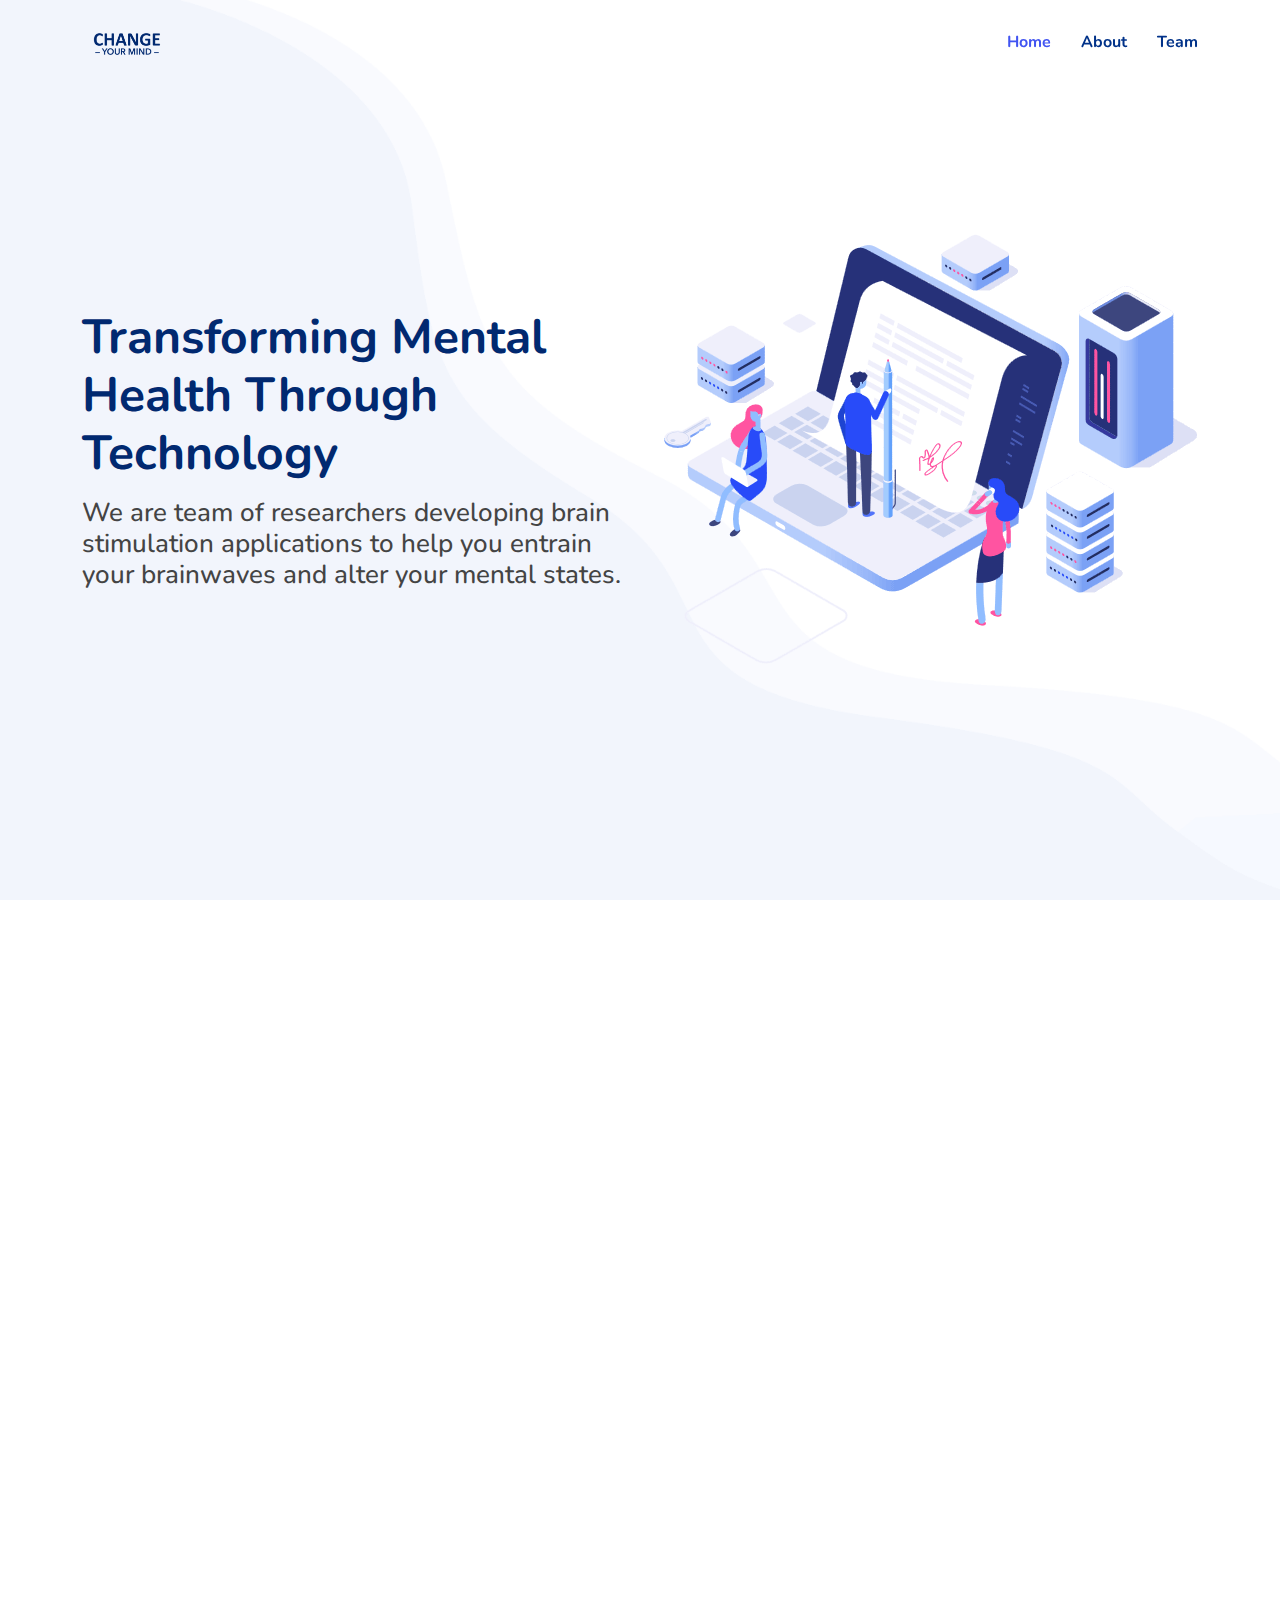
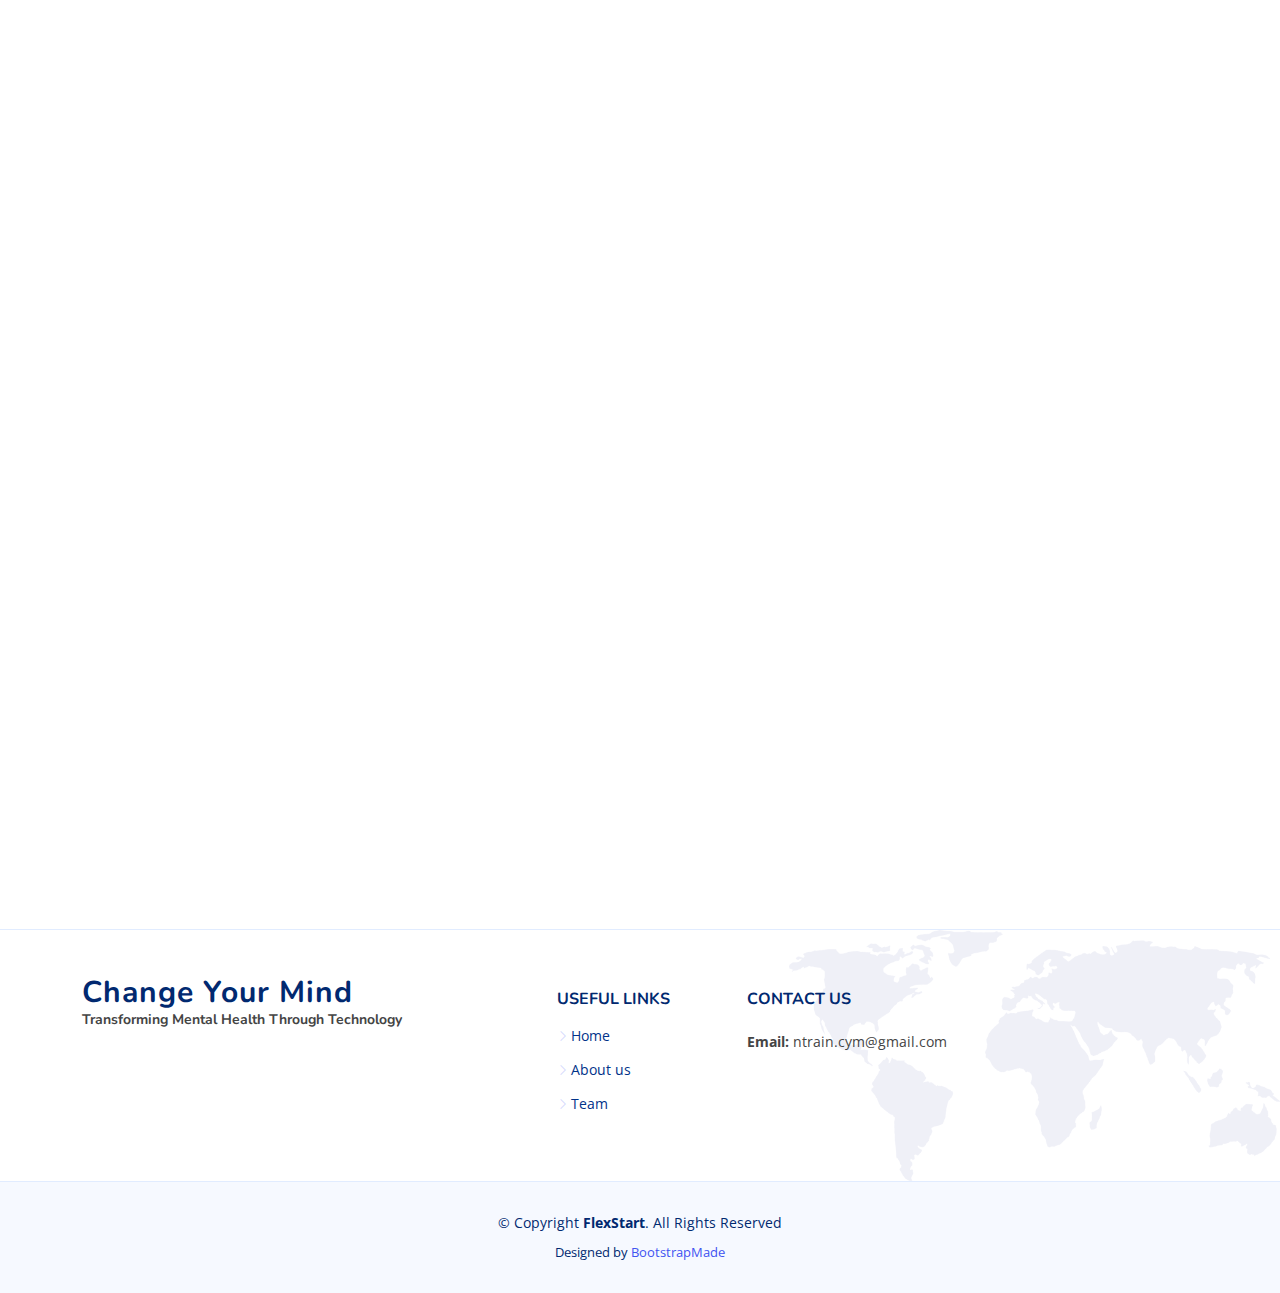
<file: index.html>
<!DOCTYPE html>
<html lang="en">

<head>
  <meta charset="utf-8">
  <meta content="width=device-width, initial-scale=1.0" name="viewport">

  <title>Change Your Mind</title>
  <meta content="" name="description">
  <meta content="" name="keywords">

  <!-- Favicons -->
  <link href="assets/img/favicon.ico" rel="icon">
  <link href="assets/img/apple-touch-icon.png" rel="apple-touch-icon">

  <!-- Google Fonts -->
  <link href="https://fonts.googleapis.com/css?family=Open+Sans:300,300i,400,400i,600,600i,700,700i|Nunito:300,300i,400,400i,600,600i,700,700i|Poppins:300,300i,400,400i,500,500i,600,600i,700,700i" rel="stylesheet">

  <!-- Vendor CSS Files -->
  <link href="assets/vendor/aos/aos.css" rel="stylesheet">
  <link href="assets/vendor/bootstrap/css/bootstrap.min.css" rel="stylesheet">
  <link href="assets/vendor/bootstrap-icons/bootstrap-icons.css" rel="stylesheet">
  <link href="assets/vendor/glightbox/css/glightbox.min.css" rel="stylesheet">
  <link href="assets/vendor/remixicon/remixicon.css" rel="stylesheet">
  <link href="assets/vendor/swiper/swiper-bundle.min.css" rel="stylesheet">

  <!-- Template Main CSS File -->
  <link href="assets/css/style.css" rel="stylesheet">

  <!-- =======================================================
  * Template Name: FlexStart
  * Updated: Jan 09 2024 with Bootstrap v5.3.2
  * Template URL: https://bootstrapmade.com/flexstart-bootstrap-startup-template/
  * Author: BootstrapMade.com
  * License: https://bootstrapmade.com/license/
  ======================================================== -->
</head>

<body>

  <!-- ======= Header ======= -->
  <header id="header" class="header fixed-top">
    <div class="container-fluid container-xl d-flex align-items-center justify-content-between">

      <a href="index.html" class="logo d-flex align-items-center">
        <img src="assets/img/cym.png" alt="">
        <!--<span>Change Your Mind</span>-->
      </a>

      <nav id="navbar" class="navbar">
        <ul>
          <li><a class="nav-link scrollto active" href="#hero">Home</a></li>
          <li><a class="nav-link scrollto" href="#about">About</a></li>
          <!-- <li><a class="nav-link scrollto" href="#services">Services</a></li>-->
          <!-- <li><a class="nav-link scrollto" href="#portfolio">Portfolio</a></li>-->
          <li><a class="nav-link scrollto" href="#team">Team</a></li>
          <!-- <li><a href="blog.html">Blog</a></li>-->
          <!--
          <li class="dropdown"><a href="#"><span>Drop Down</span> <i class="bi bi-chevron-down"></i></a>
            <ul>
              <li><a href="#">Drop Down 1</a></li>
              <li class="dropdown"><a href="#"><span>Deep Drop Down</span> <i class="bi bi-chevron-right"></i></a>
                <ul>
                  <li><a href="#">Deep Drop Down 1</a></li>
                  <li><a href="#">Deep Drop Down 2</a></li>
                  <li><a href="#">Deep Drop Down 3</a></li>
                  <li><a href="#">Deep Drop Down 4</a></li>
                  <li><a href="#">Deep Drop Down 5</a></li>
                </ul>
              </li>
              <li><a href="#">Drop Down 2</a></li>
              <li><a href="#">Drop Down 3</a></li>
              <li><a href="#">Drop Down 4</a></li>
            </ul>
          </li>

          <li class="dropdown megamenu"><a href="#"><span>Mega Menu</span> <i class="bi bi-chevron-down"></i></a>
            <ul>
              <li>
                <a href="#">Column 1 link 1</a>
                <a href="#">Column 1 link 2</a>
                <a href="#">Column 1 link 3</a>
              </li>
              <li>
                <a href="#">Column 2 link 1</a>
                <a href="#">Column 2 link 2</a>
                <a href="#">Column 3 link 3</a>
              </li>
              <li>
                <a href="#">Column 3 link 1</a>
                <a href="#">Column 3 link 2</a>
                <a href="#">Column 3 link 3</a>
              </li>
              <li>
                <a href="#">Column 4 link 1</a>
                <a href="#">Column 4 link 2</a>
                <a href="#">Column 4 link 3</a>
              </li>
            </ul>
          </li>
          

          <li><a class="nav-link scrollto" href="#contact">Contact</a></li>-->
          <!--<li><a class="getstarted scrollto" href="#about">Get Started</a></li>-->
        </ul>
        <i class="bi bi-list mobile-nav-toggle"></i>
      </nav><!-- .navbar -->

    </div>
  </header><!-- End Header -->

  <!-- ======= Hero Section ======= -->
  <section id="hero" class="hero d-flex align-items-center">

    <div class="container">
      <div class="row">
        <div class="col-lg-6 d-flex flex-column justify-content-center">
          <h1 data-aos="fade-up">Transforming Mental Health Through Technology</h1>
          <h2 data-aos="fade-up" data-aos-delay="400">We are team of researchers developing brain stimulation applications to help you entrain your brainwaves and alter your mental states.</h2>
          <!--<div data-aos="fade-up" data-aos-delay="600">
            <div class="text-center text-lg-start">
              <a href="#about" class="btn-get-started scrollto d-inline-flex align-items-center justify-content-center align-self-center">
                <span>Get Started</span>
                <i class="bi bi-arrow-right"></i>
              </a>
            </div>
          </div>-->
        </div>
        <div class="col-lg-6 hero-img" data-aos="zoom-out" data-aos-delay="200">
          <img src="assets/img/hero-img.png" class="img-fluid" alt="">
        </div>
      </div>
    </div>

  </section><!-- End Hero -->

  <main id="main">
    <!-- ======= About Section ======= -->
    <section id="about" class="about">

      <div class="container" data-aos="fade-up">
        <div class="row gx-0">

          <div class="col-lg-6 d-flex flex-column justify-content-center" data-aos="fade-up" data-aos-delay="200">
            <div class="content">
              <h3>Who We Are</h3>
              <h2>Step into a New Reality of Mental Well-being</h2>
              <p>
                At <b><i>Change Your Mind</i></b>, we're pioneering the intersection of technology and wellness. Founded by a team of passionate innovators, advised by academic neuroscience and neurology researchers, our mission is to harness the power of technology to revolutionize how we approach mental wellness. Our cutting-edge app, <b><i>N-Train</i></b>, offers a unique experience that entrains a client's brainwaves to produce positive changes in mental states, enhancing overall well-being and <i>dialing up</i> desired states.
              </p>
              <!--<div class="text-center text-lg-start">
                <a href="#" class="btn-read-more d-inline-flex align-items-center justify-content-center align-self-center">
                  <span>Read More</span>
                  <i class="bi bi-arrow-right"></i>
                </a>
              </div>-->
            </div>
          </div>

          <div class="col-lg-6 d-flex align-items-center" data-aos="zoom-out" data-aos-delay="200">
            <img src="assets/img/features.png" class="img-fluid" alt="">
          </div>

        </div>
      </div>

    </section><!-- End About Section -->

    <!-- ======= Team Section ======= -->
    <section id="team" class="team">

      <div class="container" data-aos="fade-up">

        <header class="section-header">
          <h2>Team</h2>
          <p>Our hardworking team</p>
        </header>

        <div class="row gy-4">

          <div class="col-lg-4 col-md-12 d-flex align-items-stretch" data-aos="fade-up" data-aos-delay="100">
            <div class="member">
              <div class="member-img">
                <img src="assets/img/team/frank_resized.png" class="img-fluid" alt="">
              </div>
              <div class="member-info">
                <h4>Dr. Franklin Tall</h4>
                <span>President</span>
                <p>Our president is a distinguished mathematical researcher in set theory and set-theoretic at the University of Toronto with an impressive portfolio of authored papers. Frank's interests extend beyond mathematics; he has a keen interest in the psychology of teaching and learning, as well as complementary and alternative medicine. As a testament to his diverse expertise, he is not only a certified Master Practitioner of Neurolinguistic Programming and a Reiki Master but also trained in hypnotherapy, and has published contributions to Nursing Science. His multifaceted background and commitment to research and holistic practices make him an exemplary leader for our venture in health-tech innovation.</p>
              </div>
            </div>
          </div>

          <div class="col-lg-4 col-md-12 d-flex align-items-stretch" data-aos="fade-up" data-aos-delay="200">
            <div class="member">
              <div class="member-img">
                <img src="assets/img/team/fernando_resized.png" class="img-fluid" alt="">
              </div>
              <div class="member-info">
                <h4>Fernando Yánez</h4>
                <span>Business Officer</span>
                <p>Our Business Officer, a former software engineer at Microsoft and a current doctoral student at the University of Toronto, brings a unique blend of technical expertise and collaborative spirit to our team. His successful venture into patent creation, resulting in three patents in less than two years, is a testament to his ability to translate complex ideas into accessible concepts. This skill was honed through extensive collaboration with diverse teams, emphasizing the value he places on multidisciplinary approaches. His transition to Applied Machine Learning and Human-Computer Interaction research within the University further solidified his commitment to fostering collaboration within innovation.</p>
              </div>
            </div>
          </div>

          <div class="col-lg-4 col-md-12 d-flex align-items-stretch" data-aos="fade-up" data-aos-delay="300">
            <div class="member">
              <div class="member-img">
                <img src="assets/img/team/andrii_resized.png" class="img-fluid" alt="">
              </div>
              <div class="member-info">
                <h4>Andrii Lenyshyn</h4>
                <span>Technology Officer</span>
                <p>Our Technology Officer, a doctoral student at the University of Toronto, brings a wealth of expertise and innovative thinking to our team. Specializing in projects that merge complex technological solutions with real-world healthcare needs, he works on replacing conventional paper-based cognitive assessments with immersive digital environments. His experience and ongoing research at the forefront of computational health and interaction underscores his capability to lead and innovate within our technology domain, ensuring that our products are not only technologically advanced but also deeply aligned with improving user health and experience.</p>
              </div>
            </div>
          </div>

        </div>

      </div>

    </section><!-- End Team Section -->

  </main><!-- End #main -->

  <!-- ======= Footer ======= -->
  <footer id="footer" class="footer">

    <div class="footer-top">
      <div class="container">
        <div class="row gy-4">
          <div class="col-lg-5 col-md-12 footer-info">
            <a href="index.html" class="logo d-flex align-items-center">
              <!--<img src="assets/img/cym.png" alt="">-->
              <span>Change Your Mind</span>
            </a>
            <p><b>Transforming Mental Health Through Technology</b></p>
            <!--
            <div class="social-links mt-3">
              <a href="#" class="twitter"><i class="bi bi-twitter"></i></a>
              <a href="#" class="facebook"><i class="bi bi-facebook"></i></a>
              <a href="#" class="instagram"><i class="bi bi-instagram"></i></a>
              <a href="#" class="linkedin"><i class="bi bi-linkedin"></i></a>
            </div>
            -->
          </div>

          <div class="col-lg-2 col-6 footer-links">
            <h4>Useful Links</h4>
            <ul>
              <li><i class="bi bi-chevron-right"></i> <a href="#hero">Home</a></li>
              <li><i class="bi bi-chevron-right"></i> <a href="#about">About us</a></li>
              <li><i class="bi bi-chevron-right"></i> <a href="#team">Team</a></li>
            </ul>
          </div>

          <div class="col-lg-3 col-md-12 footer-contact text-center text-md-start">
            <h4>Contact Us</h4>
            <p>
              <strong>Email:</strong> ntrain.cym@gmail.com<br>
            </p>

          </div>

        </div>
      </div>
    </div>

    <div class="container">
      <div class="copyright">
        &copy; Copyright <strong><span>FlexStart</span></strong>. All Rights Reserved
      </div>
      <div class="credits">
        <!-- All the links in the footer should remain intact. -->
        <!-- You can delete the links only if you purchased the pro version. -->
        <!-- Licensing information: https://bootstrapmade.com/license/ -->
        <!-- Purchase the pro version with working PHP/AJAX contact form: https://bootstrapmade.com/flexstart-bootstrap-startup-template/ -->
        Designed by <a href="https://bootstrapmade.com/">BootstrapMade</a>
      </div>
    </div>
  </footer><!-- End Footer -->

  <a href="#" class="back-to-top d-flex align-items-center justify-content-center"><i class="bi bi-arrow-up-short"></i></a>

  <!-- Vendor JS Files -->
  <script src="assets/vendor/purecounter/purecounter_vanilla.js"></script>
  <script src="assets/vendor/aos/aos.js"></script>
  <script src="assets/vendor/bootstrap/js/bootstrap.bundle.min.js"></script>
  <script src="assets/vendor/glightbox/js/glightbox.min.js"></script>
  <script src="assets/vendor/isotope-layout/isotope.pkgd.min.js"></script>
  <script src="assets/vendor/swiper/swiper-bundle.min.js"></script>
  <script src="assets/vendor/php-email-form/validate.js"></script>

  <!-- Template Main JS File -->
  <script src="assets/js/main.js"></script>

</body>

</html>
</file>
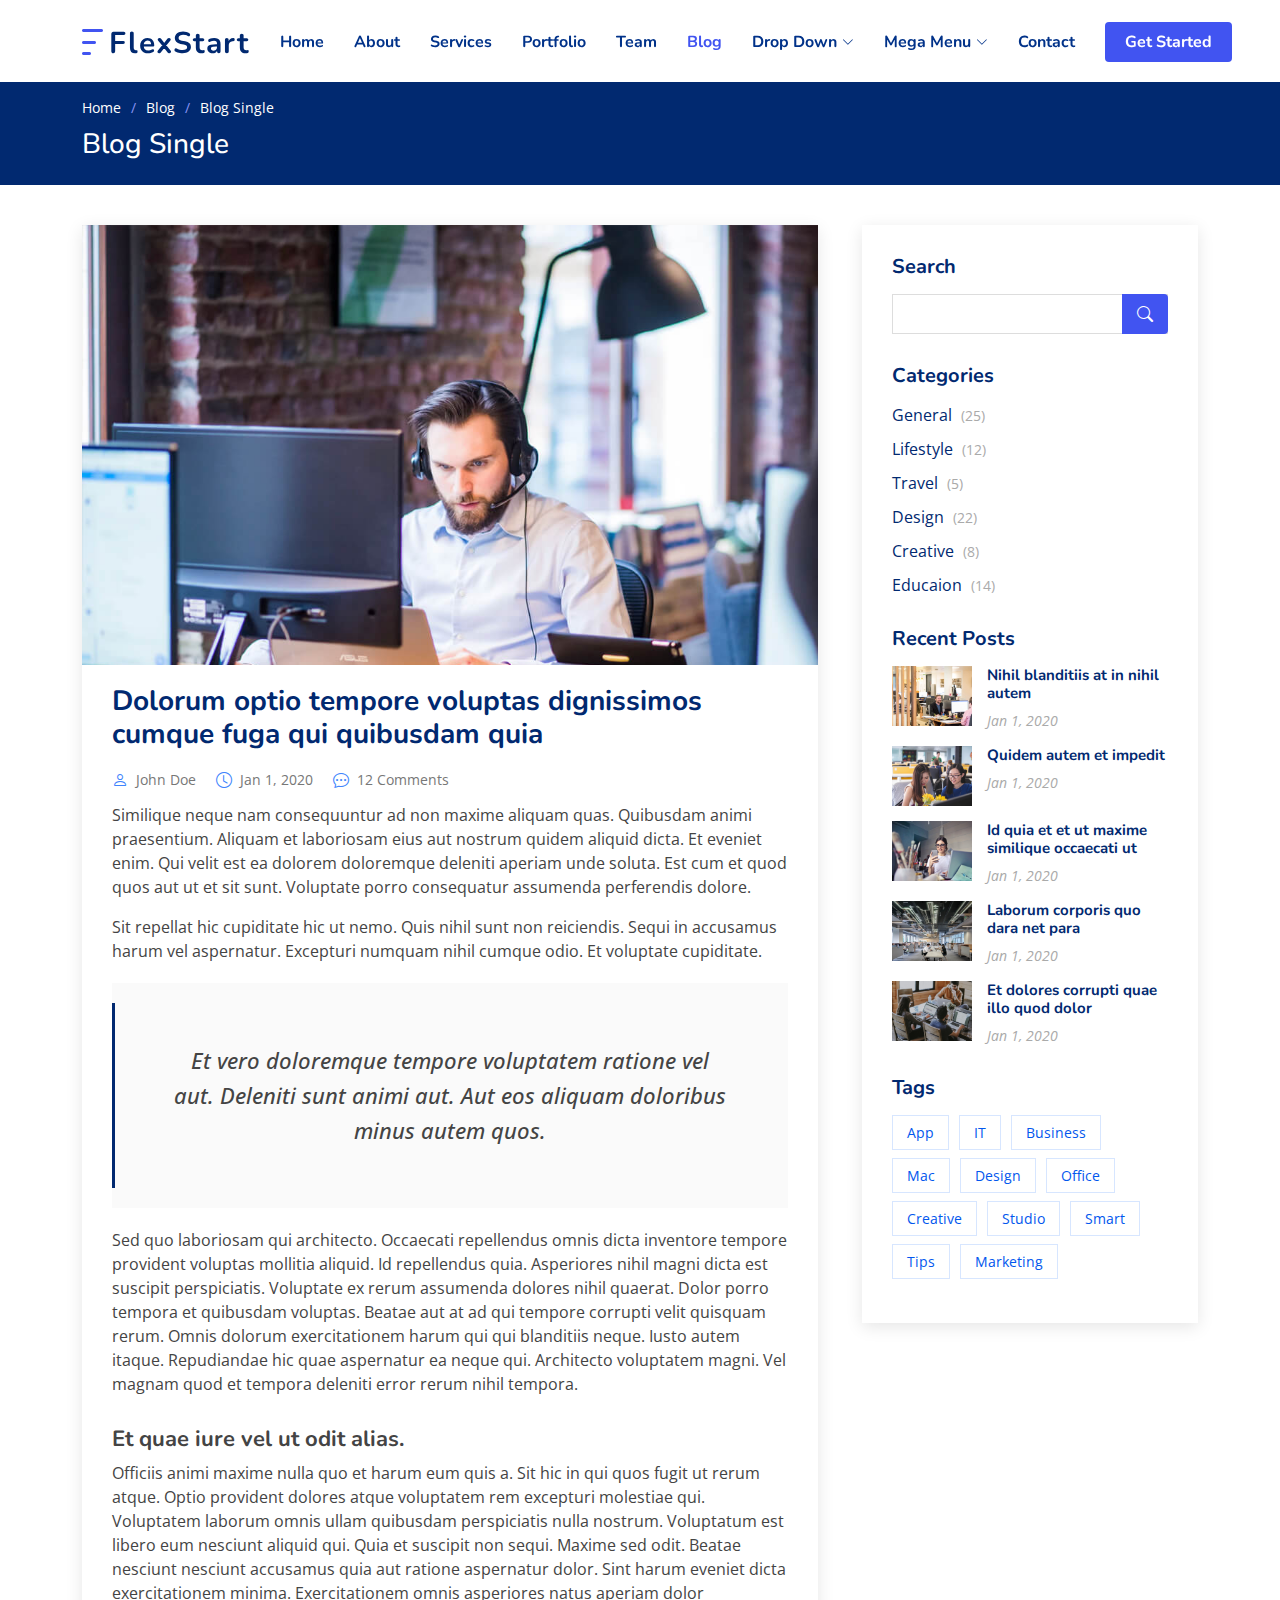
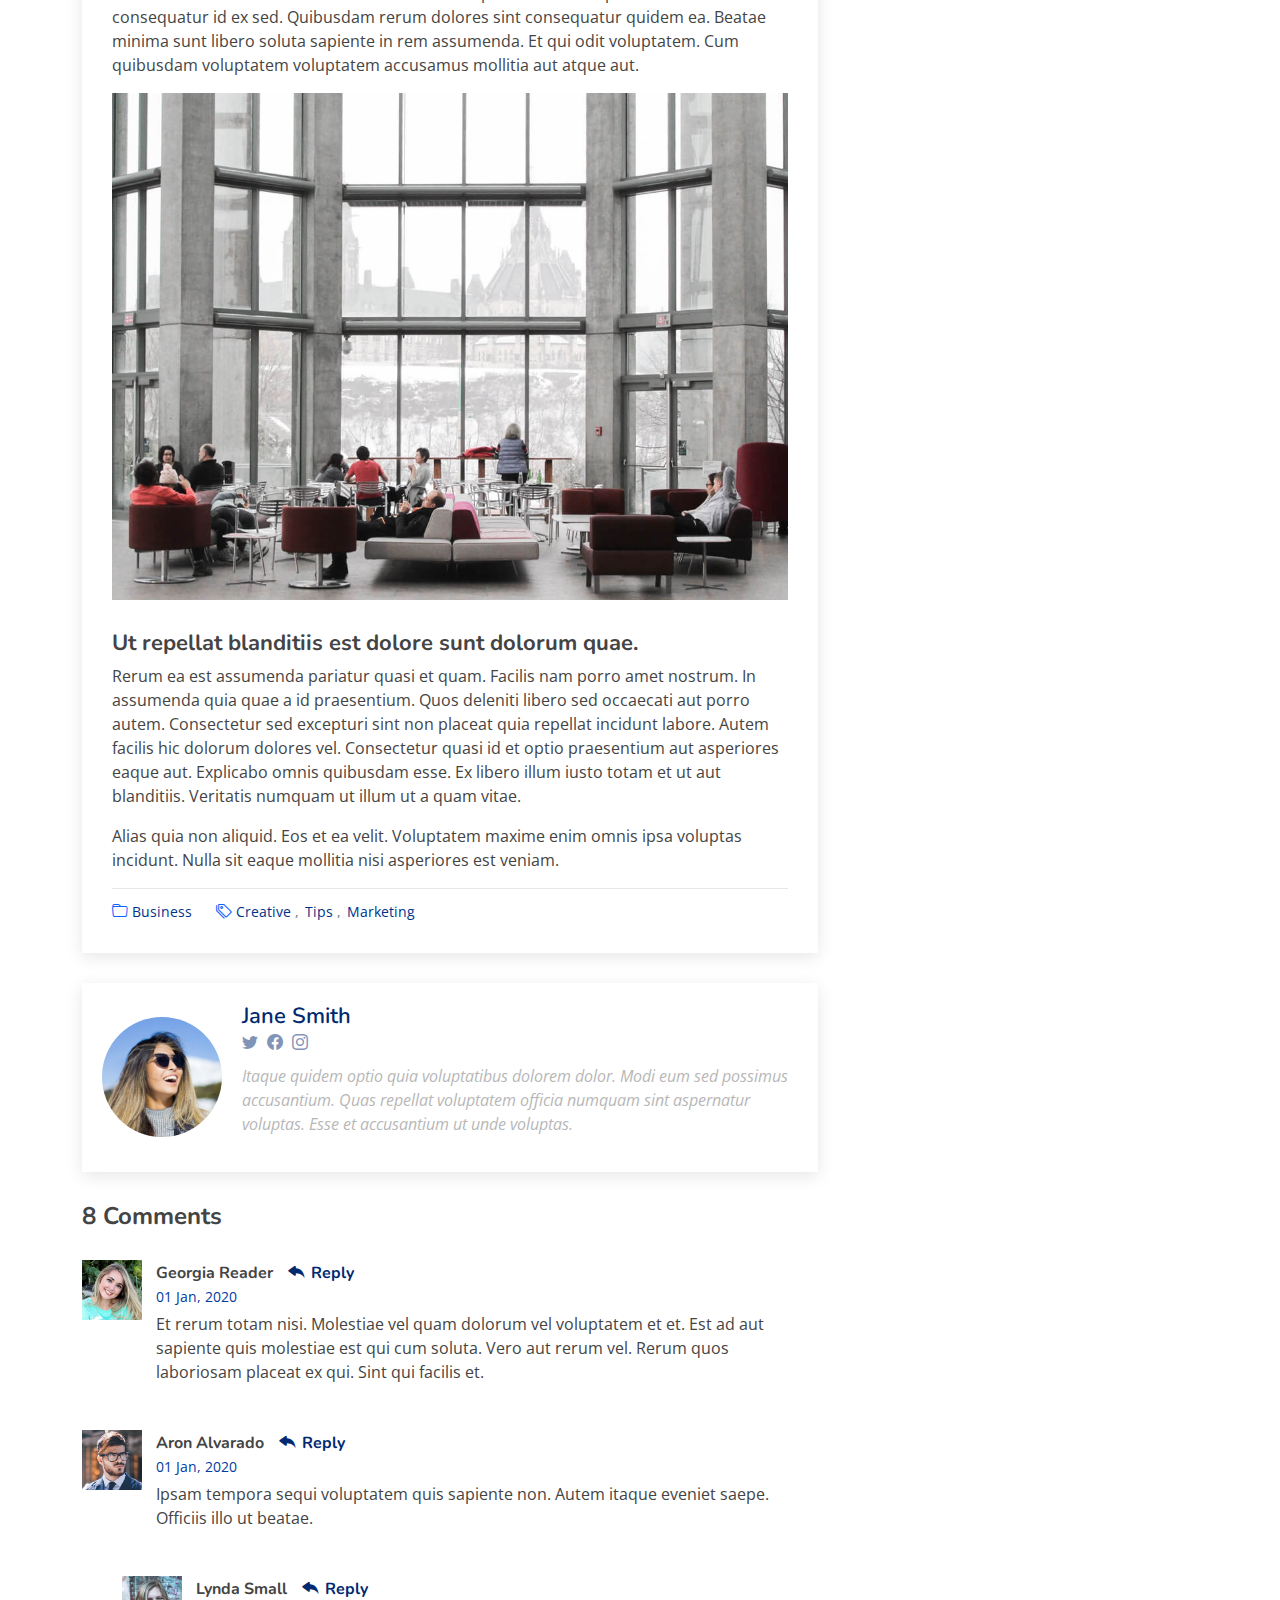
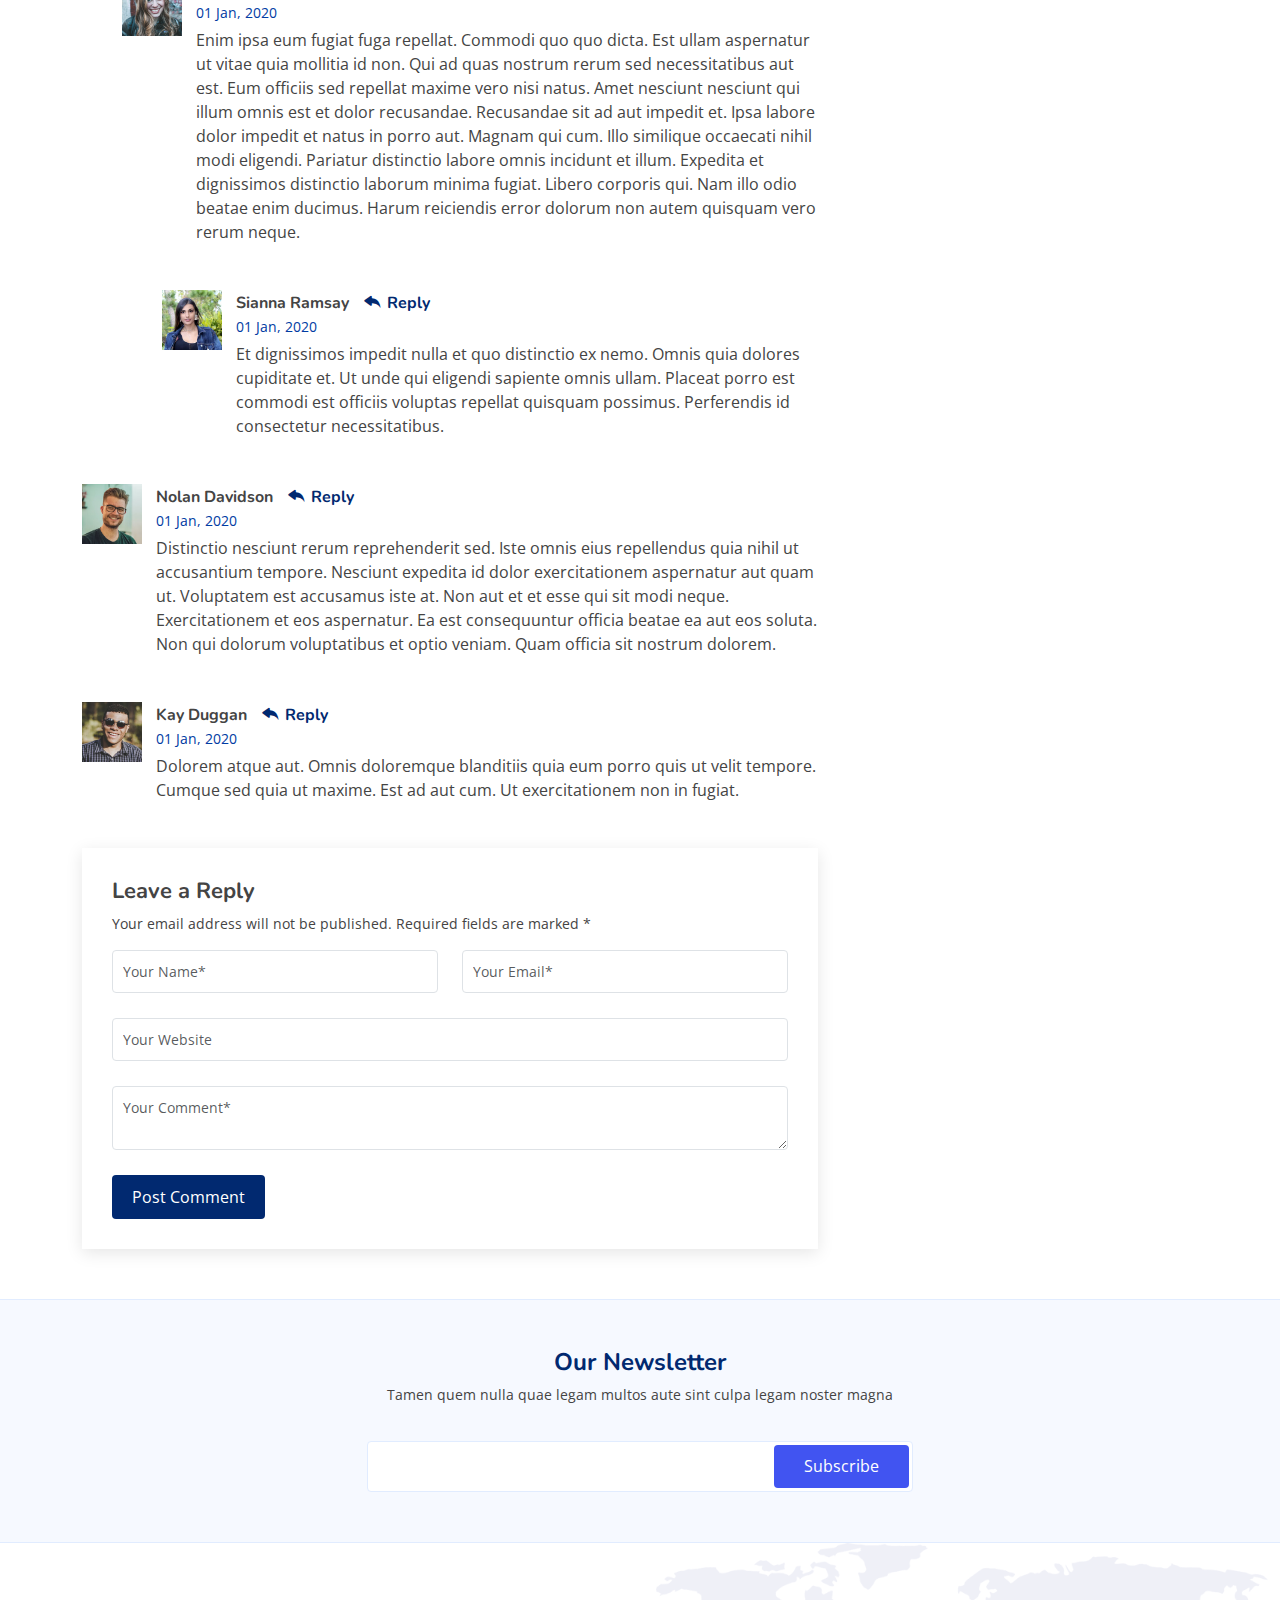
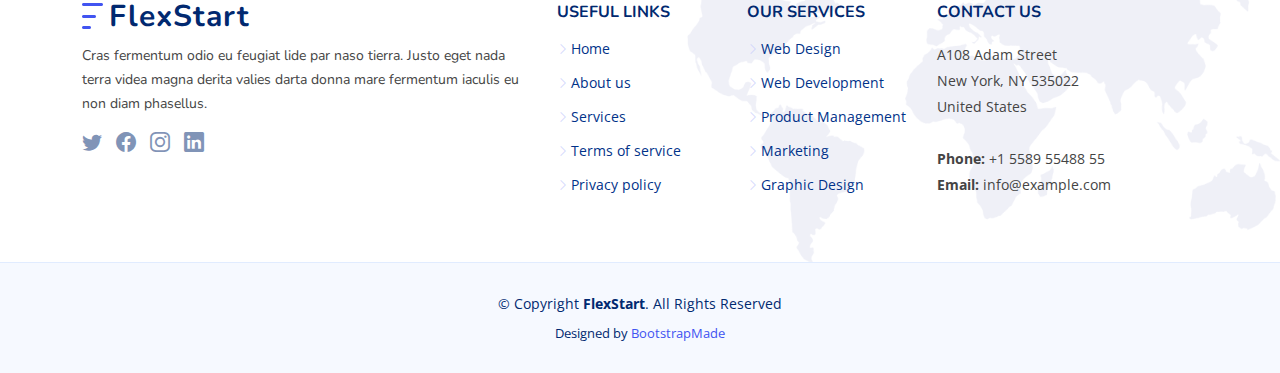
<file: blog-single.html>
<!DOCTYPE html>
<html lang="en">

<head>
  <meta charset="utf-8">
  <meta content="width=device-width, initial-scale=1.0" name="viewport">

  <title>Blog Single - FlexStart Bootstrap Template</title>
  <meta content="" name="description">
  <meta content="" name="keywords">

  <!-- Favicons -->
  <link href="assets/img/favicon.png" rel="icon">
  <link href="assets/img/apple-touch-icon.png" rel="apple-touch-icon">

  <!-- Google Fonts -->
  <link href="https://fonts.googleapis.com/css?family=Open+Sans:300,300i,400,400i,600,600i,700,700i|Nunito:300,300i,400,400i,600,600i,700,700i|Poppins:300,300i,400,400i,500,500i,600,600i,700,700i" rel="stylesheet">

  <!-- Vendor CSS Files -->
  <link href="assets/vendor/aos/aos.css" rel="stylesheet">
  <link href="assets/vendor/bootstrap/css/bootstrap.min.css" rel="stylesheet">
  <link href="assets/vendor/bootstrap-icons/bootstrap-icons.css" rel="stylesheet">
  <link href="assets/vendor/glightbox/css/glightbox.min.css" rel="stylesheet">
  <link href="assets/vendor/remixicon/remixicon.css" rel="stylesheet">
  <link href="assets/vendor/swiper/swiper-bundle.min.css" rel="stylesheet">

  <!-- Template Main CSS File -->
  <link href="assets/css/style.css" rel="stylesheet">

  <!-- =======================================================
  * Template Name: FlexStart
  * Updated: Jan 09 2024 with Bootstrap v5.3.2
  * Template URL: https://bootstrapmade.com/flexstart-bootstrap-startup-template/
  * Author: BootstrapMade.com
  * License: https://bootstrapmade.com/license/
  ======================================================== -->
</head>

<body>

  <!-- ======= Header ======= -->
  <header id="header" class="header fixed-top">
    <div class="container-fluid container-xl d-flex align-items-center justify-content-between">

      <a href="index.html" class="logo d-flex align-items-center">
        <img src="assets/img/logo.png" alt="">
        <span>FlexStart</span>
      </a>

      <nav id="navbar" class="navbar">
        <ul>
          <li><a class="nav-link scrollto " href="#hero">Home</a></li>
          <li><a class="nav-link scrollto" href="#about">About</a></li>
          <li><a class="nav-link scrollto" href="#services">Services</a></li>
          <li><a class="nav-link scrollto" href="#portfolio">Portfolio</a></li>
          <li><a class="nav-link scrollto" href="#team">Team</a></li>
          <li><a class="active" href="blog.html">Blog</a></li>
          <li class="dropdown"><a href="#"><span>Drop Down</span> <i class="bi bi-chevron-down"></i></a>
            <ul>
              <li><a href="#">Drop Down 1</a></li>
              <li class="dropdown"><a href="#"><span>Deep Drop Down</span> <i class="bi bi-chevron-right"></i></a>
                <ul>
                  <li><a href="#">Deep Drop Down 1</a></li>
                  <li><a href="#">Deep Drop Down 2</a></li>
                  <li><a href="#">Deep Drop Down 3</a></li>
                  <li><a href="#">Deep Drop Down 4</a></li>
                  <li><a href="#">Deep Drop Down 5</a></li>
                </ul>
              </li>
              <li><a href="#">Drop Down 2</a></li>
              <li><a href="#">Drop Down 3</a></li>
              <li><a href="#">Drop Down 4</a></li>
            </ul>
          </li>

          <li class="dropdown megamenu"><a href="#"><span>Mega Menu</span> <i class="bi bi-chevron-down"></i></a>
            <ul>
              <li>
                <a href="#">Column 1 link 1</a>
                <a href="#">Column 1 link 2</a>
                <a href="#">Column 1 link 3</a>
              </li>
              <li>
                <a href="#">Column 2 link 1</a>
                <a href="#">Column 2 link 2</a>
                <a href="#">Column 3 link 3</a>
              </li>
              <li>
                <a href="#">Column 3 link 1</a>
                <a href="#">Column 3 link 2</a>
                <a href="#">Column 3 link 3</a>
              </li>
              <li>
                <a href="#">Column 4 link 1</a>
                <a href="#">Column 4 link 2</a>
                <a href="#">Column 4 link 3</a>
              </li>
            </ul>
          </li>

          <li><a class="nav-link scrollto" href="#contact">Contact</a></li>
          <li><a class="getstarted scrollto" href="#about">Get Started</a></li>
        </ul>
        <i class="bi bi-list mobile-nav-toggle"></i>
      </nav><!-- .navbar -->

    </div>
  </header><!-- End Header -->

  <main id="main">

    <!-- ======= Breadcrumbs ======= -->
    <section class="breadcrumbs">
      <div class="container">

        <ol>
          <li><a href="index.html">Home</a></li>
          <li><a href="blog.html">Blog</a></li>
          <li>Blog Single</li>
        </ol>
        <h2>Blog Single</h2>

      </div>
    </section><!-- End Breadcrumbs -->

    <!-- ======= Blog Single Section ======= -->
    <section id="blog" class="blog">
      <div class="container" data-aos="fade-up">

        <div class="row">

          <div class="col-lg-8 entries">

            <article class="entry entry-single">

              <div class="entry-img">
                <img src="assets/img/blog/blog-1.jpg" alt="" class="img-fluid">
              </div>

              <h2 class="entry-title">
                <a href="blog-single.html">Dolorum optio tempore voluptas dignissimos cumque fuga qui quibusdam quia</a>
              </h2>

              <div class="entry-meta">
                <ul>
                  <li class="d-flex align-items-center"><i class="bi bi-person"></i> <a href="blog-single.html">John Doe</a></li>
                  <li class="d-flex align-items-center"><i class="bi bi-clock"></i> <a href="blog-single.html"><time datetime="2020-01-01">Jan 1, 2020</time></a></li>
                  <li class="d-flex align-items-center"><i class="bi bi-chat-dots"></i> <a href="blog-single.html">12 Comments</a></li>
                </ul>
              </div>

              <div class="entry-content">
                <p>
                  Similique neque nam consequuntur ad non maxime aliquam quas. Quibusdam animi praesentium. Aliquam et laboriosam eius aut nostrum quidem aliquid dicta.
                  Et eveniet enim. Qui velit est ea dolorem doloremque deleniti aperiam unde soluta. Est cum et quod quos aut ut et sit sunt. Voluptate porro consequatur assumenda perferendis dolore.
                </p>

                <p>
                  Sit repellat hic cupiditate hic ut nemo. Quis nihil sunt non reiciendis. Sequi in accusamus harum vel aspernatur. Excepturi numquam nihil cumque odio. Et voluptate cupiditate.
                </p>

                <blockquote>
                  <p>
                    Et vero doloremque tempore voluptatem ratione vel aut. Deleniti sunt animi aut. Aut eos aliquam doloribus minus autem quos.
                  </p>
                </blockquote>

                <p>
                  Sed quo laboriosam qui architecto. Occaecati repellendus omnis dicta inventore tempore provident voluptas mollitia aliquid. Id repellendus quia. Asperiores nihil magni dicta est suscipit perspiciatis. Voluptate ex rerum assumenda dolores nihil quaerat.
                  Dolor porro tempora et quibusdam voluptas. Beatae aut at ad qui tempore corrupti velit quisquam rerum. Omnis dolorum exercitationem harum qui qui blanditiis neque.
                  Iusto autem itaque. Repudiandae hic quae aspernatur ea neque qui. Architecto voluptatem magni. Vel magnam quod et tempora deleniti error rerum nihil tempora.
                </p>

                <h3>Et quae iure vel ut odit alias.</h3>
                <p>
                  Officiis animi maxime nulla quo et harum eum quis a. Sit hic in qui quos fugit ut rerum atque. Optio provident dolores atque voluptatem rem excepturi molestiae qui. Voluptatem laborum omnis ullam quibusdam perspiciatis nulla nostrum. Voluptatum est libero eum nesciunt aliquid qui.
                  Quia et suscipit non sequi. Maxime sed odit. Beatae nesciunt nesciunt accusamus quia aut ratione aspernatur dolor. Sint harum eveniet dicta exercitationem minima. Exercitationem omnis asperiores natus aperiam dolor consequatur id ex sed. Quibusdam rerum dolores sint consequatur quidem ea.
                  Beatae minima sunt libero soluta sapiente in rem assumenda. Et qui odit voluptatem. Cum quibusdam voluptatem voluptatem accusamus mollitia aut atque aut.
                </p>
                <img src="assets/img/blog/blog-inside-post.jpg" class="img-fluid" alt="">

                <h3>Ut repellat blanditiis est dolore sunt dolorum quae.</h3>
                <p>
                  Rerum ea est assumenda pariatur quasi et quam. Facilis nam porro amet nostrum. In assumenda quia quae a id praesentium. Quos deleniti libero sed occaecati aut porro autem. Consectetur sed excepturi sint non placeat quia repellat incidunt labore. Autem facilis hic dolorum dolores vel.
                  Consectetur quasi id et optio praesentium aut asperiores eaque aut. Explicabo omnis quibusdam esse. Ex libero illum iusto totam et ut aut blanditiis. Veritatis numquam ut illum ut a quam vitae.
                </p>
                <p>
                  Alias quia non aliquid. Eos et ea velit. Voluptatem maxime enim omnis ipsa voluptas incidunt. Nulla sit eaque mollitia nisi asperiores est veniam.
                </p>

              </div>

              <div class="entry-footer">
                <i class="bi bi-folder"></i>
                <ul class="cats">
                  <li><a href="#">Business</a></li>
                </ul>

                <i class="bi bi-tags"></i>
                <ul class="tags">
                  <li><a href="#">Creative</a></li>
                  <li><a href="#">Tips</a></li>
                  <li><a href="#">Marketing</a></li>
                </ul>
              </div>

            </article><!-- End blog entry -->

            <div class="blog-author d-flex align-items-center">
              <img src="assets/img/blog/blog-author.jpg" class="rounded-circle float-left" alt="">
              <div>
                <h4>Jane Smith</h4>
                <div class="social-links">
                  <a href="https://twitters.com/#"><i class="bi bi-twitter"></i></a>
                  <a href="https://facebook.com/#"><i class="bi bi-facebook"></i></a>
                  <a href="https://instagram.com/#"><i class="biu bi-instagram"></i></a>
                </div>
                <p>
                  Itaque quidem optio quia voluptatibus dolorem dolor. Modi eum sed possimus accusantium. Quas repellat voluptatem officia numquam sint aspernatur voluptas. Esse et accusantium ut unde voluptas.
                </p>
              </div>
            </div><!-- End blog author bio -->

            <div class="blog-comments">

              <h4 class="comments-count">8 Comments</h4>

              <div id="comment-1" class="comment">
                <div class="d-flex">
                  <div class="comment-img"><img src="assets/img/blog/comments-1.jpg" alt=""></div>
                  <div>
                    <h5><a href="">Georgia Reader</a> <a href="#" class="reply"><i class="bi bi-reply-fill"></i> Reply</a></h5>
                    <time datetime="2020-01-01">01 Jan, 2020</time>
                    <p>
                      Et rerum totam nisi. Molestiae vel quam dolorum vel voluptatem et et. Est ad aut sapiente quis molestiae est qui cum soluta.
                      Vero aut rerum vel. Rerum quos laboriosam placeat ex qui. Sint qui facilis et.
                    </p>
                  </div>
                </div>
              </div><!-- End comment #1 -->

              <div id="comment-2" class="comment">
                <div class="d-flex">
                  <div class="comment-img"><img src="assets/img/blog/comments-2.jpg" alt=""></div>
                  <div>
                    <h5><a href="">Aron Alvarado</a> <a href="#" class="reply"><i class="bi bi-reply-fill"></i> Reply</a></h5>
                    <time datetime="2020-01-01">01 Jan, 2020</time>
                    <p>
                      Ipsam tempora sequi voluptatem quis sapiente non. Autem itaque eveniet saepe. Officiis illo ut beatae.
                    </p>
                  </div>
                </div>

                <div id="comment-reply-1" class="comment comment-reply">
                  <div class="d-flex">
                    <div class="comment-img"><img src="assets/img/blog/comments-3.jpg" alt=""></div>
                    <div>
                      <h5><a href="">Lynda Small</a> <a href="#" class="reply"><i class="bi bi-reply-fill"></i> Reply</a></h5>
                      <time datetime="2020-01-01">01 Jan, 2020</time>
                      <p>
                        Enim ipsa eum fugiat fuga repellat. Commodi quo quo dicta. Est ullam aspernatur ut vitae quia mollitia id non. Qui ad quas nostrum rerum sed necessitatibus aut est. Eum officiis sed repellat maxime vero nisi natus. Amet nesciunt nesciunt qui illum omnis est et dolor recusandae.

                        Recusandae sit ad aut impedit et. Ipsa labore dolor impedit et natus in porro aut. Magnam qui cum. Illo similique occaecati nihil modi eligendi. Pariatur distinctio labore omnis incidunt et illum. Expedita et dignissimos distinctio laborum minima fugiat.

                        Libero corporis qui. Nam illo odio beatae enim ducimus. Harum reiciendis error dolorum non autem quisquam vero rerum neque.
                      </p>
                    </div>
                  </div>

                  <div id="comment-reply-2" class="comment comment-reply">
                    <div class="d-flex">
                      <div class="comment-img"><img src="assets/img/blog/comments-4.jpg" alt=""></div>
                      <div>
                        <h5><a href="">Sianna Ramsay</a> <a href="#" class="reply"><i class="bi bi-reply-fill"></i> Reply</a></h5>
                        <time datetime="2020-01-01">01 Jan, 2020</time>
                        <p>
                          Et dignissimos impedit nulla et quo distinctio ex nemo. Omnis quia dolores cupiditate et. Ut unde qui eligendi sapiente omnis ullam. Placeat porro est commodi est officiis voluptas repellat quisquam possimus. Perferendis id consectetur necessitatibus.
                        </p>
                      </div>
                    </div>

                  </div><!-- End comment reply #2-->

                </div><!-- End comment reply #1-->

              </div><!-- End comment #2-->

              <div id="comment-3" class="comment">
                <div class="d-flex">
                  <div class="comment-img"><img src="assets/img/blog/comments-5.jpg" alt=""></div>
                  <div>
                    <h5><a href="">Nolan Davidson</a> <a href="#" class="reply"><i class="bi bi-reply-fill"></i> Reply</a></h5>
                    <time datetime="2020-01-01">01 Jan, 2020</time>
                    <p>
                      Distinctio nesciunt rerum reprehenderit sed. Iste omnis eius repellendus quia nihil ut accusantium tempore. Nesciunt expedita id dolor exercitationem aspernatur aut quam ut. Voluptatem est accusamus iste at.
                      Non aut et et esse qui sit modi neque. Exercitationem et eos aspernatur. Ea est consequuntur officia beatae ea aut eos soluta. Non qui dolorum voluptatibus et optio veniam. Quam officia sit nostrum dolorem.
                    </p>
                  </div>
                </div>

              </div><!-- End comment #3 -->

              <div id="comment-4" class="comment">
                <div class="d-flex">
                  <div class="comment-img"><img src="assets/img/blog/comments-6.jpg" alt=""></div>
                  <div>
                    <h5><a href="">Kay Duggan</a> <a href="#" class="reply"><i class="bi bi-reply-fill"></i> Reply</a></h5>
                    <time datetime="2020-01-01">01 Jan, 2020</time>
                    <p>
                      Dolorem atque aut. Omnis doloremque blanditiis quia eum porro quis ut velit tempore. Cumque sed quia ut maxime. Est ad aut cum. Ut exercitationem non in fugiat.
                    </p>
                  </div>
                </div>

              </div><!-- End comment #4 -->

              <div class="reply-form">
                <h4>Leave a Reply</h4>
                <p>Your email address will not be published. Required fields are marked * </p>
                <form action="">
                  <div class="row">
                    <div class="col-md-6 form-group">
                      <input name="name" type="text" class="form-control" placeholder="Your Name*">
                    </div>
                    <div class="col-md-6 form-group">
                      <input name="email" type="text" class="form-control" placeholder="Your Email*">
                    </div>
                  </div>
                  <div class="row">
                    <div class="col form-group">
                      <input name="website" type="text" class="form-control" placeholder="Your Website">
                    </div>
                  </div>
                  <div class="row">
                    <div class="col form-group">
                      <textarea name="comment" class="form-control" placeholder="Your Comment*"></textarea>
                    </div>
                  </div>
                  <button type="submit" class="btn btn-primary">Post Comment</button>

                </form>

              </div>

            </div><!-- End blog comments -->

          </div><!-- End blog entries list -->

          <div class="col-lg-4">

            <div class="sidebar">

              <h3 class="sidebar-title">Search</h3>
              <div class="sidebar-item search-form">
                <form action="">
                  <input type="text">
                  <button type="submit"><i class="bi bi-search"></i></button>
                </form>
              </div><!-- End sidebar search formn-->

              <h3 class="sidebar-title">Categories</h3>
              <div class="sidebar-item categories">
                <ul>
                  <li><a href="#">General <span>(25)</span></a></li>
                  <li><a href="#">Lifestyle <span>(12)</span></a></li>
                  <li><a href="#">Travel <span>(5)</span></a></li>
                  <li><a href="#">Design <span>(22)</span></a></li>
                  <li><a href="#">Creative <span>(8)</span></a></li>
                  <li><a href="#">Educaion <span>(14)</span></a></li>
                </ul>
              </div><!-- End sidebar categories-->

              <h3 class="sidebar-title">Recent Posts</h3>
              <div class="sidebar-item recent-posts">
                <div class="post-item clearfix">
                  <img src="assets/img/blog/blog-recent-1.jpg" alt="">
                  <h4><a href="blog-single.html">Nihil blanditiis at in nihil autem</a></h4>
                  <time datetime="2020-01-01">Jan 1, 2020</time>
                </div>

                <div class="post-item clearfix">
                  <img src="assets/img/blog/blog-recent-2.jpg" alt="">
                  <h4><a href="blog-single.html">Quidem autem et impedit</a></h4>
                  <time datetime="2020-01-01">Jan 1, 2020</time>
                </div>

                <div class="post-item clearfix">
                  <img src="assets/img/blog/blog-recent-3.jpg" alt="">
                  <h4><a href="blog-single.html">Id quia et et ut maxime similique occaecati ut</a></h4>
                  <time datetime="2020-01-01">Jan 1, 2020</time>
                </div>

                <div class="post-item clearfix">
                  <img src="assets/img/blog/blog-recent-4.jpg" alt="">
                  <h4><a href="blog-single.html">Laborum corporis quo dara net para</a></h4>
                  <time datetime="2020-01-01">Jan 1, 2020</time>
                </div>

                <div class="post-item clearfix">
                  <img src="assets/img/blog/blog-recent-5.jpg" alt="">
                  <h4><a href="blog-single.html">Et dolores corrupti quae illo quod dolor</a></h4>
                  <time datetime="2020-01-01">Jan 1, 2020</time>
                </div>

              </div><!-- End sidebar recent posts-->

              <h3 class="sidebar-title">Tags</h3>
              <div class="sidebar-item tags">
                <ul>
                  <li><a href="#">App</a></li>
                  <li><a href="#">IT</a></li>
                  <li><a href="#">Business</a></li>
                  <li><a href="#">Mac</a></li>
                  <li><a href="#">Design</a></li>
                  <li><a href="#">Office</a></li>
                  <li><a href="#">Creative</a></li>
                  <li><a href="#">Studio</a></li>
                  <li><a href="#">Smart</a></li>
                  <li><a href="#">Tips</a></li>
                  <li><a href="#">Marketing</a></li>
                </ul>
              </div><!-- End sidebar tags-->

            </div><!-- End sidebar -->

          </div><!-- End blog sidebar -->

        </div>

      </div>
    </section><!-- End Blog Single Section -->

  </main><!-- End #main -->

  <!-- ======= Footer ======= -->
  <footer id="footer" class="footer">

    <div class="footer-newsletter">
      <div class="container">
        <div class="row justify-content-center">
          <div class="col-lg-12 text-center">
            <h4>Our Newsletter</h4>
            <p>Tamen quem nulla quae legam multos aute sint culpa legam noster magna</p>
          </div>
          <div class="col-lg-6">
            <form action="" method="post">
              <input type="email" name="email"><input type="submit" value="Subscribe">
            </form>
          </div>
        </div>
      </div>
    </div>

    <div class="footer-top">
      <div class="container">
        <div class="row gy-4">
          <div class="col-lg-5 col-md-12 footer-info">
            <a href="index.html" class="logo d-flex align-items-center">
              <img src="assets/img/logo.png" alt="">
              <span>FlexStart</span>
            </a>
            <p>Cras fermentum odio eu feugiat lide par naso tierra. Justo eget nada terra videa magna derita valies darta donna mare fermentum iaculis eu non diam phasellus.</p>
            <div class="social-links mt-3">
              <a href="#" class="twitter"><i class="bi bi-twitter"></i></a>
              <a href="#" class="facebook"><i class="bi bi-facebook"></i></a>
              <a href="#" class="instagram"><i class="bi bi-instagram"></i></a>
              <a href="#" class="linkedin"><i class="bi bi-linkedin"></i></a>
            </div>
          </div>

          <div class="col-lg-2 col-6 footer-links">
            <h4>Useful Links</h4>
            <ul>
              <li><i class="bi bi-chevron-right"></i> <a href="#">Home</a></li>
              <li><i class="bi bi-chevron-right"></i> <a href="#">About us</a></li>
              <li><i class="bi bi-chevron-right"></i> <a href="#">Services</a></li>
              <li><i class="bi bi-chevron-right"></i> <a href="#">Terms of service</a></li>
              <li><i class="bi bi-chevron-right"></i> <a href="#">Privacy policy</a></li>
            </ul>
          </div>

          <div class="col-lg-2 col-6 footer-links">
            <h4>Our Services</h4>
            <ul>
              <li><i class="bi bi-chevron-right"></i> <a href="#">Web Design</a></li>
              <li><i class="bi bi-chevron-right"></i> <a href="#">Web Development</a></li>
              <li><i class="bi bi-chevron-right"></i> <a href="#">Product Management</a></li>
              <li><i class="bi bi-chevron-right"></i> <a href="#">Marketing</a></li>
              <li><i class="bi bi-chevron-right"></i> <a href="#">Graphic Design</a></li>
            </ul>
          </div>

          <div class="col-lg-3 col-md-12 footer-contact text-center text-md-start">
            <h4>Contact Us</h4>
            <p>
              A108 Adam Street <br>
              New York, NY 535022<br>
              United States <br><br>
              <strong>Phone:</strong> +1 5589 55488 55<br>
              <strong>Email:</strong> info@example.com<br>
            </p>

          </div>

        </div>
      </div>
    </div>

    <div class="container">
      <div class="copyright">
        &copy; Copyright <strong><span>FlexStart</span></strong>. All Rights Reserved
      </div>
      <div class="credits">
        <!-- All the links in the footer should remain intact. -->
        <!-- You can delete the links only if you purchased the pro version. -->
        <!-- Licensing information: https://bootstrapmade.com/license/ -->
        <!-- Purchase the pro version with working PHP/AJAX contact form: https://bootstrapmade.com/flexstart-bootstrap-startup-template/ -->
        Designed by <a href="https://bootstrapmade.com/">BootstrapMade</a>
      </div>
    </div>
  </footer><!-- End Footer -->

  <a href="#" class="back-to-top d-flex align-items-center justify-content-center"><i class="bi bi-arrow-up-short"></i></a>

  <!-- Vendor JS Files -->
  <script src="assets/vendor/purecounter/purecounter_vanilla.js"></script>
  <script src="assets/vendor/aos/aos.js"></script>
  <script src="assets/vendor/bootstrap/js/bootstrap.bundle.min.js"></script>
  <script src="assets/vendor/glightbox/js/glightbox.min.js"></script>
  <script src="assets/vendor/isotope-layout/isotope.pkgd.min.js"></script>
  <script src="assets/vendor/swiper/swiper-bundle.min.js"></script>
  <script src="assets/vendor/php-email-form/validate.js"></script>

  <!-- Template Main JS File -->
  <script src="assets/js/main.js"></script>

</body>

</html>
</file>
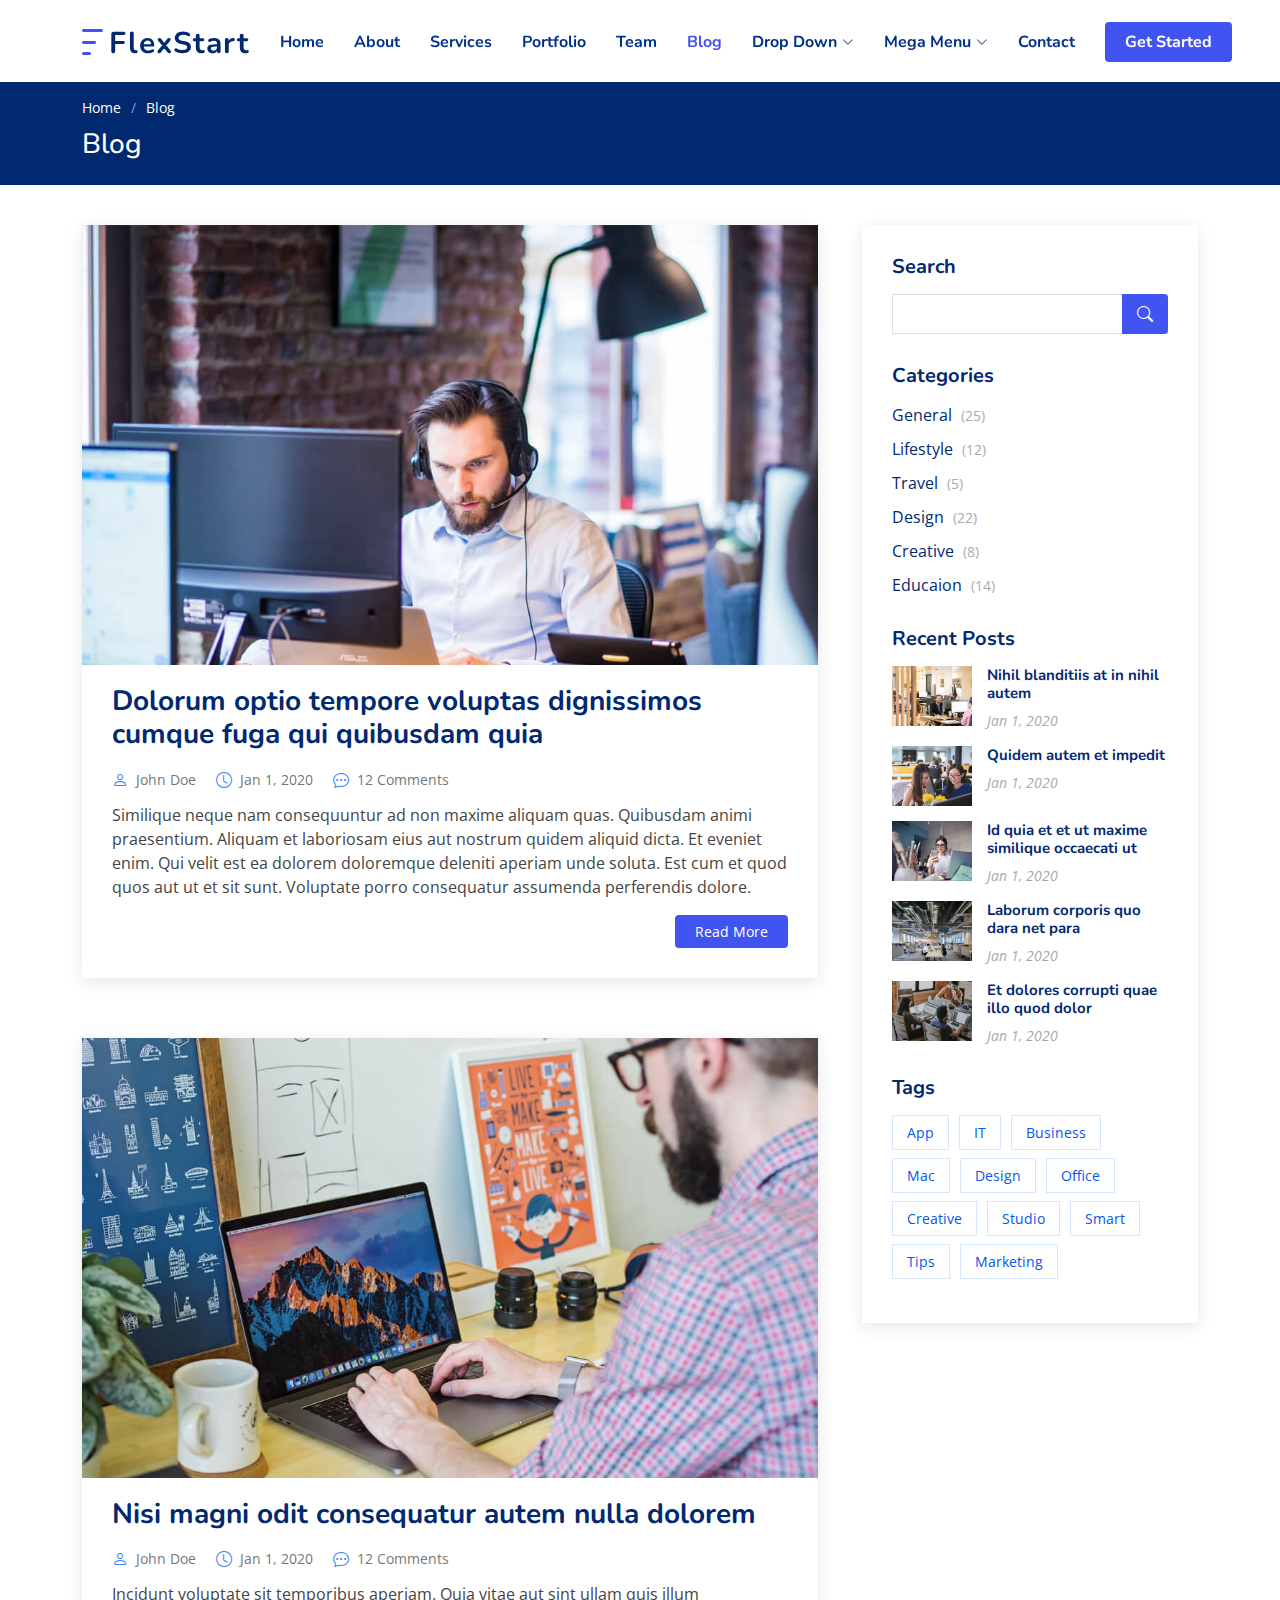
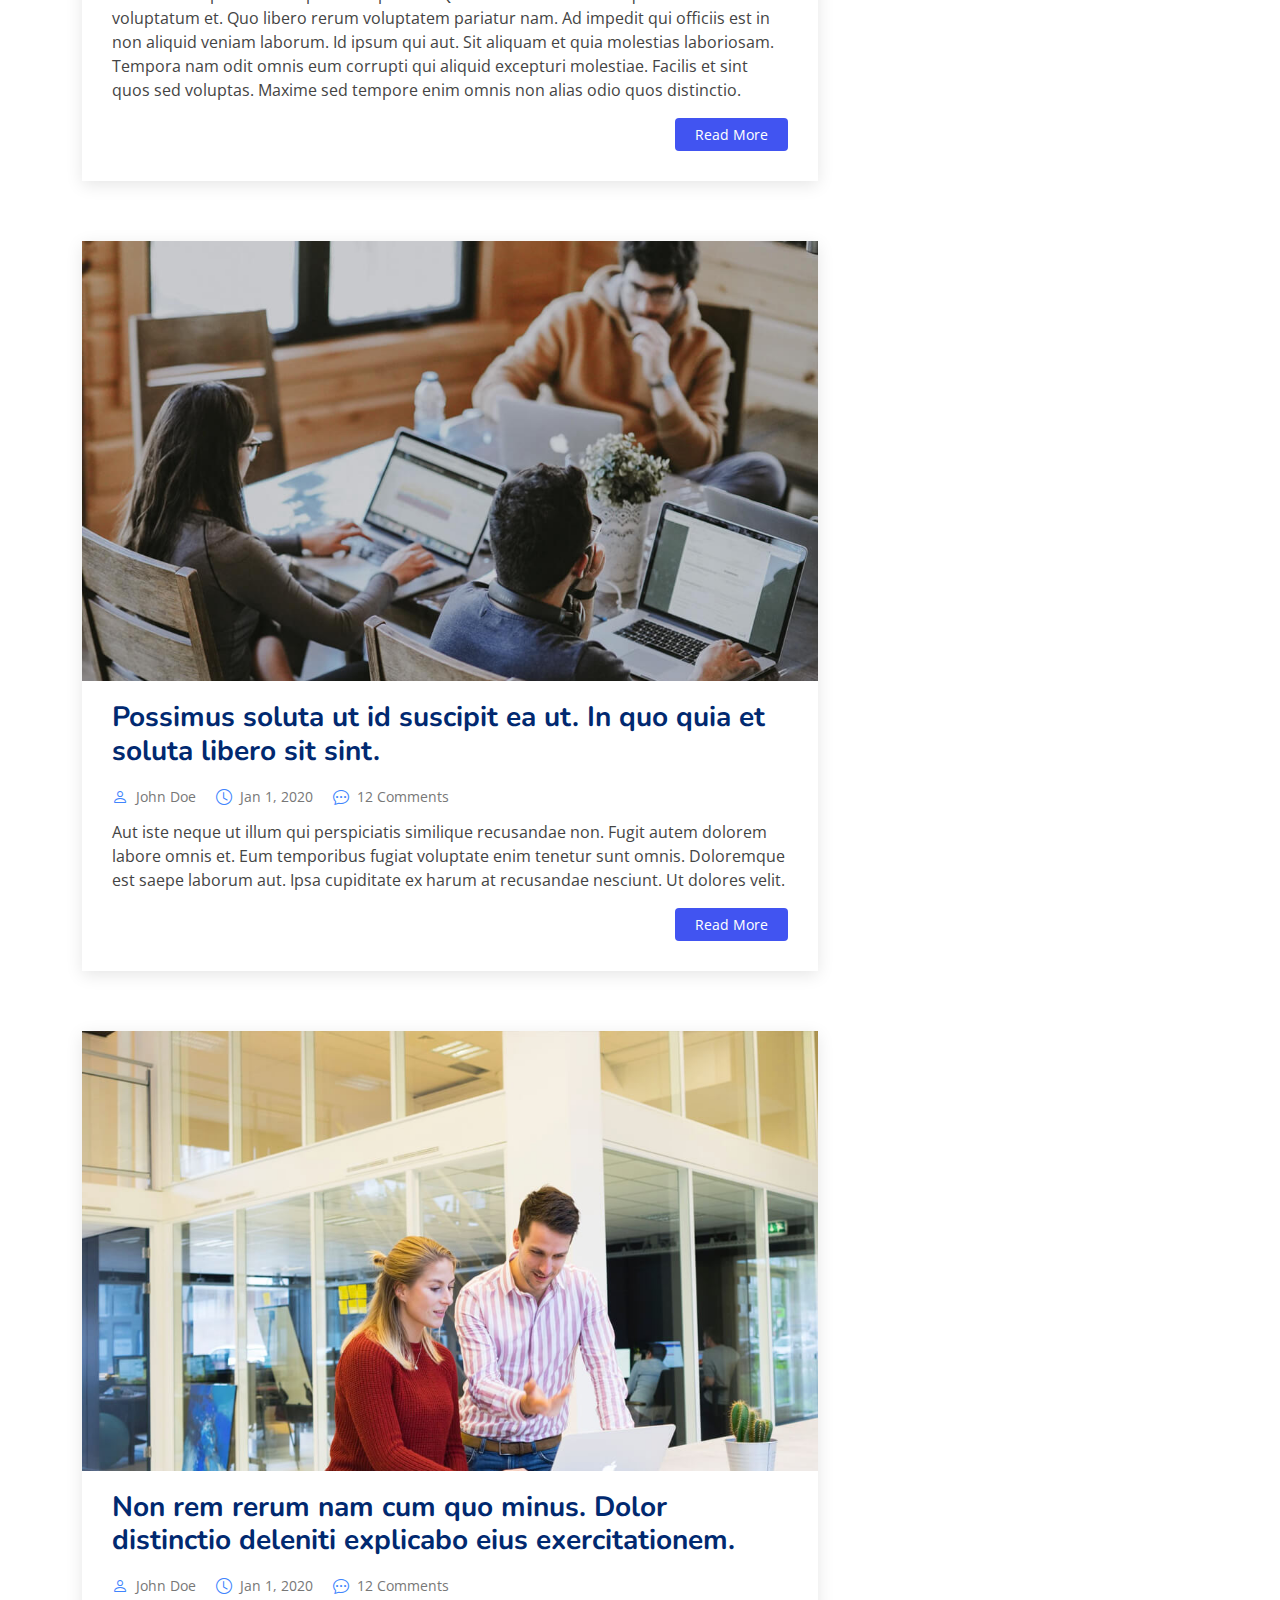
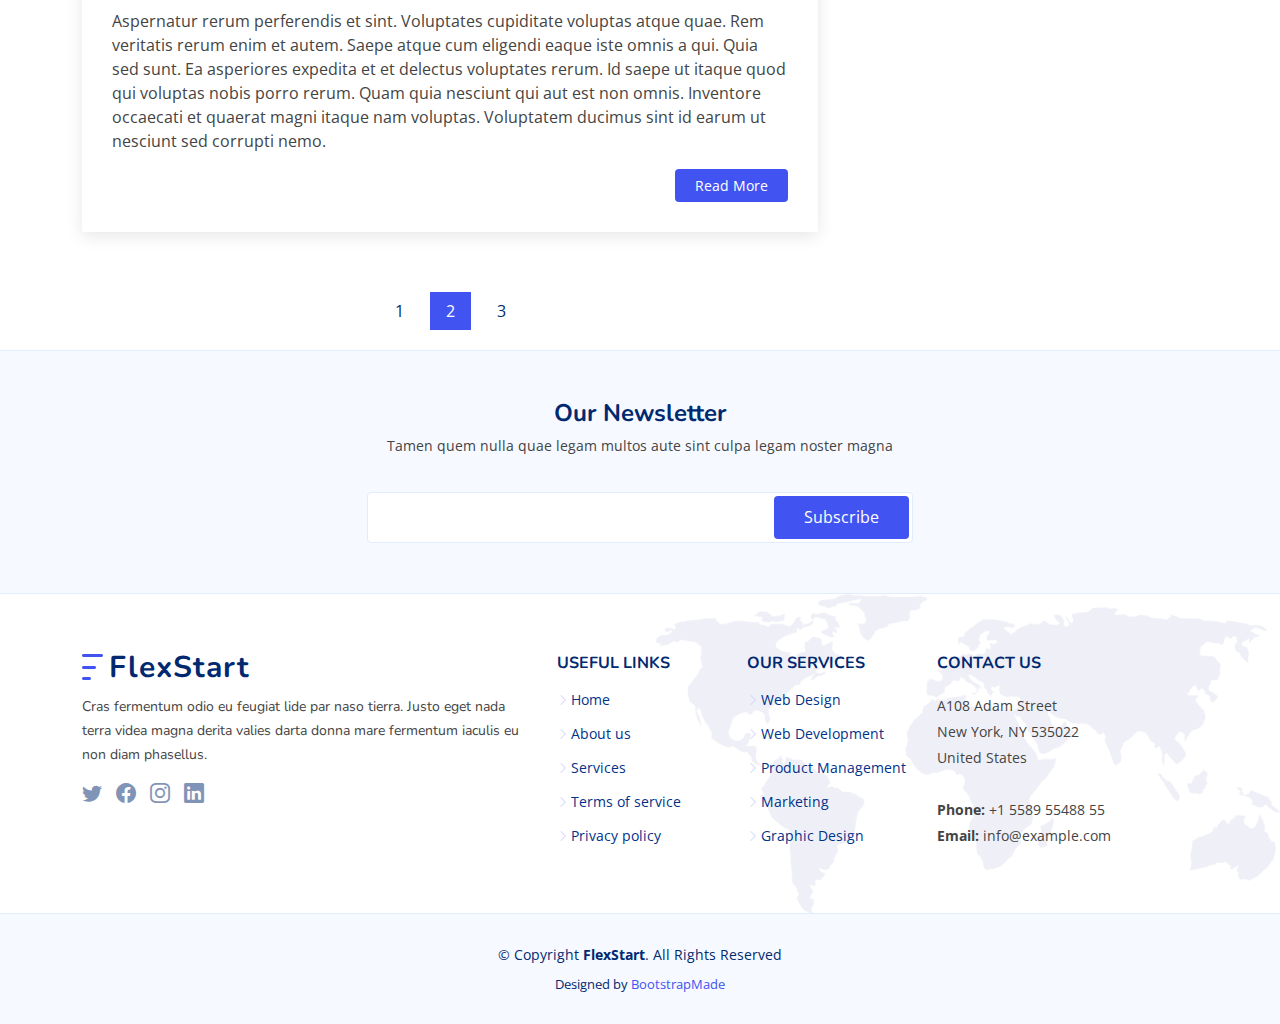
<file: blog.html>
<!DOCTYPE html>
<html lang="en">

<head>
  <meta charset="utf-8">
  <meta content="width=device-width, initial-scale=1.0" name="viewport">

  <title>Blog - FlexStart Bootstrap Template</title>
  <meta content="" name="description">
  <meta content="" name="keywords">

  <!-- Favicons -->
  <link href="assets/img/favicon.png" rel="icon">
  <link href="assets/img/apple-touch-icon.png" rel="apple-touch-icon">

  <!-- Google Fonts -->
  <link href="https://fonts.googleapis.com/css?family=Open+Sans:300,300i,400,400i,600,600i,700,700i|Nunito:300,300i,400,400i,600,600i,700,700i|Poppins:300,300i,400,400i,500,500i,600,600i,700,700i" rel="stylesheet">

  <!-- Vendor CSS Files -->
  <link href="assets/vendor/aos/aos.css" rel="stylesheet">
  <link href="assets/vendor/bootstrap/css/bootstrap.min.css" rel="stylesheet">
  <link href="assets/vendor/bootstrap-icons/bootstrap-icons.css" rel="stylesheet">
  <link href="assets/vendor/glightbox/css/glightbox.min.css" rel="stylesheet">
  <link href="assets/vendor/remixicon/remixicon.css" rel="stylesheet">
  <link href="assets/vendor/swiper/swiper-bundle.min.css" rel="stylesheet">

  <!-- Template Main CSS File -->
  <link href="assets/css/style.css" rel="stylesheet">

  <!-- =======================================================
  * Template Name: FlexStart
  * Updated: Jan 09 2024 with Bootstrap v5.3.2
  * Template URL: https://bootstrapmade.com/flexstart-bootstrap-startup-template/
  * Author: BootstrapMade.com
  * License: https://bootstrapmade.com/license/
  ======================================================== -->
</head>

<body>

  <!-- ======= Header ======= -->
  <header id="header" class="header fixed-top">
    <div class="container-fluid container-xl d-flex align-items-center justify-content-between">

      <a href="index.html" class="logo d-flex align-items-center">
        <img src="assets/img/logo.png" alt="">
        <span>FlexStart</span>
      </a>

      <nav id="navbar" class="navbar">
        <ul>
          <li><a class="nav-link scrollto " href="#hero">Home</a></li>
          <li><a class="nav-link scrollto" href="#about">About</a></li>
          <li><a class="nav-link scrollto" href="#services">Services</a></li>
          <li><a class="nav-link scrollto" href="#portfolio">Portfolio</a></li>
          <li><a class="nav-link scrollto" href="#team">Team</a></li>
          <li><a class="active" href="blog.html">Blog</a></li>
          <li class="dropdown"><a href="#"><span>Drop Down</span> <i class="bi bi-chevron-down"></i></a>
            <ul>
              <li><a href="#">Drop Down 1</a></li>
              <li class="dropdown"><a href="#"><span>Deep Drop Down</span> <i class="bi bi-chevron-right"></i></a>
                <ul>
                  <li><a href="#">Deep Drop Down 1</a></li>
                  <li><a href="#">Deep Drop Down 2</a></li>
                  <li><a href="#">Deep Drop Down 3</a></li>
                  <li><a href="#">Deep Drop Down 4</a></li>
                  <li><a href="#">Deep Drop Down 5</a></li>
                </ul>
              </li>
              <li><a href="#">Drop Down 2</a></li>
              <li><a href="#">Drop Down 3</a></li>
              <li><a href="#">Drop Down 4</a></li>
            </ul>
          </li>

          <li class="dropdown megamenu"><a href="#"><span>Mega Menu</span> <i class="bi bi-chevron-down"></i></a>
            <ul>
              <li>
                <a href="#">Column 1 link 1</a>
                <a href="#">Column 1 link 2</a>
                <a href="#">Column 1 link 3</a>
              </li>
              <li>
                <a href="#">Column 2 link 1</a>
                <a href="#">Column 2 link 2</a>
                <a href="#">Column 3 link 3</a>
              </li>
              <li>
                <a href="#">Column 3 link 1</a>
                <a href="#">Column 3 link 2</a>
                <a href="#">Column 3 link 3</a>
              </li>
              <li>
                <a href="#">Column 4 link 1</a>
                <a href="#">Column 4 link 2</a>
                <a href="#">Column 4 link 3</a>
              </li>
            </ul>
          </li>

          <li><a class="nav-link scrollto" href="#contact">Contact</a></li>
          <li><a class="getstarted scrollto" href="#about">Get Started</a></li>
        </ul>
        <i class="bi bi-list mobile-nav-toggle"></i>
      </nav><!-- .navbar -->

    </div>
  </header><!-- End Header -->

  <main id="main">

    <!-- ======= Breadcrumbs ======= -->
    <section class="breadcrumbs">
      <div class="container">

        <ol>
          <li><a href="index.html">Home</a></li>
          <li>Blog</li>
        </ol>
        <h2>Blog</h2>

      </div>
    </section><!-- End Breadcrumbs -->

    <!-- ======= Blog Section ======= -->
    <section id="blog" class="blog">
      <div class="container" data-aos="fade-up">

        <div class="row">

          <div class="col-lg-8 entries">

            <article class="entry">

              <div class="entry-img">
                <img src="assets/img/blog/blog-1.jpg" alt="" class="img-fluid">
              </div>

              <h2 class="entry-title">
                <a href="blog-single.html">Dolorum optio tempore voluptas dignissimos cumque fuga qui quibusdam quia</a>
              </h2>

              <div class="entry-meta">
                <ul>
                  <li class="d-flex align-items-center"><i class="bi bi-person"></i> <a href="blog-single.html">John Doe</a></li>
                  <li class="d-flex align-items-center"><i class="bi bi-clock"></i> <a href="blog-single.html"><time datetime="2020-01-01">Jan 1, 2020</time></a></li>
                  <li class="d-flex align-items-center"><i class="bi bi-chat-dots"></i> <a href="blog-single.html">12 Comments</a></li>
                </ul>
              </div>

              <div class="entry-content">
                <p>
                  Similique neque nam consequuntur ad non maxime aliquam quas. Quibusdam animi praesentium. Aliquam et laboriosam eius aut nostrum quidem aliquid dicta.
                  Et eveniet enim. Qui velit est ea dolorem doloremque deleniti aperiam unde soluta. Est cum et quod quos aut ut et sit sunt. Voluptate porro consequatur assumenda perferendis dolore.
                </p>
                <div class="read-more">
                  <a href="blog-single.html">Read More</a>
                </div>
              </div>

            </article><!-- End blog entry -->

            <article class="entry">

              <div class="entry-img">
                <img src="assets/img/blog/blog-2.jpg" alt="" class="img-fluid">
              </div>

              <h2 class="entry-title">
                <a href="blog-single.html">Nisi magni odit consequatur autem nulla dolorem</a>
              </h2>

              <div class="entry-meta">
                <ul>
                  <li class="d-flex align-items-center"><i class="bi bi-person"></i> <a href="blog-single.html">John Doe</a></li>
                  <li class="d-flex align-items-center"><i class="bi bi-clock"></i> <a href="blog-single.html"><time datetime="2020-01-01">Jan 1, 2020</time></a></li>
                  <li class="d-flex align-items-center"><i class="bi bi-chat-dots"></i> <a href="blog-single.html">12 Comments</a></li>
                </ul>
              </div>

              <div class="entry-content">
                <p>
                  Incidunt voluptate sit temporibus aperiam. Quia vitae aut sint ullam quis illum voluptatum et. Quo libero rerum voluptatem pariatur nam.
                  Ad impedit qui officiis est in non aliquid veniam laborum. Id ipsum qui aut. Sit aliquam et quia molestias laboriosam. Tempora nam odit omnis eum corrupti qui aliquid excepturi molestiae. Facilis et sint quos sed voluptas. Maxime sed tempore enim omnis non alias odio quos distinctio.
                </p>
                <div class="read-more">
                  <a href="blog-single.html">Read More</a>
                </div>
              </div>

            </article><!-- End blog entry -->

            <article class="entry">

              <div class="entry-img">
                <img src="assets/img/blog/blog-3.jpg" alt="" class="img-fluid">
              </div>

              <h2 class="entry-title">
                <a href="blog-single.html">Possimus soluta ut id suscipit ea ut. In quo quia et soluta libero sit sint.</a>
              </h2>

              <div class="entry-meta">
                <ul>
                  <li class="d-flex align-items-center"><i class="bi bi-person"></i> <a href="blog-single.html">John Doe</a></li>
                  <li class="d-flex align-items-center"><i class="bi bi-clock"></i> <a href="blog-single.html"><time datetime="2020-01-01">Jan 1, 2020</time></a></li>
                  <li class="d-flex align-items-center"><i class="bi bi-chat-dots"></i> <a href="blog-single.html">12 Comments</a></li>
                </ul>
              </div>

              <div class="entry-content">
                <p>
                  Aut iste neque ut illum qui perspiciatis similique recusandae non. Fugit autem dolorem labore omnis et. Eum temporibus fugiat voluptate enim tenetur sunt omnis.
                  Doloremque est saepe laborum aut. Ipsa cupiditate ex harum at recusandae nesciunt. Ut dolores velit.
                </p>
                <div class="read-more">
                  <a href="blog-single.html">Read More</a>
                </div>
              </div>

            </article><!-- End blog entry -->

            <article class="entry">

              <div class="entry-img">
                <img src="assets/img/blog/blog-4.jpg" alt="" class="img-fluid">
              </div>

              <h2 class="entry-title">
                <a href="blog-single.html">Non rem rerum nam cum quo minus. Dolor distinctio deleniti explicabo eius exercitationem.</a>
              </h2>

              <div class="entry-meta">
                <ul>
                  <li class="d-flex align-items-center"><i class="bi bi-person"></i> <a href="blog-single.html">John Doe</a></li>
                  <li class="d-flex align-items-center"><i class="bi bi-clock"></i> <a href="blog-single.html"><time datetime="2020-01-01">Jan 1, 2020</time></a></li>
                  <li class="d-flex align-items-center"><i class="bi bi-chat-dots"></i> <a href="blog-single.html">12 Comments</a></li>
                </ul>
              </div>

              <div class="entry-content">
                <p>
                  Aspernatur rerum perferendis et sint. Voluptates cupiditate voluptas atque quae. Rem veritatis rerum enim et autem. Saepe atque cum eligendi eaque iste omnis a qui.
                  Quia sed sunt. Ea asperiores expedita et et delectus voluptates rerum. Id saepe ut itaque quod qui voluptas nobis porro rerum. Quam quia nesciunt qui aut est non omnis. Inventore occaecati et quaerat magni itaque nam voluptas. Voluptatem ducimus sint id earum ut nesciunt sed corrupti nemo.
                </p>
                <div class="read-more">
                  <a href="blog-single.html">Read More</a>
                </div>
              </div>

            </article><!-- End blog entry -->

            <div class="blog-pagination">
              <ul class="justify-content-center">
                <li><a href="#">1</a></li>
                <li class="active"><a href="#">2</a></li>
                <li><a href="#">3</a></li>
              </ul>
            </div>

          </div><!-- End blog entries list -->

          <div class="col-lg-4">

            <div class="sidebar">

              <h3 class="sidebar-title">Search</h3>
              <div class="sidebar-item search-form">
                <form action="">
                  <input type="text">
                  <button type="submit"><i class="bi bi-search"></i></button>
                </form>
              </div><!-- End sidebar search formn-->

              <h3 class="sidebar-title">Categories</h3>
              <div class="sidebar-item categories">
                <ul>
                  <li><a href="#">General <span>(25)</span></a></li>
                  <li><a href="#">Lifestyle <span>(12)</span></a></li>
                  <li><a href="#">Travel <span>(5)</span></a></li>
                  <li><a href="#">Design <span>(22)</span></a></li>
                  <li><a href="#">Creative <span>(8)</span></a></li>
                  <li><a href="#">Educaion <span>(14)</span></a></li>
                </ul>
              </div><!-- End sidebar categories-->

              <h3 class="sidebar-title">Recent Posts</h3>
              <div class="sidebar-item recent-posts">
                <div class="post-item clearfix">
                  <img src="assets/img/blog/blog-recent-1.jpg" alt="">
                  <h4><a href="blog-single.html">Nihil blanditiis at in nihil autem</a></h4>
                  <time datetime="2020-01-01">Jan 1, 2020</time>
                </div>

                <div class="post-item clearfix">
                  <img src="assets/img/blog/blog-recent-2.jpg" alt="">
                  <h4><a href="blog-single.html">Quidem autem et impedit</a></h4>
                  <time datetime="2020-01-01">Jan 1, 2020</time>
                </div>

                <div class="post-item clearfix">
                  <img src="assets/img/blog/blog-recent-3.jpg" alt="">
                  <h4><a href="blog-single.html">Id quia et et ut maxime similique occaecati ut</a></h4>
                  <time datetime="2020-01-01">Jan 1, 2020</time>
                </div>

                <div class="post-item clearfix">
                  <img src="assets/img/blog/blog-recent-4.jpg" alt="">
                  <h4><a href="blog-single.html">Laborum corporis quo dara net para</a></h4>
                  <time datetime="2020-01-01">Jan 1, 2020</time>
                </div>

                <div class="post-item clearfix">
                  <img src="assets/img/blog/blog-recent-5.jpg" alt="">
                  <h4><a href="blog-single.html">Et dolores corrupti quae illo quod dolor</a></h4>
                  <time datetime="2020-01-01">Jan 1, 2020</time>
                </div>

              </div><!-- End sidebar recent posts-->

              <h3 class="sidebar-title">Tags</h3>
              <div class="sidebar-item tags">
                <ul>
                  <li><a href="#">App</a></li>
                  <li><a href="#">IT</a></li>
                  <li><a href="#">Business</a></li>
                  <li><a href="#">Mac</a></li>
                  <li><a href="#">Design</a></li>
                  <li><a href="#">Office</a></li>
                  <li><a href="#">Creative</a></li>
                  <li><a href="#">Studio</a></li>
                  <li><a href="#">Smart</a></li>
                  <li><a href="#">Tips</a></li>
                  <li><a href="#">Marketing</a></li>
                </ul>
              </div><!-- End sidebar tags-->

            </div><!-- End sidebar -->

          </div><!-- End blog sidebar -->

        </div>

      </div>
    </section><!-- End Blog Section -->

  </main><!-- End #main -->

  <!-- ======= Footer ======= -->
  <footer id="footer" class="footer">

    <div class="footer-newsletter">
      <div class="container">
        <div class="row justify-content-center">
          <div class="col-lg-12 text-center">
            <h4>Our Newsletter</h4>
            <p>Tamen quem nulla quae legam multos aute sint culpa legam noster magna</p>
          </div>
          <div class="col-lg-6">
            <form action="" method="post">
              <input type="email" name="email"><input type="submit" value="Subscribe">
            </form>
          </div>
        </div>
      </div>
    </div>

    <div class="footer-top">
      <div class="container">
        <div class="row gy-4">
          <div class="col-lg-5 col-md-12 footer-info">
            <a href="index.html" class="logo d-flex align-items-center">
              <img src="assets/img/logo.png" alt="">
              <span>FlexStart</span>
            </a>
            <p>Cras fermentum odio eu feugiat lide par naso tierra. Justo eget nada terra videa magna derita valies darta donna mare fermentum iaculis eu non diam phasellus.</p>
            <div class="social-links mt-3">
              <a href="#" class="twitter"><i class="bi bi-twitter"></i></a>
              <a href="#" class="facebook"><i class="bi bi-facebook"></i></a>
              <a href="#" class="instagram"><i class="bi bi-instagram"></i></a>
              <a href="#" class="linkedin"><i class="bi bi-linkedin"></i></a>
            </div>
          </div>

          <div class="col-lg-2 col-6 footer-links">
            <h4>Useful Links</h4>
            <ul>
              <li><i class="bi bi-chevron-right"></i> <a href="#">Home</a></li>
              <li><i class="bi bi-chevron-right"></i> <a href="#">About us</a></li>
              <li><i class="bi bi-chevron-right"></i> <a href="#">Services</a></li>
              <li><i class="bi bi-chevron-right"></i> <a href="#">Terms of service</a></li>
              <li><i class="bi bi-chevron-right"></i> <a href="#">Privacy policy</a></li>
            </ul>
          </div>

          <div class="col-lg-2 col-6 footer-links">
            <h4>Our Services</h4>
            <ul>
              <li><i class="bi bi-chevron-right"></i> <a href="#">Web Design</a></li>
              <li><i class="bi bi-chevron-right"></i> <a href="#">Web Development</a></li>
              <li><i class="bi bi-chevron-right"></i> <a href="#">Product Management</a></li>
              <li><i class="bi bi-chevron-right"></i> <a href="#">Marketing</a></li>
              <li><i class="bi bi-chevron-right"></i> <a href="#">Graphic Design</a></li>
            </ul>
          </div>

          <div class="col-lg-3 col-md-12 footer-contact text-center text-md-start">
            <h4>Contact Us</h4>
            <p>
              A108 Adam Street <br>
              New York, NY 535022<br>
              United States <br><br>
              <strong>Phone:</strong> +1 5589 55488 55<br>
              <strong>Email:</strong> info@example.com<br>
            </p>

          </div>

        </div>
      </div>
    </div>

    <div class="container">
      <div class="copyright">
        &copy; Copyright <strong><span>FlexStart</span></strong>. All Rights Reserved
      </div>
      <div class="credits">
        <!-- All the links in the footer should remain intact. -->
        <!-- You can delete the links only if you purchased the pro version. -->
        <!-- Licensing information: https://bootstrapmade.com/license/ -->
        <!-- Purchase the pro version with working PHP/AJAX contact form: https://bootstrapmade.com/flexstart-bootstrap-startup-template/ -->
        Designed by <a href="https://bootstrapmade.com/">BootstrapMade</a>
      </div>
    </div>
  </footer><!-- End Footer -->

  <a href="#" class="back-to-top d-flex align-items-center justify-content-center"><i class="bi bi-arrow-up-short"></i></a>

  <!-- Vendor JS Files -->
  <script src="assets/vendor/purecounter/purecounter_vanilla.js"></script>
  <script src="assets/vendor/aos/aos.js"></script>
  <script src="assets/vendor/bootstrap/js/bootstrap.bundle.min.js"></script>
  <script src="assets/vendor/glightbox/js/glightbox.min.js"></script>
  <script src="assets/vendor/isotope-layout/isotope.pkgd.min.js"></script>
  <script src="assets/vendor/swiper/swiper-bundle.min.js"></script>
  <script src="assets/vendor/php-email-form/validate.js"></script>

  <!-- Template Main JS File -->
  <script src="assets/js/main.js"></script>

</body>

</html>
</file>
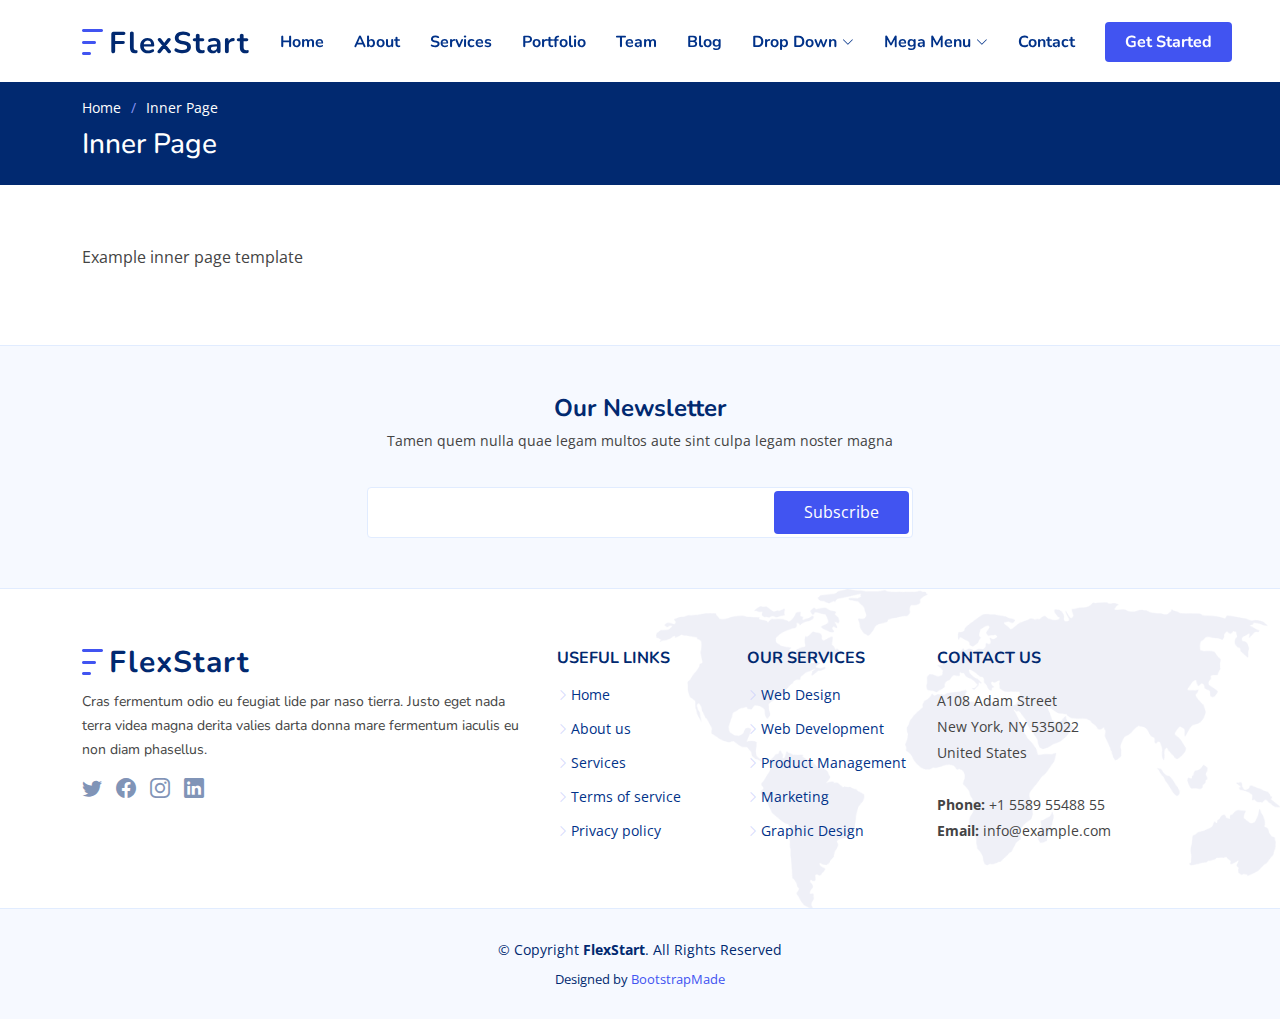
<file: inner-page.html>
<!DOCTYPE html>
<html lang="en">

<head>
  <meta charset="utf-8">
  <meta content="width=device-width, initial-scale=1.0" name="viewport">

  <title>Inner Page - FlexStart Bootstrap Template</title>
  <meta content="" name="description">
  <meta content="" name="keywords">

  <!-- Favicons -->
  <link href="assets/img/favicon.png" rel="icon">
  <link href="assets/img/apple-touch-icon.png" rel="apple-touch-icon">

  <!-- Google Fonts -->
  <link href="https://fonts.googleapis.com/css?family=Open+Sans:300,300i,400,400i,600,600i,700,700i|Nunito:300,300i,400,400i,600,600i,700,700i|Poppins:300,300i,400,400i,500,500i,600,600i,700,700i" rel="stylesheet">

  <!-- Vendor CSS Files -->
  <link href="assets/vendor/aos/aos.css" rel="stylesheet">
  <link href="assets/vendor/bootstrap/css/bootstrap.min.css" rel="stylesheet">
  <link href="assets/vendor/bootstrap-icons/bootstrap-icons.css" rel="stylesheet">
  <link href="assets/vendor/glightbox/css/glightbox.min.css" rel="stylesheet">
  <link href="assets/vendor/remixicon/remixicon.css" rel="stylesheet">
  <link href="assets/vendor/swiper/swiper-bundle.min.css" rel="stylesheet">

  <!-- Template Main CSS File -->
  <link href="assets/css/style.css" rel="stylesheet">

  <!-- =======================================================
  * Template Name: FlexStart
  * Updated: Jan 09 2024 with Bootstrap v5.3.2
  * Template URL: https://bootstrapmade.com/flexstart-bootstrap-startup-template/
  * Author: BootstrapMade.com
  * License: https://bootstrapmade.com/license/
  ======================================================== -->
</head>

<body>

  <!-- ======= Header ======= -->
  <header id="header" class="header fixed-top">
    <div class="container-fluid container-xl d-flex align-items-center justify-content-between">

      <a href="index.html" class="logo d-flex align-items-center">
        <img src="assets/img/logo.png" alt="">
        <span>FlexStart</span>
      </a>

      <nav id="navbar" class="navbar">
        <ul>
          <li><a class="nav-link scrollto " href="#hero">Home</a></li>
          <li><a class="nav-link scrollto" href="#about">About</a></li>
          <li><a class="nav-link scrollto" href="#services">Services</a></li>
          <li><a class="nav-link scrollto" href="#portfolio">Portfolio</a></li>
          <li><a class="nav-link scrollto" href="#team">Team</a></li>
          <li><a href="blog.html">Blog</a></li>
          <li class="dropdown"><a href="#"><span>Drop Down</span> <i class="bi bi-chevron-down"></i></a>
            <ul>
              <li><a href="#">Drop Down 1</a></li>
              <li class="dropdown"><a href="#"><span>Deep Drop Down</span> <i class="bi bi-chevron-right"></i></a>
                <ul>
                  <li><a href="#">Deep Drop Down 1</a></li>
                  <li><a href="#">Deep Drop Down 2</a></li>
                  <li><a href="#">Deep Drop Down 3</a></li>
                  <li><a href="#">Deep Drop Down 4</a></li>
                  <li><a href="#">Deep Drop Down 5</a></li>
                </ul>
              </li>
              <li><a href="#">Drop Down 2</a></li>
              <li><a href="#">Drop Down 3</a></li>
              <li><a href="#">Drop Down 4</a></li>
            </ul>
          </li>

          <li class="dropdown megamenu"><a href="#"><span>Mega Menu</span> <i class="bi bi-chevron-down"></i></a>
            <ul>
              <li>
                <a href="#">Column 1 link 1</a>
                <a href="#">Column 1 link 2</a>
                <a href="#">Column 1 link 3</a>
              </li>
              <li>
                <a href="#">Column 2 link 1</a>
                <a href="#">Column 2 link 2</a>
                <a href="#">Column 3 link 3</a>
              </li>
              <li>
                <a href="#">Column 3 link 1</a>
                <a href="#">Column 3 link 2</a>
                <a href="#">Column 3 link 3</a>
              </li>
              <li>
                <a href="#">Column 4 link 1</a>
                <a href="#">Column 4 link 2</a>
                <a href="#">Column 4 link 3</a>
              </li>
            </ul>
          </li>

          <li><a class="nav-link scrollto" href="#contact">Contact</a></li>
          <li><a class="getstarted scrollto" href="#about">Get Started</a></li>
        </ul>
        <i class="bi bi-list mobile-nav-toggle"></i>
      </nav><!-- .navbar -->

    </div>
  </header><!-- End Header -->

  <main id="main">

    <!-- ======= Breadcrumbs ======= -->
    <section class="breadcrumbs">
      <div class="container">

        <ol>
          <li><a href="index.html">Home</a></li>
          <li>Inner Page</li>
        </ol>
        <h2>Inner Page</h2>

      </div>
    </section><!-- End Breadcrumbs -->

    <section class="inner-page">
      <div class="container">
        <p>
          Example inner page template
        </p>
      </div>
    </section>

  </main><!-- End #main -->

  <!-- ======= Footer ======= -->
  <footer id="footer" class="footer">

    <div class="footer-newsletter">
      <div class="container">
        <div class="row justify-content-center">
          <div class="col-lg-12 text-center">
            <h4>Our Newsletter</h4>
            <p>Tamen quem nulla quae legam multos aute sint culpa legam noster magna</p>
          </div>
          <div class="col-lg-6">
            <form action="" method="post">
              <input type="email" name="email"><input type="submit" value="Subscribe">
            </form>
          </div>
        </div>
      </div>
    </div>

    <div class="footer-top">
      <div class="container">
        <div class="row gy-4">
          <div class="col-lg-5 col-md-12 footer-info">
            <a href="index.html" class="logo d-flex align-items-center">
              <img src="assets/img/logo.png" alt="">
              <span>FlexStart</span>
            </a>
            <p>Cras fermentum odio eu feugiat lide par naso tierra. Justo eget nada terra videa magna derita valies darta donna mare fermentum iaculis eu non diam phasellus.</p>
            <div class="social-links mt-3">
              <a href="#" class="twitter"><i class="bi bi-twitter"></i></a>
              <a href="#" class="facebook"><i class="bi bi-facebook"></i></a>
              <a href="#" class="instagram"><i class="bi bi-instagram"></i></a>
              <a href="#" class="linkedin"><i class="bi bi-linkedin"></i></a>
            </div>
          </div>

          <div class="col-lg-2 col-6 footer-links">
            <h4>Useful Links</h4>
            <ul>
              <li><i class="bi bi-chevron-right"></i> <a href="#">Home</a></li>
              <li><i class="bi bi-chevron-right"></i> <a href="#">About us</a></li>
              <li><i class="bi bi-chevron-right"></i> <a href="#">Services</a></li>
              <li><i class="bi bi-chevron-right"></i> <a href="#">Terms of service</a></li>
              <li><i class="bi bi-chevron-right"></i> <a href="#">Privacy policy</a></li>
            </ul>
          </div>

          <div class="col-lg-2 col-6 footer-links">
            <h4>Our Services</h4>
            <ul>
              <li><i class="bi bi-chevron-right"></i> <a href="#">Web Design</a></li>
              <li><i class="bi bi-chevron-right"></i> <a href="#">Web Development</a></li>
              <li><i class="bi bi-chevron-right"></i> <a href="#">Product Management</a></li>
              <li><i class="bi bi-chevron-right"></i> <a href="#">Marketing</a></li>
              <li><i class="bi bi-chevron-right"></i> <a href="#">Graphic Design</a></li>
            </ul>
          </div>

          <div class="col-lg-3 col-md-12 footer-contact text-center text-md-start">
            <h4>Contact Us</h4>
            <p>
              A108 Adam Street <br>
              New York, NY 535022<br>
              United States <br><br>
              <strong>Phone:</strong> +1 5589 55488 55<br>
              <strong>Email:</strong> info@example.com<br>
            </p>

          </div>

        </div>
      </div>
    </div>

    <div class="container">
      <div class="copyright">
        &copy; Copyright <strong><span>FlexStart</span></strong>. All Rights Reserved
      </div>
      <div class="credits">
        <!-- All the links in the footer should remain intact. -->
        <!-- You can delete the links only if you purchased the pro version. -->
        <!-- Licensing information: https://bootstrapmade.com/license/ -->
        <!-- Purchase the pro version with working PHP/AJAX contact form: https://bootstrapmade.com/flexstart-bootstrap-startup-template/ -->
        Designed by <a href="https://bootstrapmade.com/">BootstrapMade</a>
      </div>
    </div>
  </footer><!-- End Footer -->

  <a href="#" class="back-to-top d-flex align-items-center justify-content-center"><i class="bi bi-arrow-up-short"></i></a>

  <!-- Vendor JS Files -->
  <script src="assets/vendor/purecounter/purecounter_vanilla.js"></script>
  <script src="assets/vendor/aos/aos.js"></script>
  <script src="assets/vendor/bootstrap/js/bootstrap.bundle.min.js"></script>
  <script src="assets/vendor/glightbox/js/glightbox.min.js"></script>
  <script src="assets/vendor/isotope-layout/isotope.pkgd.min.js"></script>
  <script src="assets/vendor/swiper/swiper-bundle.min.js"></script>
  <script src="assets/vendor/php-email-form/validate.js"></script>

  <!-- Template Main JS File -->
  <script src="assets/js/main.js"></script>

</body>

</html>
</file>
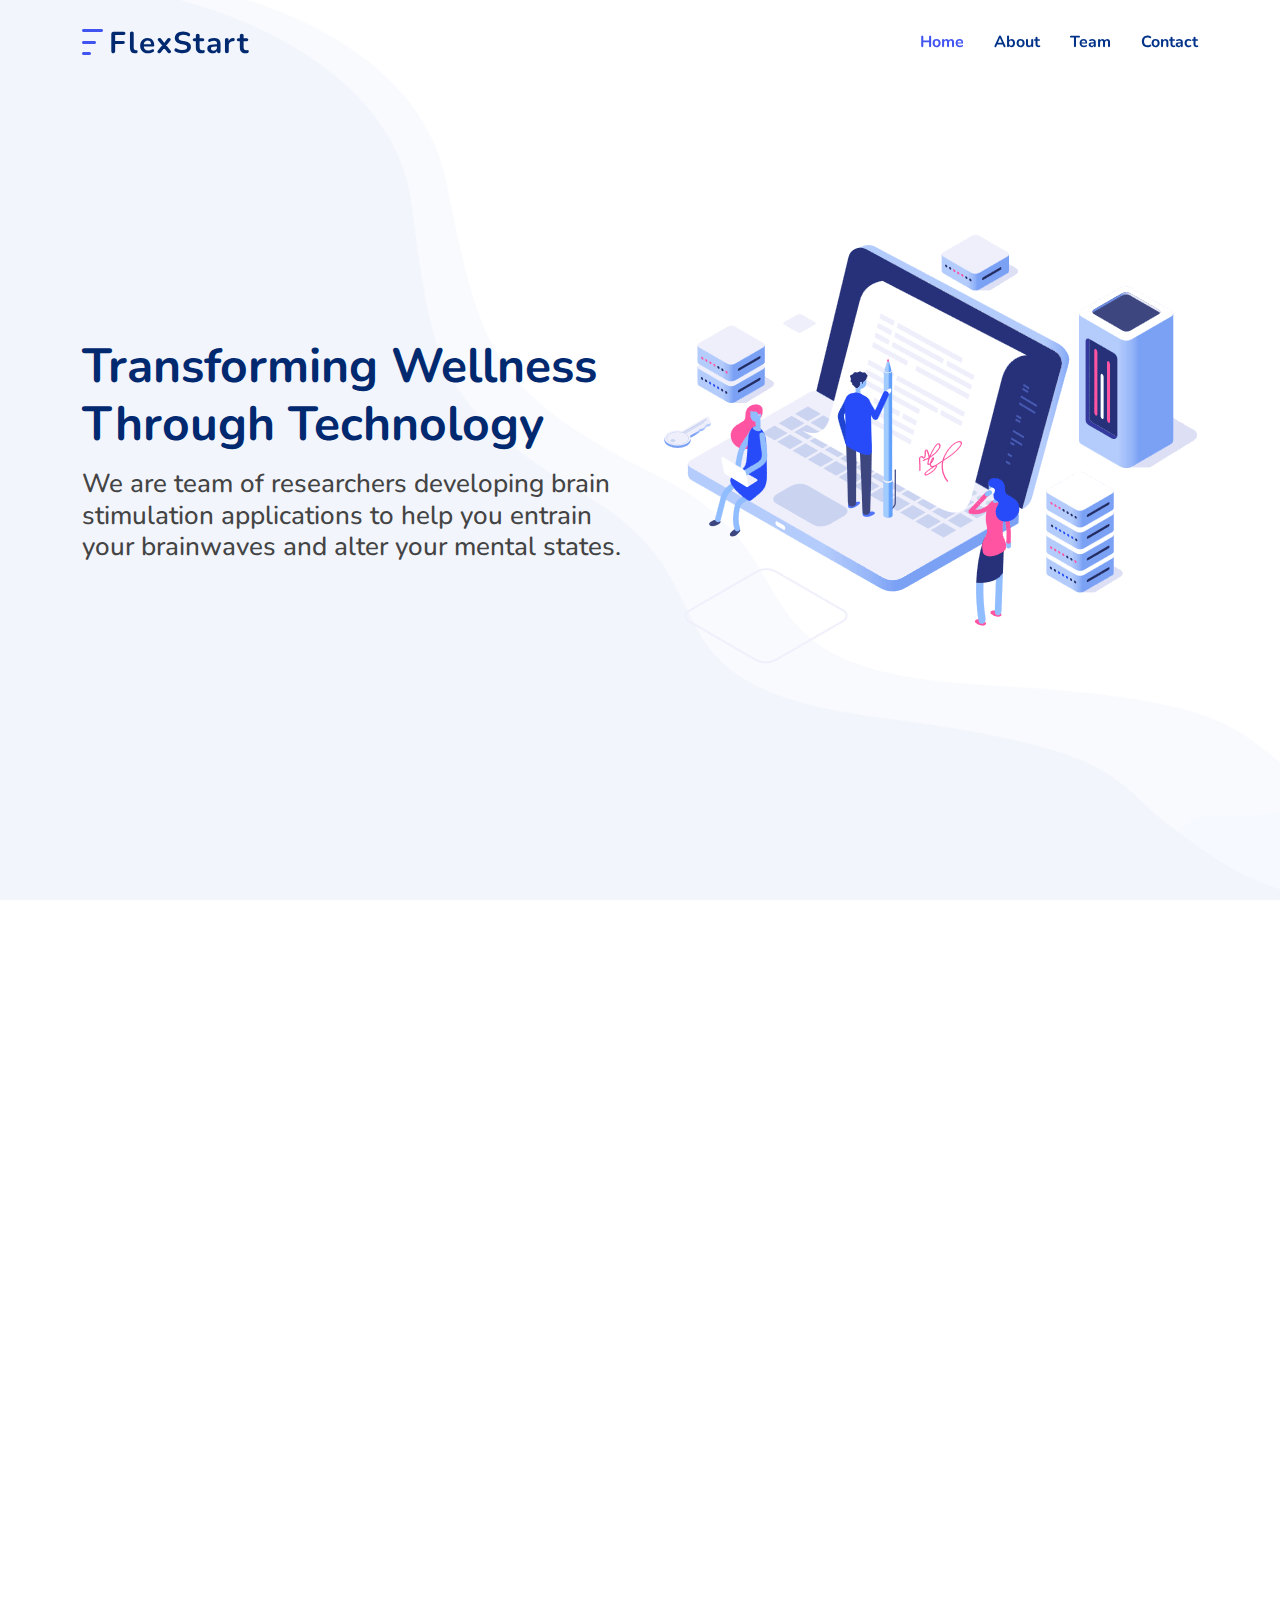
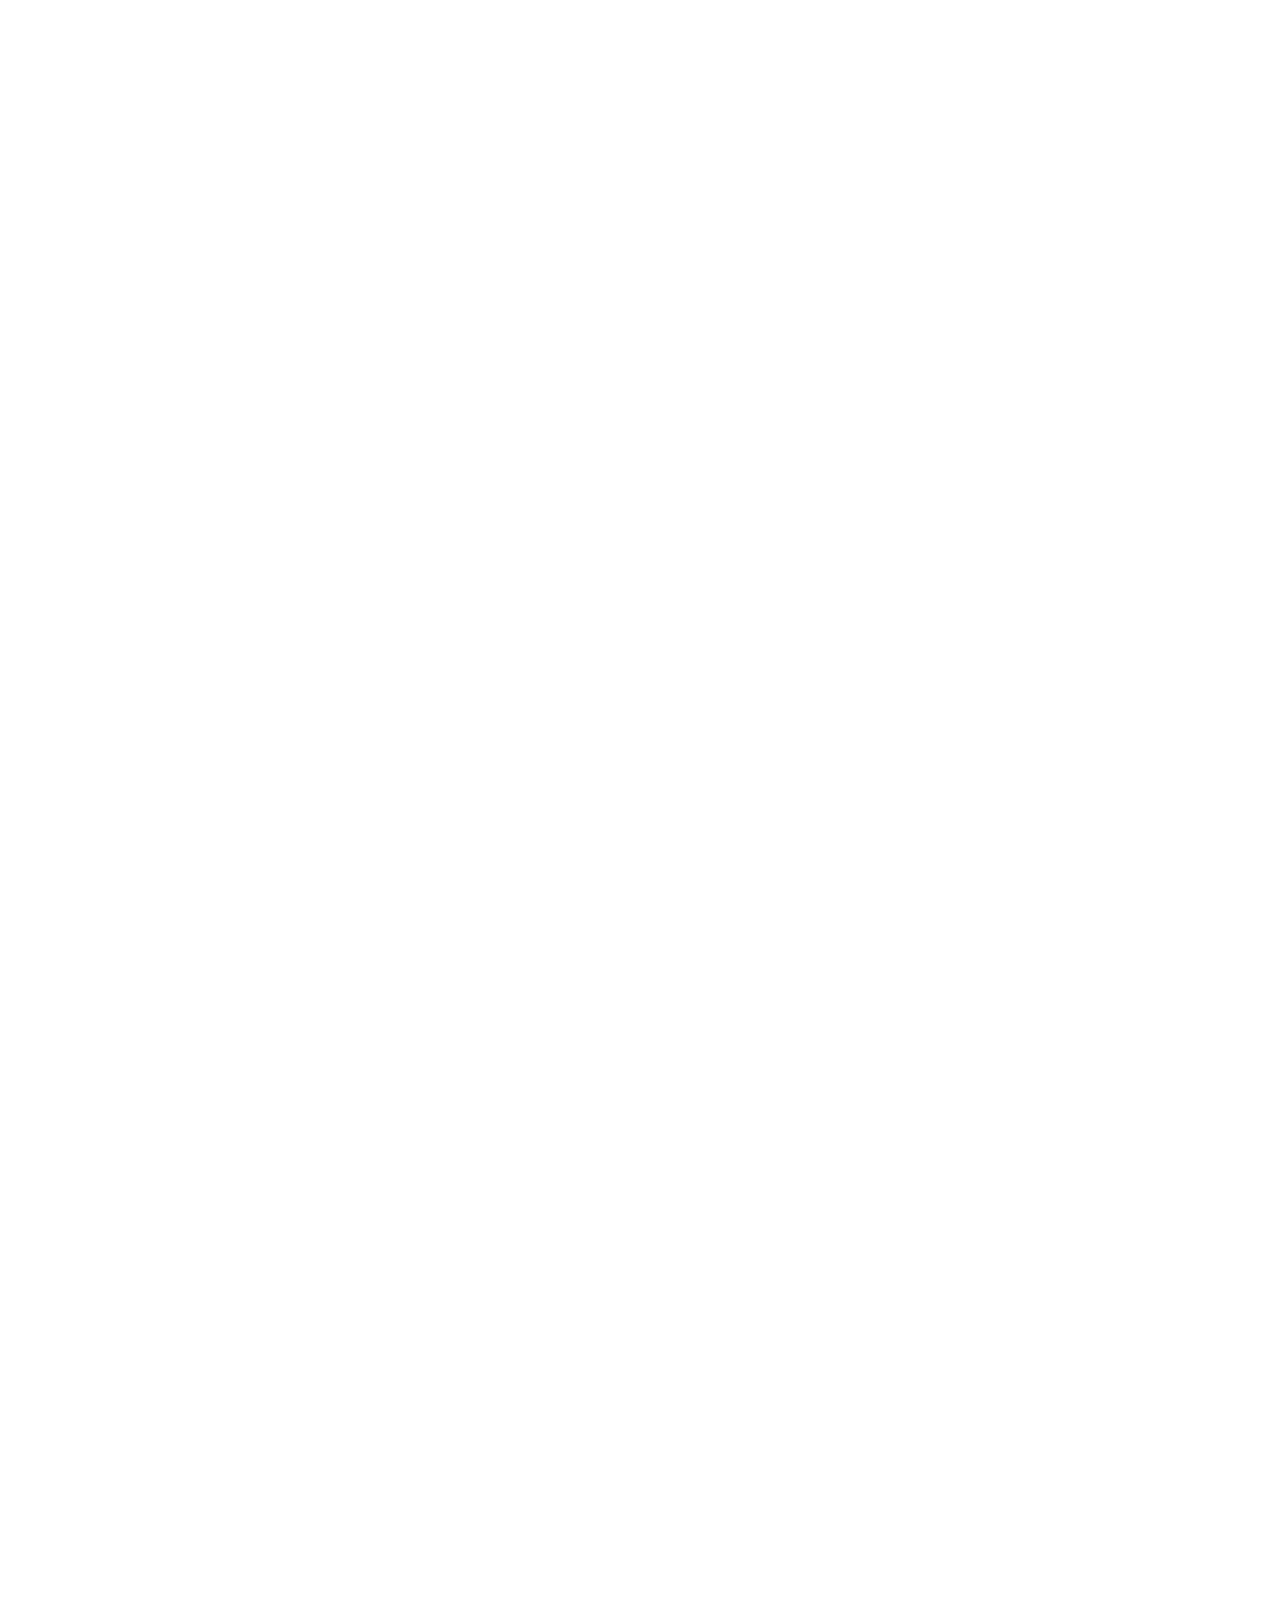
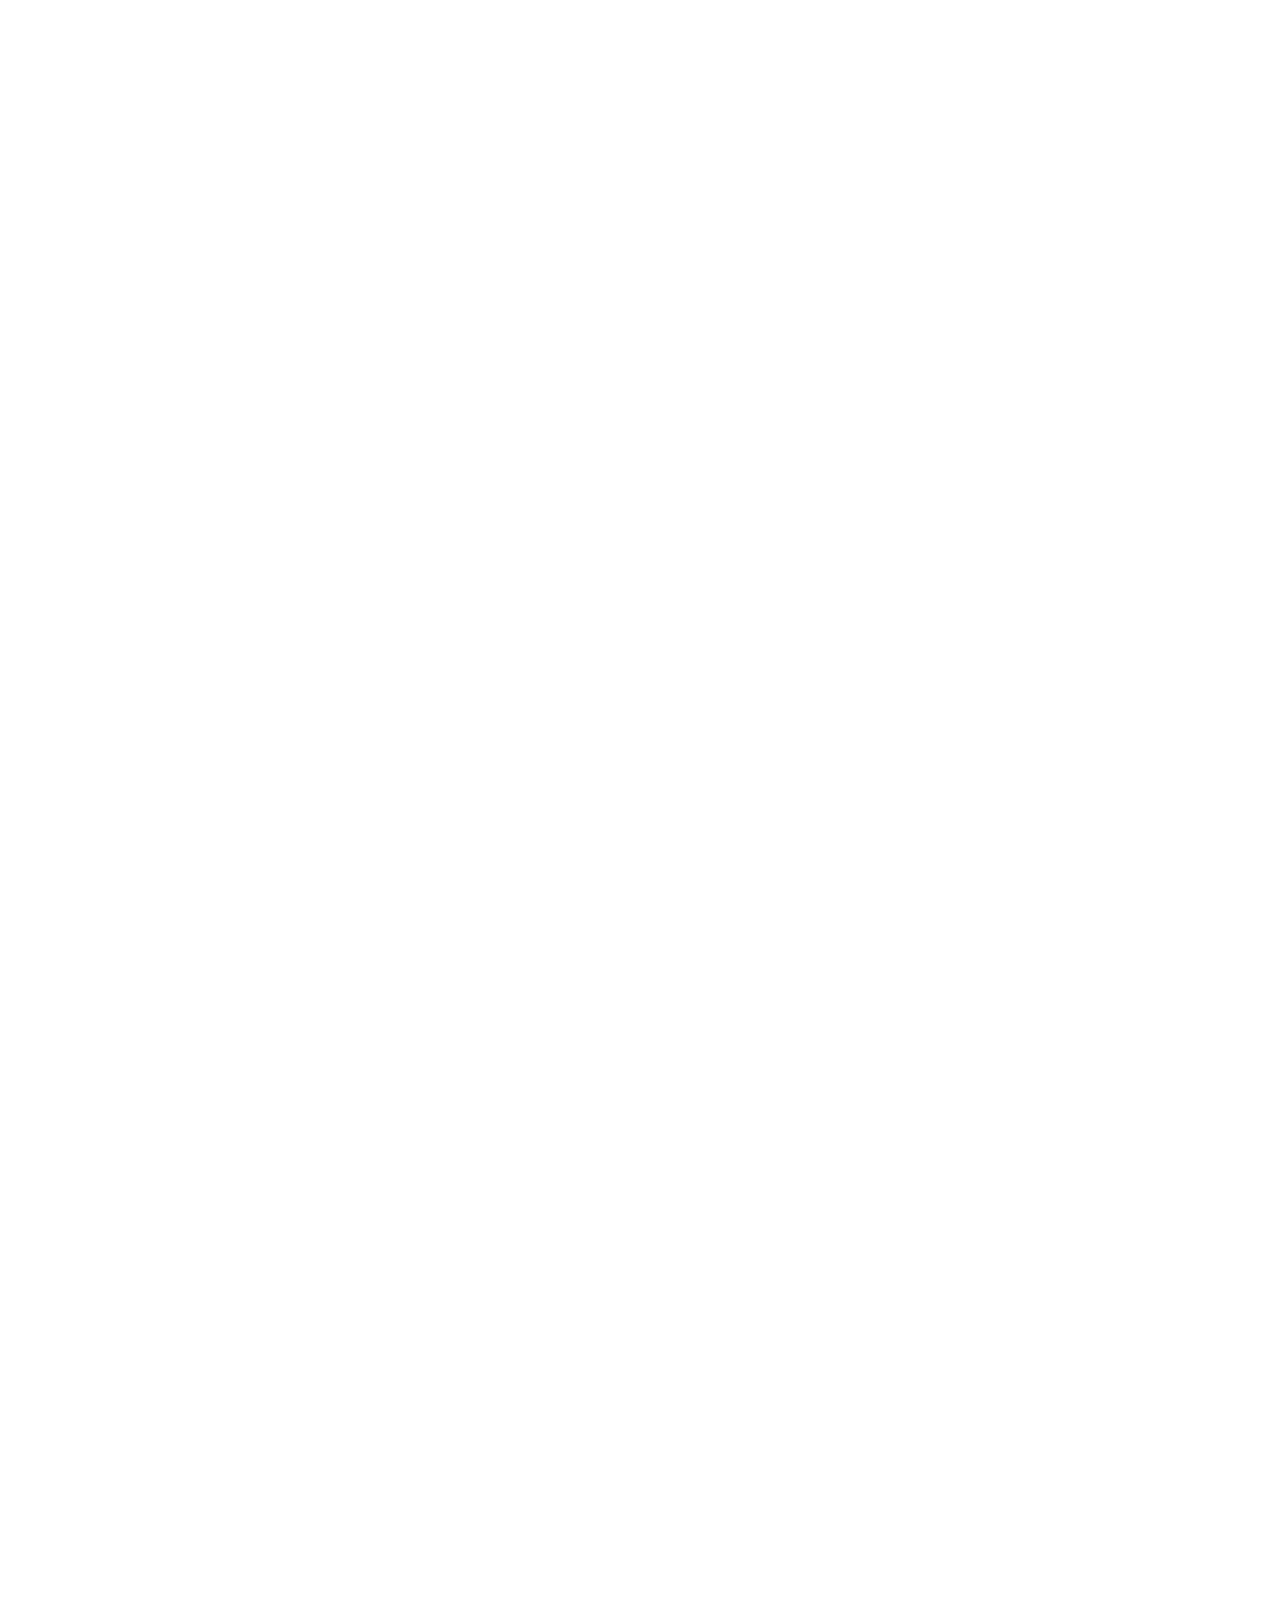
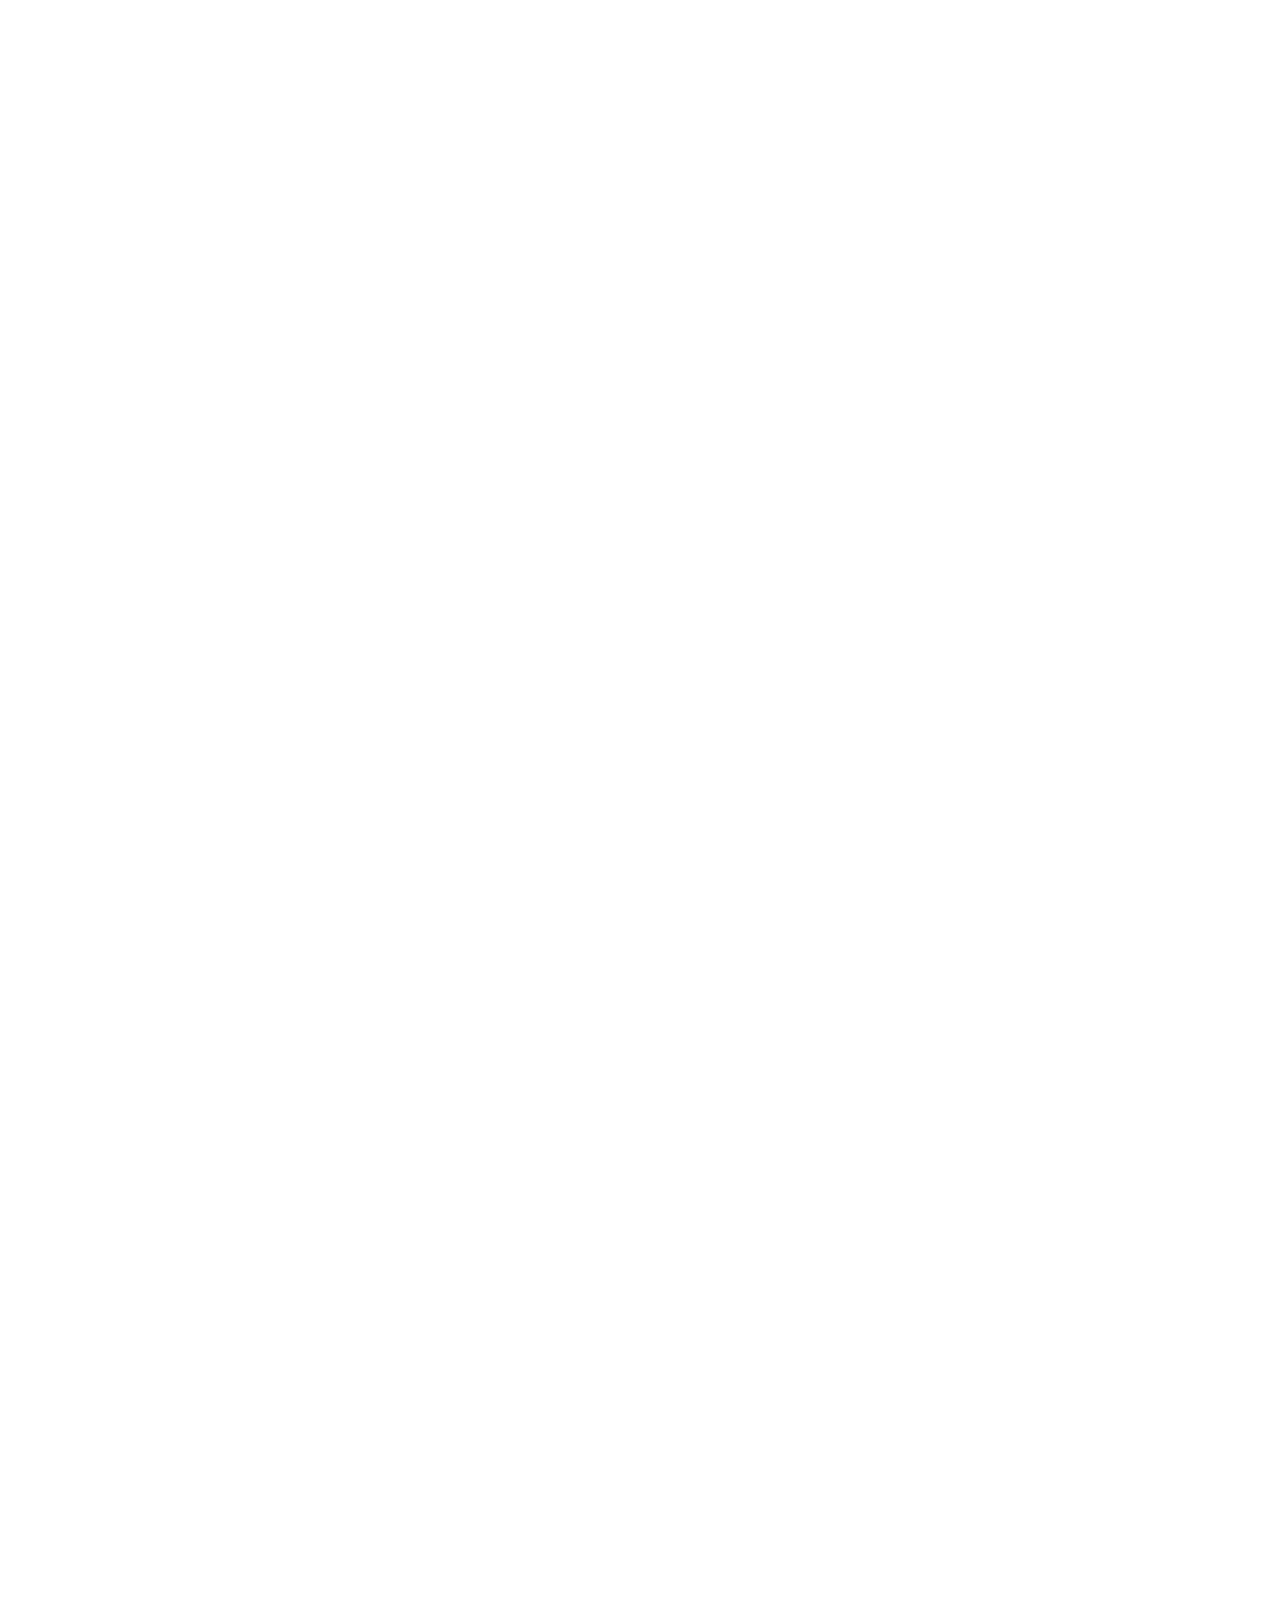
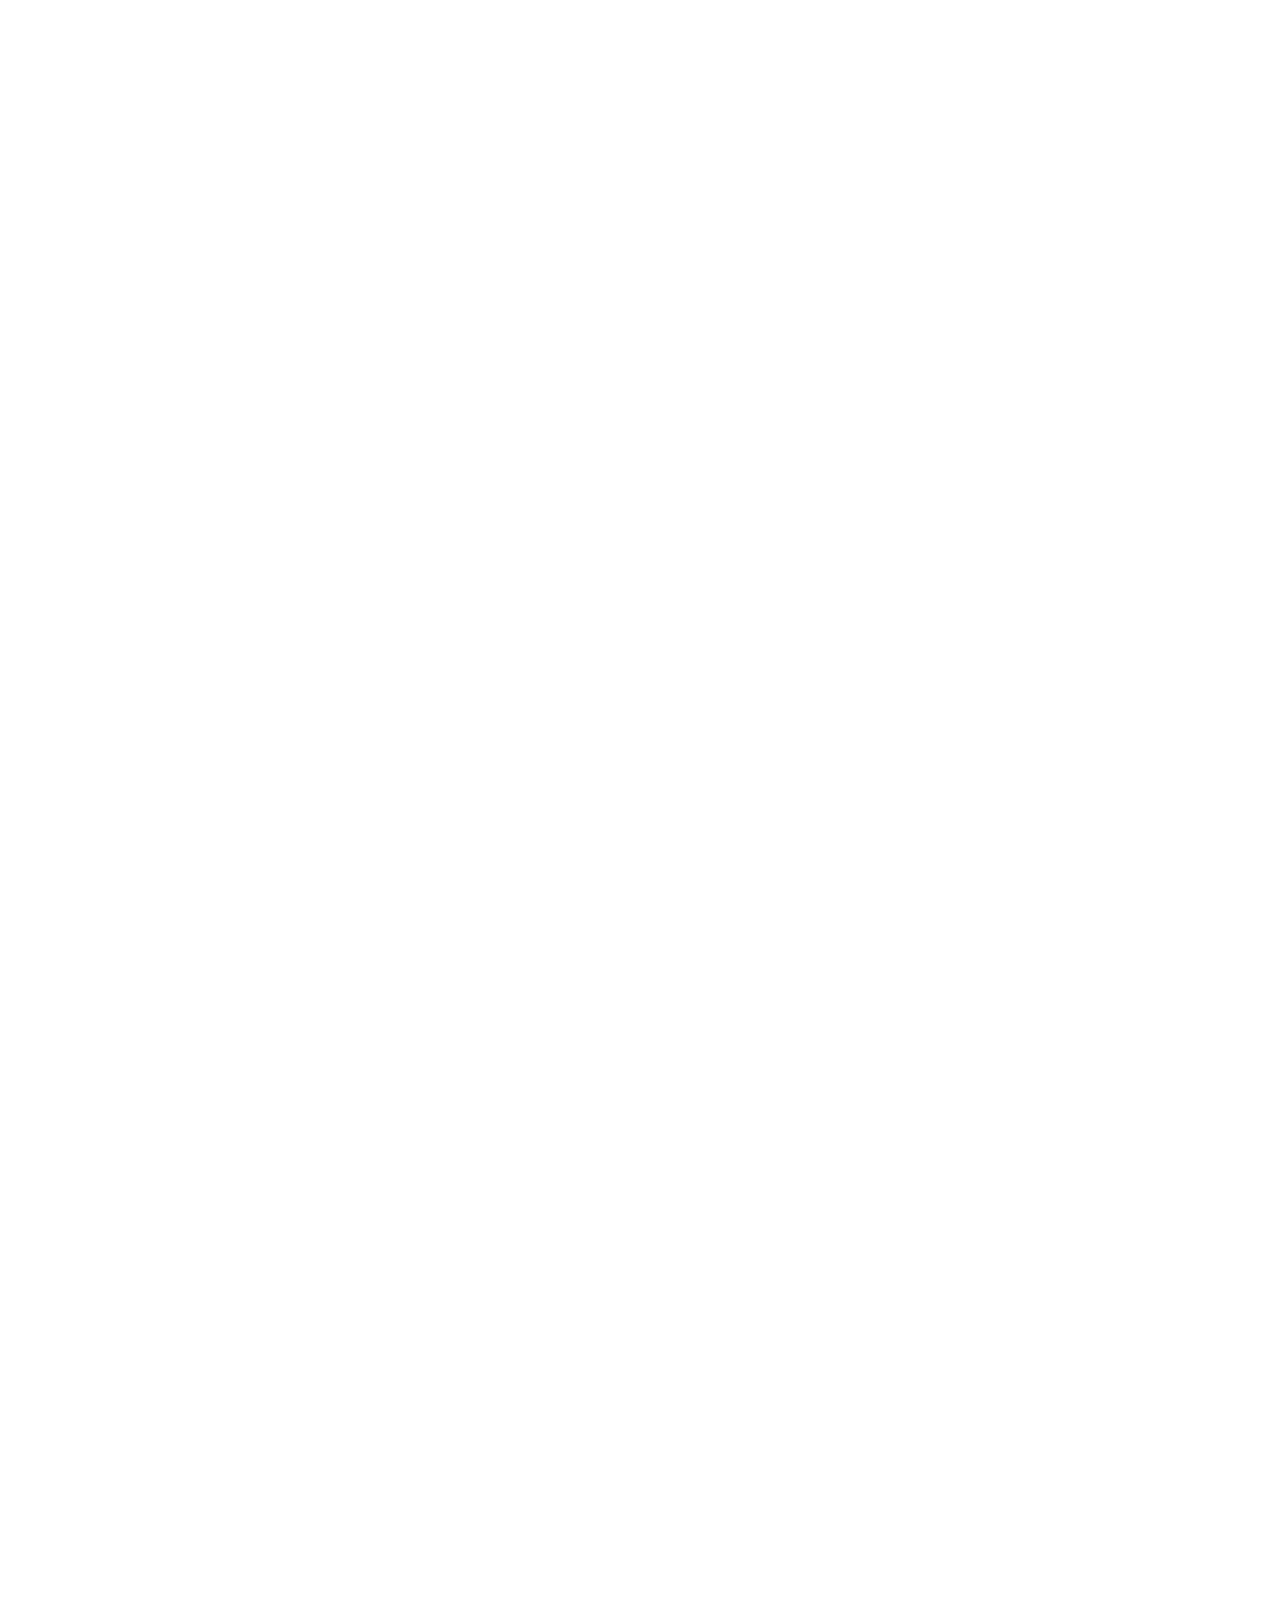
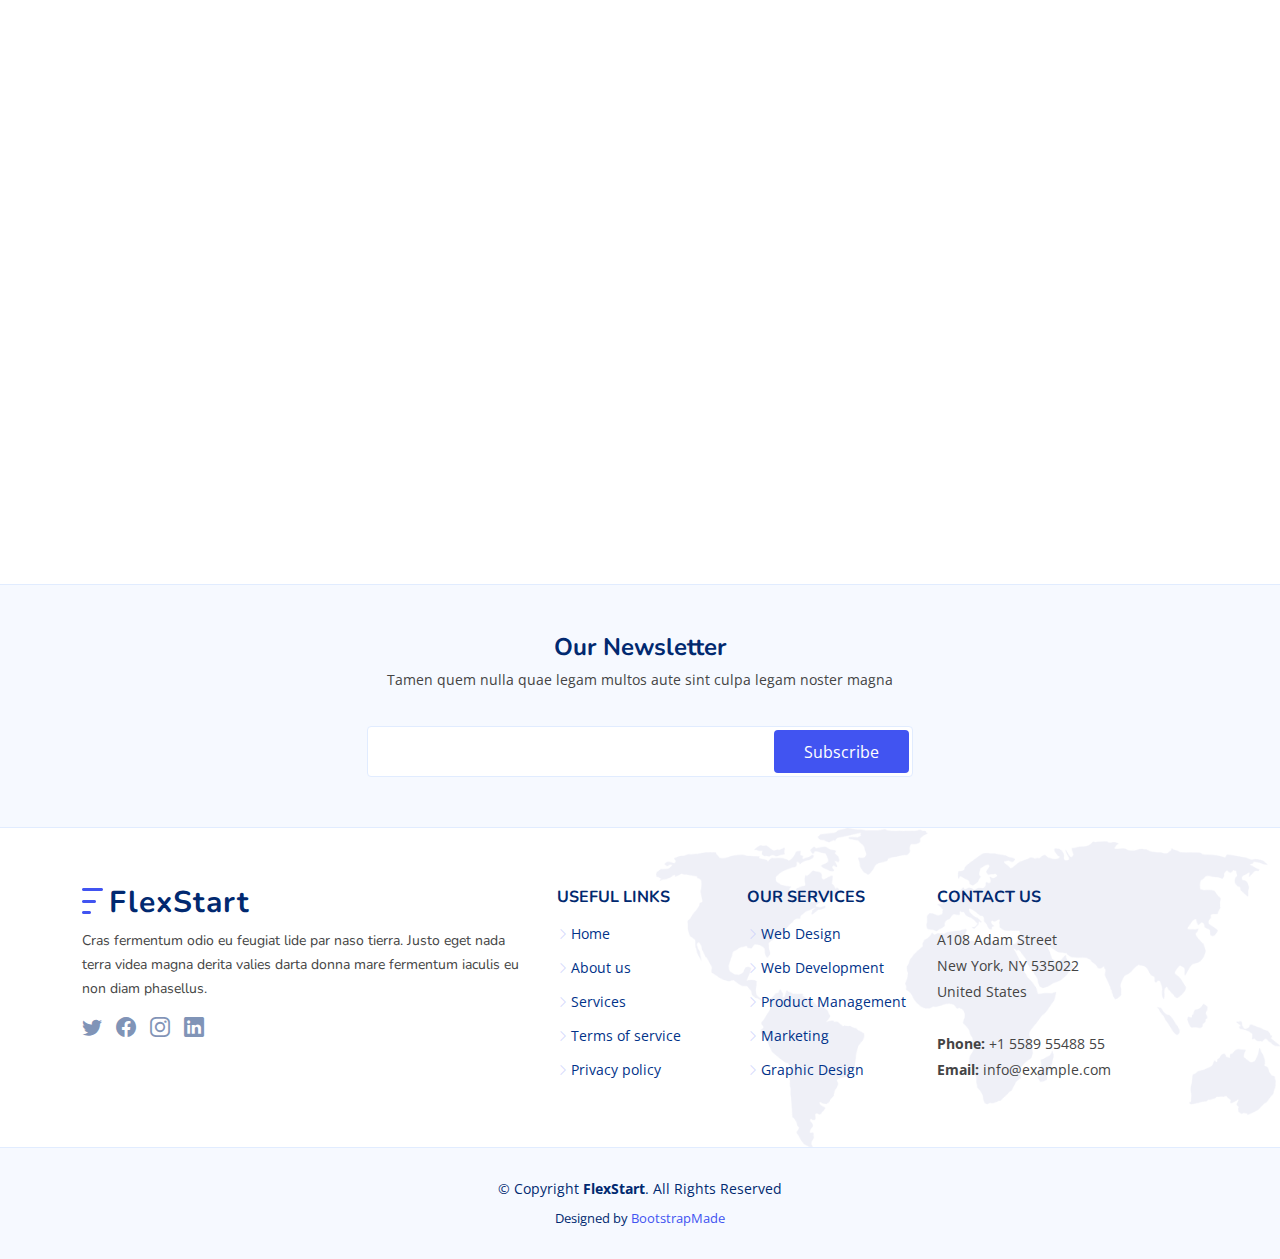
<file: old_index.html>
<!DOCTYPE html>
<html lang="en">

<head>
  <meta charset="utf-8">
  <meta content="width=device-width, initial-scale=1.0" name="viewport">

  <title>Change Your Mind</title>
  <meta content="" name="description">
  <meta content="" name="keywords">

  <!-- Favicons -->
  <link href="assets/img/favicon.png" rel="icon">
  <link href="assets/img/apple-touch-icon.png" rel="apple-touch-icon">

  <!-- Google Fonts -->
  <link href="https://fonts.googleapis.com/css?family=Open+Sans:300,300i,400,400i,600,600i,700,700i|Nunito:300,300i,400,400i,600,600i,700,700i|Poppins:300,300i,400,400i,500,500i,600,600i,700,700i" rel="stylesheet">

  <!-- Vendor CSS Files -->
  <link href="assets/vendor/aos/aos.css" rel="stylesheet">
  <link href="assets/vendor/bootstrap/css/bootstrap.min.css" rel="stylesheet">
  <link href="assets/vendor/bootstrap-icons/bootstrap-icons.css" rel="stylesheet">
  <link href="assets/vendor/glightbox/css/glightbox.min.css" rel="stylesheet">
  <link href="assets/vendor/remixicon/remixicon.css" rel="stylesheet">
  <link href="assets/vendor/swiper/swiper-bundle.min.css" rel="stylesheet">

  <!-- Template Main CSS File -->
  <link href="assets/css/style.css" rel="stylesheet">

  <!-- =======================================================
  * Template Name: FlexStart
  * Updated: Jan 09 2024 with Bootstrap v5.3.2
  * Template URL: https://bootstrapmade.com/flexstart-bootstrap-startup-template/
  * Author: BootstrapMade.com
  * License: https://bootstrapmade.com/license/
  ======================================================== -->
</head>

<body>

  <!-- ======= Header ======= -->
  <header id="header" class="header fixed-top">
    <div class="container-fluid container-xl d-flex align-items-center justify-content-between">

      <a href="index.html" class="logo d-flex align-items-center">
        <img src="assets/img/logo.png" alt="">
        <span>FlexStart</span>
      </a>

      <nav id="navbar" class="navbar">
        <ul>
          <li><a class="nav-link scrollto active" href="#hero">Home</a></li>
          <li><a class="nav-link scrollto" href="#about">About</a></li>
          <!-- <li><a class="nav-link scrollto" href="#services">Services</a></li>-->
          <!-- <li><a class="nav-link scrollto" href="#portfolio">Portfolio</a></li>-->
          <li><a class="nav-link scrollto" href="#team">Team</a></li>
          <!-- <li><a href="blog.html">Blog</a></li>-->
          <!--
          <li class="dropdown"><a href="#"><span>Drop Down</span> <i class="bi bi-chevron-down"></i></a>
            <ul>
              <li><a href="#">Drop Down 1</a></li>
              <li class="dropdown"><a href="#"><span>Deep Drop Down</span> <i class="bi bi-chevron-right"></i></a>
                <ul>
                  <li><a href="#">Deep Drop Down 1</a></li>
                  <li><a href="#">Deep Drop Down 2</a></li>
                  <li><a href="#">Deep Drop Down 3</a></li>
                  <li><a href="#">Deep Drop Down 4</a></li>
                  <li><a href="#">Deep Drop Down 5</a></li>
                </ul>
              </li>
              <li><a href="#">Drop Down 2</a></li>
              <li><a href="#">Drop Down 3</a></li>
              <li><a href="#">Drop Down 4</a></li>
            </ul>
          </li>

          <li class="dropdown megamenu"><a href="#"><span>Mega Menu</span> <i class="bi bi-chevron-down"></i></a>
            <ul>
              <li>
                <a href="#">Column 1 link 1</a>
                <a href="#">Column 1 link 2</a>
                <a href="#">Column 1 link 3</a>
              </li>
              <li>
                <a href="#">Column 2 link 1</a>
                <a href="#">Column 2 link 2</a>
                <a href="#">Column 3 link 3</a>
              </li>
              <li>
                <a href="#">Column 3 link 1</a>
                <a href="#">Column 3 link 2</a>
                <a href="#">Column 3 link 3</a>
              </li>
              <li>
                <a href="#">Column 4 link 1</a>
                <a href="#">Column 4 link 2</a>
                <a href="#">Column 4 link 3</a>
              </li>
            </ul>
          </li>
          -->

          <li><a class="nav-link scrollto" href="#contact">Contact</a></li>
          <!--<li><a class="getstarted scrollto" href="#about">Get Started</a></li>-->
        </ul>
        <i class="bi bi-list mobile-nav-toggle"></i>
      </nav><!-- .navbar -->

    </div>
  </header><!-- End Header -->

  <!-- ======= Hero Section ======= -->
  <section id="hero" class="hero d-flex align-items-center">

    <div class="container">
      <div class="row">
        <div class="col-lg-6 d-flex flex-column justify-content-center">
          <h1 data-aos="fade-up">Transforming Wellness Through Technology</h1>
          <h2 data-aos="fade-up" data-aos-delay="400">We are team of researchers developing brain stimulation applications to help you entrain your brainwaves and alter your mental states.</h2>
          <!--<div data-aos="fade-up" data-aos-delay="600">
            <div class="text-center text-lg-start">
              <a href="#about" class="btn-get-started scrollto d-inline-flex align-items-center justify-content-center align-self-center">
                <span>Get Started</span>
                <i class="bi bi-arrow-right"></i>
              </a>
            </div>
          </div>-->
        </div>
        <div class="col-lg-6 hero-img" data-aos="zoom-out" data-aos-delay="200">
          <img src="assets/img/hero-img.png" class="img-fluid" alt="">
        </div>
      </div>
    </div>

  </section><!-- End Hero -->

  <main id="main">
    <!-- ======= About Section ======= -->
    <section id="about" class="about">

      <div class="container" data-aos="fade-up">
        <div class="row gx-0">

          <div class="col-lg-6 d-flex flex-column justify-content-center" data-aos="fade-up" data-aos-delay="200">
            <div class="content">
              <h3>Who We Are</h3>
              <h2>Step into a New Reality of Mental Well-being</h2>
              <p>
                At <b><i>Change Your Mind</i></b>, we're pioneering the intersection of technology and wellness. Founded by a team of passionate innovators, in partnership with mental health advocates, our mission is to harness the power of technology to revolutionize how we approach mental wellness. Our cutting-edge app offers a unique experience that leverages brainwaves stimulation to facilitate positive changes in mental states, enhancing overall well-being and tranquility.
              </p>
              <!--<div class="text-center text-lg-start">
                <a href="#" class="btn-read-more d-inline-flex align-items-center justify-content-center align-self-center">
                  <span>Read More</span>
                  <i class="bi bi-arrow-right"></i>
                </a>
              </div>-->
            </div>
          </div>

          <div class="col-lg-6 d-flex align-items-center" data-aos="zoom-out" data-aos-delay="200">
            <img src="assets/img/about.jpg" class="img-fluid" alt="">
          </div>

        </div>
      </div>

    </section><!-- End About Section -->

    <!-- ======= Values Section ======= -->
    <!--
    <section id="values" class="values">

      <div class="container" data-aos="fade-up">

        <header class="section-header">
          <h2>Our Values</h2>
          <p>Odit est perspiciatis laborum et dicta</p>
        </header>

        <div class="row">

          <div class="col-lg-4" data-aos="fade-up" data-aos-delay="200">
            <div class="box">
              <img src="assets/img/values-1.png" class="img-fluid" alt="">
              <h3>Ad cupiditate sed est odio</h3>
              <p>Eum ad dolor et. Autem aut fugiat debitis voluptatem consequuntur sit. Et veritatis id.</p>
            </div>
          </div>

          <div class="col-lg-4 mt-4 mt-lg-0" data-aos="fade-up" data-aos-delay="400">
            <div class="box">
              <img src="assets/img/values-2.png" class="img-fluid" alt="">
              <h3>Voluptatem voluptatum alias</h3>
              <p>Repudiandae amet nihil natus in distinctio suscipit id. Doloremque ducimus ea sit non.</p>
            </div>
          </div>

          <div class="col-lg-4 mt-4 mt-lg-0" data-aos="fade-up" data-aos-delay="600">
            <div class="box">
              <img src="assets/img/values-3.png" class="img-fluid" alt="">
              <h3>Fugit cupiditate alias nobis.</h3>
              <p>Quam rem vitae est autem molestias explicabo debitis sint. Vero aliquid quidem commodi.</p>
            </div>
          </div>

        </div>

      </div>

    </section>
    --><!-- End Values Section -->

    <!-- ======= Counts Section ======= -->
    <!--
    <section id="counts" class="counts">
      <div class="container" data-aos="fade-up">

        <div class="row gy-4">

          <div class="col-lg-3 col-md-6">
            <div class="count-box">
              <i class="bi bi-emoji-smile"></i>
              <div>
                <span data-purecounter-start="0" data-purecounter-end="232" data-purecounter-duration="1" class="purecounter"></span>
                <p>Happy Clients</p>
              </div>
            </div>
          </div>

          <div class="col-lg-3 col-md-6">
            <div class="count-box">
              <i class="bi bi-journal-richtext" style="color: #ee6c20;"></i>
              <div>
                <span data-purecounter-start="0" data-purecounter-end="521" data-purecounter-duration="1" class="purecounter"></span>
                <p>Projects</p>
              </div>
            </div>
          </div>

          <div class="col-lg-3 col-md-6">
            <div class="count-box">
              <i class="bi bi-headset" style="color: #15be56;"></i>
              <div>
                <span data-purecounter-start="0" data-purecounter-end="1463" data-purecounter-duration="1" class="purecounter"></span>
                <p>Hours Of Support</p>
              </div>
            </div>
          </div>

          <div class="col-lg-3 col-md-6">
            <div class="count-box">
              <i class="bi bi-people" style="color: #bb0852;"></i>
              <div>
                <span data-purecounter-start="0" data-purecounter-end="15" data-purecounter-duration="1" class="purecounter"></span>
                <p>Hard Workers</p>
              </div>
            </div>
          </div>

        </div>

      </div>
    </section>
    --> <!-- End Counts Section -->

    <!-- ======= Features Section ======= -->
    <!--
    <section id="features" class="features">

      <div class="container" data-aos="fade-up">

        <header class="section-header">
          <h2>Features</h2>
          <p>Laboriosam et omnis fuga quis dolor direda fara</p>
        </header>

        <div class="row">

          <div class="col-lg-6">
            <img src="assets/img/features.png" class="img-fluid" alt="">
          </div>

          <div class="col-lg-6 mt-5 mt-lg-0 d-flex">
            <div class="row align-self-center gy-4">

              <div class="col-md-6" data-aos="zoom-out" data-aos-delay="200">
                <div class="feature-box d-flex align-items-center">
                  <i class="bi bi-check"></i>
                  <h3>Eos aspernatur rem</h3>
                </div>
              </div>

              <div class="col-md-6" data-aos="zoom-out" data-aos-delay="300">
                <div class="feature-box d-flex align-items-center">
                  <i class="bi bi-check"></i>
                  <h3>Facilis neque ipsa</h3>
                </div>
              </div>

              <div class="col-md-6" data-aos="zoom-out" data-aos-delay="400">
                <div class="feature-box d-flex align-items-center">
                  <i class="bi bi-check"></i>
                  <h3>Volup amet voluptas</h3>
                </div>
              </div>

              <div class="col-md-6" data-aos="zoom-out" data-aos-delay="500">
                <div class="feature-box d-flex align-items-center">
                  <i class="bi bi-check"></i>
                  <h3>Rerum omnis sint</h3>
                </div>
              </div>

              <div class="col-md-6" data-aos="zoom-out" data-aos-delay="600">
                <div class="feature-box d-flex align-items-center">
                  <i class="bi bi-check"></i>
                  <h3>Alias possimus</h3>
                </div>
              </div>

              <div class="col-md-6" data-aos="zoom-out" data-aos-delay="700">
                <div class="feature-box d-flex align-items-center">
                  <i class="bi bi-check"></i>
                  <h3>Repellendus mollitia</h3>
                </div>
              </div>

            </div>
          </div>

        </div>
        --> <!-- / row -->

        <!-- Feature Tabs -->
        <!--
        <div class="row feture-tabs" data-aos="fade-up">
          <div class="col-lg-6">
            <h3>Neque officiis dolore maiores et exercitationem quae est seda lidera pat claero</h3>
            -->

            <!-- Tabs -->
            <!--
            <ul class="nav nav-pills mb-3">
              <li>
                <a class="nav-link active" data-bs-toggle="pill" href="#tab1">Saepe fuga</a>
              </li>
              <li>
                <a class="nav-link" data-bs-toggle="pill" href="#tab2">Voluptates</a>
              </li>
              <li>
                <a class="nav-link" data-bs-toggle="pill" href="#tab3">Corrupti</a>
              </li>
            </ul>
            --><!-- End Tabs -->

            <!-- Tab Content -->
            <!--
            <div class="tab-content">

              <div class="tab-pane fade show active" id="tab1">
                <p>Consequuntur inventore voluptates consequatur aut vel et. Eos doloribus expedita. Sapiente atque consequatur minima nihil quae aspernatur quo suscipit voluptatem.</p>
                <div class="d-flex align-items-center mb-2">
                  <i class="bi bi-check2"></i>
                  <h4>Repudiandae rerum velit modi et officia quasi facilis</h4>
                </div>
                <p>Laborum omnis voluptates voluptas qui sit aliquam blanditiis. Sapiente minima commodi dolorum non eveniet magni quaerat nemo et.</p>
                <div class="d-flex align-items-center mb-2">
                  <i class="bi bi-check2"></i>
                  <h4>Incidunt non veritatis illum ea ut nisi</h4>
                </div>
                <p>Non quod totam minus repellendus autem sint velit. Rerum debitis facere soluta tenetur. Iure molestiae assumenda sunt qui inventore eligendi voluptates nisi at. Dolorem quo tempora. Quia et perferendis.</p>
              </div>
            --><!-- End Tab 1 Content -->
            <!--

              <div class="tab-pane fade show" id="tab2">
                <p>Consequuntur inventore voluptates consequatur aut vel et. Eos doloribus expedita. Sapiente atque consequatur minima nihil quae aspernatur quo suscipit voluptatem.</p>
                <div class="d-flex align-items-center mb-2">
                  <i class="bi bi-check2"></i>
                  <h4>Repudiandae rerum velit modi et officia quasi facilis</h4>
                </div>
                <p>Laborum omnis voluptates voluptas qui sit aliquam blanditiis. Sapiente minima commodi dolorum non eveniet magni quaerat nemo et.</p>
                <div class="d-flex align-items-center mb-2">
                  <i class="bi bi-check2"></i>
                  <h4>Incidunt non veritatis illum ea ut nisi</h4>
                </div>
                <p>Non quod totam minus repellendus autem sint velit. Rerum debitis facere soluta tenetur. Iure molestiae assumenda sunt qui inventore eligendi voluptates nisi at. Dolorem quo tempora. Quia et perferendis.</p>
              </div>
            --><!-- End Tab 2 Content -->
            <!--

              <div class="tab-pane fade show" id="tab3">
                <p>Consequuntur inventore voluptates consequatur aut vel et. Eos doloribus expedita. Sapiente atque consequatur minima nihil quae aspernatur quo suscipit voluptatem.</p>
                <div class="d-flex align-items-center mb-2">
                  <i class="bi bi-check2"></i>
                  <h4>Repudiandae rerum velit modi et officia quasi facilis</h4>
                </div>
                <p>Laborum omnis voluptates voluptas qui sit aliquam blanditiis. Sapiente minima commodi dolorum non eveniet magni quaerat nemo et.</p>
                <div class="d-flex align-items-center mb-2">
                  <i class="bi bi-check2"></i>
                  <h4>Incidunt non veritatis illum ea ut nisi</h4>
                </div>
                <p>Non quod totam minus repellendus autem sint velit. Rerum debitis facere soluta tenetur. Iure molestiae assumenda sunt qui inventore eligendi voluptates nisi at. Dolorem quo tempora. Quia et perferendis.</p>
              </div>
            --><!-- End Tab 3 Content -->
        <!--

            </div>

          </div>

          <div class="col-lg-6">
            <img src="assets/img/features-2.png" class="img-fluid" alt="">
          </div>

        </div>
        --><!-- End Feature Tabs -->

        <!-- Feature Icons -->
        <div class="row feature-icons" data-aos="fade-up">
          <h3>Ratione mollitia eos ab laudantium rerum beatae quo</h3>

          <div class="row">

            <div class="col-xl-4 text-center" data-aos="fade-right" data-aos-delay="100">
              <img src="assets/img/features-3.png" class="img-fluid p-4" alt="">
            </div>

            <div class="col-xl-8 d-flex content">
              <div class="row align-self-center gy-4">

                <div class="col-md-6 icon-box" data-aos="fade-up">
                  <i class="ri-line-chart-line"></i>
                  <div>
                    <h4>Corporis voluptates sit</h4>
                    <p>Consequuntur sunt aut quasi enim aliquam quae harum pariatur laboris nisi ut aliquip</p>
                  </div>
                </div>

                <div class="col-md-6 icon-box" data-aos="fade-up" data-aos-delay="100">
                  <i class="ri-stack-line"></i>
                  <div>
                    <h4>Ullamco laboris nisi</h4>
                    <p>Excepteur sint occaecat cupidatat non proident, sunt in culpa qui officia deserunt</p>
                  </div>
                </div>

                <div class="col-md-6 icon-box" data-aos="fade-up" data-aos-delay="200">
                  <i class="ri-brush-4-line"></i>
                  <div>
                    <h4>Labore consequatur</h4>
                    <p>Aut suscipit aut cum nemo deleniti aut omnis. Doloribus ut maiores omnis facere</p>
                  </div>
                </div>

                <div class="col-md-6 icon-box" data-aos="fade-up" data-aos-delay="300">
                  <i class="ri-magic-line"></i>
                  <div>
                    <h4>Beatae veritatis</h4>
                    <p>Expedita veritatis consequuntur nihil tempore laudantium vitae denat pacta</p>
                  </div>
                </div>

                <div class="col-md-6 icon-box" data-aos="fade-up" data-aos-delay="400">
                  <i class="ri-command-line"></i>
                  <div>
                    <h4>Molestiae dolor</h4>
                    <p>Et fuga et deserunt et enim. Dolorem architecto ratione tensa raptor marte</p>
                  </div>
                </div>

                <div class="col-md-6 icon-box" data-aos="fade-up" data-aos-delay="500">
                  <i class="ri-radar-line"></i>
                  <div>
                    <h4>Explicabo consectetur</h4>
                    <p>Est autem dicta beatae suscipit. Sint veritatis et sit quasi ab aut inventore</p>
                  </div>
                </div>

              </div>
            </div>

          </div>

        </div><!-- End Feature Icons -->

      </div>

    </section><!-- End Features Section -->

    <!-- ======= Services Section ======= -->
    <section id="services" class="services">

      <div class="container" data-aos="fade-up">

        <header class="section-header">
          <h2>Services</h2>
          <p>Veritatis et dolores facere numquam et praesentium</p>
        </header>

        <div class="row gy-4">

          <div class="col-lg-4 col-md-6" data-aos="fade-up" data-aos-delay="200">
            <div class="service-box blue">
              <i class="ri-discuss-line icon"></i>
              <h3>Nesciunt Mete</h3>
              <p>Provident nihil minus qui consequatur non omnis maiores. Eos accusantium minus dolores iure perferendis tempore et consequatur.</p>
              <a href="#" class="read-more"><span>Read More</span> <i class="bi bi-arrow-right"></i></a>
            </div>
          </div>

          <div class="col-lg-4 col-md-6" data-aos="fade-up" data-aos-delay="300">
            <div class="service-box orange">
              <i class="ri-discuss-line icon"></i>
              <h3>Eosle Commodi</h3>
              <p>Ut autem aut autem non a. Sint sint sit facilis nam iusto sint. Libero corrupti neque eum hic non ut nesciunt dolorem.</p>
              <a href="#" class="read-more"><span>Read More</span> <i class="bi bi-arrow-right"></i></a>
            </div>
          </div>

          <div class="col-lg-4 col-md-6" data-aos="fade-up" data-aos-delay="400">
            <div class="service-box green">
              <i class="ri-discuss-line icon"></i>
              <h3>Ledo Markt</h3>
              <p>Ut excepturi voluptatem nisi sed. Quidem fuga consequatur. Minus ea aut. Vel qui id voluptas adipisci eos earum corrupti.</p>
              <a href="#" class="read-more"><span>Read More</span> <i class="bi bi-arrow-right"></i></a>
            </div>
          </div>

          <div class="col-lg-4 col-md-6" data-aos="fade-up" data-aos-delay="500">
            <div class="service-box red">
              <i class="ri-discuss-line icon"></i>
              <h3>Asperiores Commodi</h3>
              <p>Non et temporibus minus omnis sed dolor esse consequatur. Cupiditate sed error ea fuga sit provident adipisci neque.</p>
              <a href="#" class="read-more"><span>Read More</span> <i class="bi bi-arrow-right"></i></a>
            </div>
          </div>

          <div class="col-lg-4 col-md-6" data-aos="fade-up" data-aos-delay="600">
            <div class="service-box purple">
              <i class="ri-discuss-line icon"></i>
              <h3>Velit Doloremque.</h3>
              <p>Cumque et suscipit saepe. Est maiores autem enim facilis ut aut ipsam corporis aut. Sed animi at autem alias eius labore.</p>
              <a href="#" class="read-more"><span>Read More</span> <i class="bi bi-arrow-right"></i></a>
            </div>
          </div>

          <div class="col-lg-4 col-md-6" data-aos="fade-up" data-aos-delay="700">
            <div class="service-box pink">
              <i class="ri-discuss-line icon"></i>
              <h3>Dolori Architecto</h3>
              <p>Hic molestias ea quibusdam eos. Fugiat enim doloremque aut neque non et debitis iure. Corrupti recusandae ducimus enim.</p>
              <a href="#" class="read-more"><span>Read More</span> <i class="bi bi-arrow-right"></i></a>
            </div>
          </div>

        </div>

      </div>

    </section><!-- End Services Section -->

    <!-- ======= Pricing Section ======= -->
    <section id="pricing" class="pricing">

      <div class="container" data-aos="fade-up">

        <header class="section-header">
          <h2>Pricing</h2>
          <p>Check our Pricing</p>
        </header>

        <div class="row gy-4" data-aos="fade-left">

          <div class="col-lg-3 col-md-6" data-aos="zoom-in" data-aos-delay="100">
            <div class="box">
              <h3 style="color: #07d5c0;">Free Plan</h3>
              <div class="price"><sup>$</sup>0<span> / mo</span></div>
              <img src="assets/img/pricing-free.png" class="img-fluid" alt="">
              <ul>
                <li>Aida dere</li>
                <li>Nec feugiat nisl</li>
                <li>Nulla at volutpat dola</li>
                <li class="na">Pharetra massa</li>
                <li class="na">Massa ultricies mi</li>
              </ul>
              <a href="#" class="btn-buy">Buy Now</a>
            </div>
          </div>

          <div class="col-lg-3 col-md-6" data-aos="zoom-in" data-aos-delay="200">
            <div class="box">
              <span class="featured">Featured</span>
              <h3 style="color: #65c600;">Starter Plan</h3>
              <div class="price"><sup>$</sup>19<span> / mo</span></div>
              <img src="assets/img/pricing-starter.png" class="img-fluid" alt="">
              <ul>
                <li>Aida dere</li>
                <li>Nec feugiat nisl</li>
                <li>Nulla at volutpat dola</li>
                <li>Pharetra massa</li>
                <li class="na">Massa ultricies mi</li>
              </ul>
              <a href="#" class="btn-buy">Buy Now</a>
            </div>
          </div>

          <div class="col-lg-3 col-md-6" data-aos="zoom-in" data-aos-delay="300">
            <div class="box">
              <h3 style="color: #ff901c;">Business Plan</h3>
              <div class="price"><sup>$</sup>29<span> / mo</span></div>
              <img src="assets/img/pricing-business.png" class="img-fluid" alt="">
              <ul>
                <li>Aida dere</li>
                <li>Nec feugiat nisl</li>
                <li>Nulla at volutpat dola</li>
                <li>Pharetra massa</li>
                <li>Massa ultricies mi</li>
              </ul>
              <a href="#" class="btn-buy">Buy Now</a>
            </div>
          </div>

          <div class="col-lg-3 col-md-6" data-aos="zoom-in" data-aos-delay="400">
            <div class="box">
              <h3 style="color: #ff0071;">Ultimate Plan</h3>
              <div class="price"><sup>$</sup>49<span> / mo</span></div>
              <img src="assets/img/pricing-ultimate.png" class="img-fluid" alt="">
              <ul>
                <li>Aida dere</li>
                <li>Nec feugiat nisl</li>
                <li>Nulla at volutpat dola</li>
                <li>Pharetra massa</li>
                <li>Massa ultricies mi</li>
              </ul>
              <a href="#" class="btn-buy">Buy Now</a>
            </div>
          </div>

        </div>

      </div>

    </section><!-- End Pricing Section -->

    <!-- ======= F.A.Q Section ======= -->
    <section id="faq" class="faq">

      <div class="container" data-aos="fade-up">

        <header class="section-header">
          <h2>F.A.Q</h2>
          <p>Frequently Asked Questions</p>
        </header>

        <div class="row">
          <div class="col-lg-6">
            <!-- F.A.Q List 1-->
            <div class="accordion accordion-flush" id="faqlist1">
              <div class="accordion-item">
                <h2 class="accordion-header">
                  <button class="accordion-button collapsed" type="button" data-bs-toggle="collapse" data-bs-target="#faq-content-1">
                    Non consectetur a erat nam at lectus urna duis?
                  </button>
                </h2>
                <div id="faq-content-1" class="accordion-collapse collapse" data-bs-parent="#faqlist1">
                  <div class="accordion-body">
                    Feugiat pretium nibh ipsum consequat. Tempus iaculis urna id volutpat lacus laoreet non curabitur gravida. Venenatis lectus magna fringilla urna porttitor rhoncus dolor purus non.
                  </div>
                </div>
              </div>

              <div class="accordion-item">
                <h2 class="accordion-header">
                  <button class="accordion-button collapsed" type="button" data-bs-toggle="collapse" data-bs-target="#faq-content-2">
                    Feugiat scelerisque varius morbi enim nunc faucibus a pellentesque?
                  </button>
                </h2>
                <div id="faq-content-2" class="accordion-collapse collapse" data-bs-parent="#faqlist1">
                  <div class="accordion-body">
                    Dolor sit amet consectetur adipiscing elit pellentesque habitant morbi. Id interdum velit laoreet id donec ultrices. Fringilla phasellus faucibus scelerisque eleifend donec pretium. Est pellentesque elit ullamcorper dignissim. Mauris ultrices eros in cursus turpis massa tincidunt dui.
                  </div>
                </div>
              </div>

              <div class="accordion-item">
                <h2 class="accordion-header">
                  <button class="accordion-button collapsed" type="button" data-bs-toggle="collapse" data-bs-target="#faq-content-3">
                    Dolor sit amet consectetur adipiscing elit pellentesque habitant morbi?
                  </button>
                </h2>
                <div id="faq-content-3" class="accordion-collapse collapse" data-bs-parent="#faqlist1">
                  <div class="accordion-body">
                    Eleifend mi in nulla posuere sollicitudin aliquam ultrices sagittis orci. Faucibus pulvinar elementum integer enim. Sem nulla pharetra diam sit amet nisl suscipit. Rutrum tellus pellentesque eu tincidunt. Lectus urna duis convallis convallis tellus. Urna molestie at elementum eu facilisis sed odio morbi quis
                  </div>
                </div>
              </div>

            </div>
          </div>

          <div class="col-lg-6">

            <!-- F.A.Q List 2-->
            <div class="accordion accordion-flush" id="faqlist2">

              <div class="accordion-item">
                <h2 class="accordion-header">
                  <button class="accordion-button collapsed" type="button" data-bs-toggle="collapse" data-bs-target="#faq2-content-1">
                    Ac odio tempor orci dapibus. Aliquam eleifend mi in nulla?
                  </button>
                </h2>
                <div id="faq2-content-1" class="accordion-collapse collapse" data-bs-parent="#faqlist2">
                  <div class="accordion-body">
                    Dolor sit amet consectetur adipiscing elit pellentesque habitant morbi. Id interdum velit laoreet id donec ultrices. Fringilla phasellus faucibus scelerisque eleifend donec pretium. Est pellentesque elit ullamcorper dignissim. Mauris ultrices eros in cursus turpis massa tincidunt dui.
                  </div>
                </div>
              </div>

              <div class="accordion-item">
                <h2 class="accordion-header">
                  <button class="accordion-button collapsed" type="button" data-bs-toggle="collapse" data-bs-target="#faq2-content-2">
                    Tempus quam pellentesque nec nam aliquam sem et tortor consequat?
                  </button>
                </h2>
                <div id="faq2-content-2" class="accordion-collapse collapse" data-bs-parent="#faqlist2">
                  <div class="accordion-body">
                    Molestie a iaculis at erat pellentesque adipiscing commodo. Dignissim suspendisse in est ante in. Nunc vel risus commodo viverra maecenas accumsan. Sit amet nisl suscipit adipiscing bibendum est. Purus gravida quis blandit turpis cursus in
                  </div>
                </div>
              </div>

              <div class="accordion-item">
                <h2 class="accordion-header">
                  <button class="accordion-button collapsed" type="button" data-bs-toggle="collapse" data-bs-target="#faq2-content-3">
                    Varius vel pharetra vel turpis nunc eget lorem dolor?
                  </button>
                </h2>
                <div id="faq2-content-3" class="accordion-collapse collapse" data-bs-parent="#faqlist2">
                  <div class="accordion-body">
                    Laoreet sit amet cursus sit amet dictum sit amet justo. Mauris vitae ultricies leo integer malesuada nunc vel. Tincidunt eget nullam non nisi est sit amet. Turpis nunc eget lorem dolor sed. Ut venenatis tellus in metus vulputate eu scelerisque. Pellentesque diam volutpat commodo sed egestas egestas fringilla phasellus faucibus. Nibh tellus molestie nunc non blandit massa enim nec.
                  </div>
                </div>
              </div>

            </div>
          </div>

        </div>

      </div>

    </section><!-- End F.A.Q Section -->

    <!-- ======= Portfolio Section ======= -->
    <section id="portfolio" class="portfolio">

      <div class="container" data-aos="fade-up">

        <header class="section-header">
          <h2>Portfolio</h2>
          <p>Check our latest work</p>
        </header>

        <div class="row" data-aos="fade-up" data-aos-delay="100">
          <div class="col-lg-12 d-flex justify-content-center">
            <ul id="portfolio-flters">
              <li data-filter="*" class="filter-active">All</li>
              <li data-filter=".filter-app">App</li>
              <li data-filter=".filter-card">Card</li>
              <li data-filter=".filter-web">Web</li>
            </ul>
          </div>
        </div>

        <div class="row gy-4 portfolio-container" data-aos="fade-up" data-aos-delay="200">

          <div class="col-lg-4 col-md-6 portfolio-item filter-app">
            <div class="portfolio-wrap">
              <img src="assets/img/portfolio/portfolio-1.jpg" class="img-fluid" alt="">
              <div class="portfolio-info">
                <h4>App 1</h4>
                <p>App</p>
                <div class="portfolio-links">
                  <a href="assets/img/portfolio/portfolio-1.jpg" data-gallery="portfolioGallery" class="portfokio-lightbox" title="App 1"><i class="bi bi-plus"></i></a>
                  <a href="portfolio-details.html" title="More Details"><i class="bi bi-link"></i></a>
                </div>
              </div>
            </div>
          </div>

          <div class="col-lg-4 col-md-6 portfolio-item filter-web">
            <div class="portfolio-wrap">
              <img src="assets/img/portfolio/portfolio-2.jpg" class="img-fluid" alt="">
              <div class="portfolio-info">
                <h4>Web 3</h4>
                <p>Web</p>
                <div class="portfolio-links">
                  <a href="assets/img/portfolio/portfolio-2.jpg" data-gallery="portfolioGallery" class="portfokio-lightbox" title="Web 3"><i class="bi bi-plus"></i></a>
                  <a href="portfolio-details.html" title="More Details"><i class="bi bi-link"></i></a>
                </div>
              </div>
            </div>
          </div>

          <div class="col-lg-4 col-md-6 portfolio-item filter-app">
            <div class="portfolio-wrap">
              <img src="assets/img/portfolio/portfolio-3.jpg" class="img-fluid" alt="">
              <div class="portfolio-info">
                <h4>App 2</h4>
                <p>App</p>
                <div class="portfolio-links">
                  <a href="assets/img/portfolio/portfolio-3.jpg" data-gallery="portfolioGallery" class="portfokio-lightbox" title="App 2"><i class="bi bi-plus"></i></a>
                  <a href="portfolio-details.html" title="More Details"><i class="bi bi-link"></i></a>
                </div>
              </div>
            </div>
          </div>

          <div class="col-lg-4 col-md-6 portfolio-item filter-card">
            <div class="portfolio-wrap">
              <img src="assets/img/portfolio/portfolio-4.jpg" class="img-fluid" alt="">
              <div class="portfolio-info">
                <h4>Card 2</h4>
                <p>Card</p>
                <div class="portfolio-links">
                  <a href="assets/img/portfolio/portfolio-4.jpg" data-gallery="portfolioGallery" class="portfokio-lightbox" title="Card 2"><i class="bi bi-plus"></i></a>
                  <a href="portfolio-details.html" title="More Details"><i class="bi bi-link"></i></a>
                </div>
              </div>
            </div>
          </div>

          <div class="col-lg-4 col-md-6 portfolio-item filter-web">
            <div class="portfolio-wrap">
              <img src="assets/img/portfolio/portfolio-5.jpg" class="img-fluid" alt="">
              <div class="portfolio-info">
                <h4>Web 2</h4>
                <p>Web</p>
                <div class="portfolio-links">
                  <a href="assets/img/portfolio/portfolio-5.jpg" data-gallery="portfolioGallery" class="portfokio-lightbox" title="Web 2"><i class="bi bi-plus"></i></a>
                  <a href="portfolio-details.html" title="More Details"><i class="bi bi-link"></i></a>
                </div>
              </div>
            </div>
          </div>

          <div class="col-lg-4 col-md-6 portfolio-item filter-app">
            <div class="portfolio-wrap">
              <img src="assets/img/portfolio/portfolio-6.jpg" class="img-fluid" alt="">
              <div class="portfolio-info">
                <h4>App 3</h4>
                <p>App</p>
                <div class="portfolio-links">
                  <a href="assets/img/portfolio/portfolio-6.jpg" data-gallery="portfolioGallery" class="portfokio-lightbox" title="App 3"><i class="bi bi-plus"></i></a>
                  <a href="portfolio-details.html" title="More Details"><i class="bi bi-link"></i></a>
                </div>
              </div>
            </div>
          </div>

          <div class="col-lg-4 col-md-6 portfolio-item filter-card">
            <div class="portfolio-wrap">
              <img src="assets/img/portfolio/portfolio-7.jpg" class="img-fluid" alt="">
              <div class="portfolio-info">
                <h4>Card 1</h4>
                <p>Card</p>
                <div class="portfolio-links">
                  <a href="assets/img/portfolio/portfolio-7.jpg" data-gallery="portfolioGallery" class="portfokio-lightbox" title="Card 1"><i class="bi bi-plus"></i></a>
                  <a href="portfolio-details.html" title="More Details"><i class="bi bi-link"></i></a>
                </div>
              </div>
            </div>
          </div>

          <div class="col-lg-4 col-md-6 portfolio-item filter-card">
            <div class="portfolio-wrap">
              <img src="assets/img/portfolio/portfolio-8.jpg" class="img-fluid" alt="">
              <div class="portfolio-info">
                <h4>Card 3</h4>
                <p>Card</p>
                <div class="portfolio-links">
                  <a href="assets/img/portfolio/portfolio-8.jpg" data-gallery="portfolioGallery" class="portfokio-lightbox" title="Card 3"><i class="bi bi-plus"></i></a>
                  <a href="portfolio-details.html" title="More Details"><i class="bi bi-link"></i></a>
                </div>
              </div>
            </div>
          </div>

          <div class="col-lg-4 col-md-6 portfolio-item filter-web">
            <div class="portfolio-wrap">
              <img src="assets/img/portfolio/portfolio-9.jpg" class="img-fluid" alt="">
              <div class="portfolio-info">
                <h4>Web 3</h4>
                <p>Web</p>
                <div class="portfolio-links">
                  <a href="assets/img/portfolio/portfolio-9.jpg" data-gallery="portfolioGallery" class="portfokio-lightbox" title="Web 3"><i class="bi bi-plus"></i></a>
                  <a href="portfolio-details.html" title="More Details"><i class="bi bi-link"></i></a>
                </div>
              </div>
            </div>
          </div>

        </div>

      </div>

    </section><!-- End Portfolio Section -->

    <!-- ======= Testimonials Section ======= -->
    <section id="testimonials" class="testimonials">

      <div class="container" data-aos="fade-up">

        <header class="section-header">
          <h2>Testimonials</h2>
          <p>What they are saying about us</p>
        </header>

        <div class="testimonials-slider swiper" data-aos="fade-up" data-aos-delay="200">
          <div class="swiper-wrapper">

            <div class="swiper-slide">
              <div class="testimonial-item">
                <div class="stars">
                  <i class="bi bi-star-fill"></i><i class="bi bi-star-fill"></i><i class="bi bi-star-fill"></i><i class="bi bi-star-fill"></i><i class="bi bi-star-fill"></i>
                </div>
                <p>
                  Proin iaculis purus consequat sem cure digni ssim donec porttitora entum suscipit rhoncus. Accusantium quam, ultricies eget id, aliquam eget nibh et. Maecen aliquam, risus at semper.
                </p>
                <div class="profile mt-auto">
                  <img src="assets/img/testimonials/testimonials-1.jpg" class="testimonial-img" alt="">
                  <h3>Saul Goodman</h3>
                  <h4>Ceo &amp; Founder</h4>
                </div>
              </div>
            </div><!-- End testimonial item -->

            <div class="swiper-slide">
              <div class="testimonial-item">
                <div class="stars">
                  <i class="bi bi-star-fill"></i><i class="bi bi-star-fill"></i><i class="bi bi-star-fill"></i><i class="bi bi-star-fill"></i><i class="bi bi-star-fill"></i>
                </div>
                <p>
                  Export tempor illum tamen malis malis eram quae irure esse labore quem cillum quid cillum eram malis quorum velit fore eram velit sunt aliqua noster fugiat irure amet legam anim culpa.
                </p>
                <div class="profile mt-auto">
                  <img src="assets/img/testimonials/testimonials-2.jpg" class="testimonial-img" alt="">
                  <h3>Sara Wilsson</h3>
                  <h4>Designer</h4>
                </div>
              </div>
            </div><!-- End testimonial item -->

            <div class="swiper-slide">
              <div class="testimonial-item">
                <div class="stars">
                  <i class="bi bi-star-fill"></i><i class="bi bi-star-fill"></i><i class="bi bi-star-fill"></i><i class="bi bi-star-fill"></i><i class="bi bi-star-fill"></i>
                </div>
                <p>
                  Enim nisi quem export duis labore cillum quae magna enim sint quorum nulla quem veniam duis minim tempor labore quem eram duis noster aute amet eram fore quis sint minim.
                </p>
                <div class="profile mt-auto">
                  <img src="assets/img/testimonials/testimonials-3.jpg" class="testimonial-img" alt="">
                  <h3>Jena Karlis</h3>
                  <h4>Store Owner</h4>
                </div>
              </div>
            </div><!-- End testimonial item -->

            <div class="swiper-slide">
              <div class="testimonial-item">
                <div class="stars">
                  <i class="bi bi-star-fill"></i><i class="bi bi-star-fill"></i><i class="bi bi-star-fill"></i><i class="bi bi-star-fill"></i><i class="bi bi-star-fill"></i>
                </div>
                <p>
                  Fugiat enim eram quae cillum dolore dolor amet nulla culpa multos export minim fugiat minim velit minim dolor enim duis veniam ipsum anim magna sunt elit fore quem dolore labore illum veniam.
                </p>
                <div class="profile mt-auto">
                  <img src="assets/img/testimonials/testimonials-4.jpg" class="testimonial-img" alt="">
                  <h3>Matt Brandon</h3>
                  <h4>Freelancer</h4>
                </div>
              </div>
            </div><!-- End testimonial item -->

            <div class="swiper-slide">
              <div class="testimonial-item">
                <div class="stars">
                  <i class="bi bi-star-fill"></i><i class="bi bi-star-fill"></i><i class="bi bi-star-fill"></i><i class="bi bi-star-fill"></i><i class="bi bi-star-fill"></i>
                </div>
                <p>
                  Quis quorum aliqua sint quem legam fore sunt eram irure aliqua veniam tempor noster veniam enim culpa labore duis sunt culpa nulla illum cillum fugiat legam esse veniam culpa fore nisi cillum quid.
                </p>
                <div class="profile mt-auto">
                  <img src="assets/img/testimonials/testimonials-5.jpg" class="testimonial-img" alt="">
                  <h3>John Larson</h3>
                  <h4>Entrepreneur</h4>
                </div>
              </div>
            </div><!-- End testimonial item -->

          </div>
          <div class="swiper-pagination"></div>
        </div>

      </div>

    </section><!-- End Testimonials Section -->

    <!-- ======= Team Section ======= -->
    <section id="team" class="team">

      <div class="container" data-aos="fade-up">

        <header class="section-header">
          <h2>Team</h2>
          <p>Our hard working team</p>
        </header>

        <div class="row gy-4">

          <div class="col-lg-3 col-md-6 d-flex align-items-stretch" data-aos="fade-up" data-aos-delay="100">
            <div class="member">
              <div class="member-img">
                <img src="assets/img/team/team-1.jpg" class="img-fluid" alt="">
                <div class="social">
                  <a href=""><i class="bi bi-twitter"></i></a>
                  <a href=""><i class="bi bi-facebook"></i></a>
                  <a href=""><i class="bi bi-instagram"></i></a>
                  <a href=""><i class="bi bi-linkedin"></i></a>
                </div>
              </div>
              <div class="member-info">
                <h4>Walter White</h4>
                <span>Chief Executive Officer</span>
                <p>Velit aut quia fugit et et. Dolorum ea voluptate vel tempore tenetur ipsa quae aut. Ipsum exercitationem iure minima enim corporis et voluptate.</p>
              </div>
            </div>
          </div>

          <div class="col-lg-3 col-md-6 d-flex align-items-stretch" data-aos="fade-up" data-aos-delay="200">
            <div class="member">
              <div class="member-img">
                <img src="assets/img/team/team-2.jpg" class="img-fluid" alt="">
                <div class="social">
                  <a href=""><i class="bi bi-twitter"></i></a>
                  <a href=""><i class="bi bi-facebook"></i></a>
                  <a href=""><i class="bi bi-instagram"></i></a>
                  <a href=""><i class="bi bi-linkedin"></i></a>
                </div>
              </div>
              <div class="member-info">
                <h4>Sarah Jhonson</h4>
                <span>Product Manager</span>
                <p>Quo esse repellendus quia id. Est eum et accusantium pariatur fugit nihil minima suscipit corporis. Voluptate sed quas reiciendis animi neque sapiente.</p>
              </div>
            </div>
          </div>

          <div class="col-lg-3 col-md-6 d-flex align-items-stretch" data-aos="fade-up" data-aos-delay="300">
            <div class="member">
              <div class="member-img">
                <img src="assets/img/team/team-3.jpg" class="img-fluid" alt="">
                <div class="social">
                  <a href=""><i class="bi bi-twitter"></i></a>
                  <a href=""><i class="bi bi-facebook"></i></a>
                  <a href=""><i class="bi bi-instagram"></i></a>
                  <a href=""><i class="bi bi-linkedin"></i></a>
                </div>
              </div>
              <div class="member-info">
                <h4>William Anderson</h4>
                <span>CTO</span>
                <p>Vero omnis enim consequatur. Voluptas consectetur unde qui molestiae deserunt. Voluptates enim aut architecto porro aspernatur molestiae modi.</p>
              </div>
            </div>
          </div>

          <div class="col-lg-3 col-md-6 d-flex align-items-stretch" data-aos="fade-up" data-aos-delay="400">
            <div class="member">
              <div class="member-img">
                <img src="assets/img/team/team-4.jpg" class="img-fluid" alt="">
                <div class="social">
                  <a href=""><i class="bi bi-twitter"></i></a>
                  <a href=""><i class="bi bi-facebook"></i></a>
                  <a href=""><i class="bi bi-instagram"></i></a>
                  <a href=""><i class="bi bi-linkedin"></i></a>
                </div>
              </div>
              <div class="member-info">
                <h4>Amanda Jepson</h4>
                <span>Accountant</span>
                <p>Rerum voluptate non adipisci animi distinctio et deserunt amet voluptas. Quia aut aliquid doloremque ut possimus ipsum officia.</p>
              </div>
            </div>
          </div>

        </div>

      </div>

    </section><!-- End Team Section -->

    <!-- ======= Clients Section ======= -->
    <section id="clients" class="clients">

      <div class="container" data-aos="fade-up">

        <header class="section-header">
          <h2>Our Clients</h2>
          <p>Temporibus omnis officia</p>
        </header>

        <div class="clients-slider swiper">
          <div class="swiper-wrapper align-items-center">
            <div class="swiper-slide"><img src="assets/img/clients/client-1.png" class="img-fluid" alt=""></div>
            <div class="swiper-slide"><img src="assets/img/clients/client-2.png" class="img-fluid" alt=""></div>
            <div class="swiper-slide"><img src="assets/img/clients/client-3.png" class="img-fluid" alt=""></div>
            <div class="swiper-slide"><img src="assets/img/clients/client-4.png" class="img-fluid" alt=""></div>
            <div class="swiper-slide"><img src="assets/img/clients/client-5.png" class="img-fluid" alt=""></div>
            <div class="swiper-slide"><img src="assets/img/clients/client-6.png" class="img-fluid" alt=""></div>
            <div class="swiper-slide"><img src="assets/img/clients/client-7.png" class="img-fluid" alt=""></div>
            <div class="swiper-slide"><img src="assets/img/clients/client-8.png" class="img-fluid" alt=""></div>
          </div>
          <div class="swiper-pagination"></div>
        </div>
      </div>

    </section><!-- End Clients Section -->

    <!-- ======= Recent Blog Posts Section ======= -->
    <section id="recent-blog-posts" class="recent-blog-posts">

      <div class="container" data-aos="fade-up">

        <header class="section-header">
          <h2>Blog</h2>
          <p>Recent posts form our Blog</p>
        </header>

        <div class="row">

          <div class="col-lg-4">
            <div class="post-box">
              <div class="post-img"><img src="assets/img/blog/blog-1.jpg" class="img-fluid" alt=""></div>
              <span class="post-date">Tue, September 15</span>
              <h3 class="post-title">Eum ad dolor et. Autem aut fugiat debitis voluptatem consequuntur sit</h3>
              <a href="blog-single.html" class="readmore stretched-link mt-auto"><span>Read More</span><i class="bi bi-arrow-right"></i></a>
            </div>
          </div>

          <div class="col-lg-4">
            <div class="post-box">
              <div class="post-img"><img src="assets/img/blog/blog-2.jpg" class="img-fluid" alt=""></div>
              <span class="post-date">Fri, August 28</span>
              <h3 class="post-title">Et repellendus molestiae qui est sed omnis voluptates magnam</h3>
              <a href="blog-single.html" class="readmore stretched-link mt-auto"><span>Read More</span><i class="bi bi-arrow-right"></i></a>
            </div>
          </div>

          <div class="col-lg-4">
            <div class="post-box">
              <div class="post-img"><img src="assets/img/blog/blog-3.jpg" class="img-fluid" alt=""></div>
              <span class="post-date">Mon, July 11</span>
              <h3 class="post-title">Quia assumenda est et veritatis aut quae</h3>
              <a href="blog-single.html" class="readmore stretched-link mt-auto"><span>Read More</span><i class="bi bi-arrow-right"></i></a>
            </div>
          </div>

        </div>

      </div>

    </section><!-- End Recent Blog Posts Section -->

    <!-- ======= Contact Section ======= -->
    <section id="contact" class="contact">

      <div class="container" data-aos="fade-up">

        <header class="section-header">
          <h2>Contact</h2>
          <p>Contact Us</p>
        </header>

        <div class="row gy-4">

          <div class="col-lg-6">

            <div class="row gy-4">
              <div class="col-md-6">
                <div class="info-box">
                  <i class="bi bi-geo-alt"></i>
                  <h3>Address</h3>
                  <p>A108 Adam Street,<br>New York, NY 535022</p>
                </div>
              </div>
              <div class="col-md-6">
                <div class="info-box">
                  <i class="bi bi-telephone"></i>
                  <h3>Call Us</h3>
                  <p>+1 5589 55488 55<br>+1 6678 254445 41</p>
                </div>
              </div>
              <div class="col-md-6">
                <div class="info-box">
                  <i class="bi bi-envelope"></i>
                  <h3>Email Us</h3>
                  <p>info@example.com<br>contact@example.com</p>
                </div>
              </div>
              <div class="col-md-6">
                <div class="info-box">
                  <i class="bi bi-clock"></i>
                  <h3>Open Hours</h3>
                  <p>Monday - Friday<br>9:00AM - 05:00PM</p>
                </div>
              </div>
            </div>

          </div>

          <div class="col-lg-6">
            <form action="forms/contact.php" method="post" class="php-email-form">
              <div class="row gy-4">

                <div class="col-md-6">
                  <input type="text" name="name" class="form-control" placeholder="Your Name" required>
                </div>

                <div class="col-md-6 ">
                  <input type="email" class="form-control" name="email" placeholder="Your Email" required>
                </div>

                <div class="col-md-12">
                  <input type="text" class="form-control" name="subject" placeholder="Subject" required>
                </div>

                <div class="col-md-12">
                  <textarea class="form-control" name="message" rows="6" placeholder="Message" required></textarea>
                </div>

                <div class="col-md-12 text-center">
                  <div class="loading">Loading</div>
                  <div class="error-message"></div>
                  <div class="sent-message">Your message has been sent. Thank you!</div>

                  <button type="submit">Send Message</button>
                </div>

              </div>
            </form>

          </div>

        </div>

      </div>

    </section><!-- End Contact Section -->

  </main><!-- End #main -->

  <!-- ======= Footer ======= -->
  <footer id="footer" class="footer">

    <div class="footer-newsletter">
      <div class="container">
        <div class="row justify-content-center">
          <div class="col-lg-12 text-center">
            <h4>Our Newsletter</h4>
            <p>Tamen quem nulla quae legam multos aute sint culpa legam noster magna</p>
          </div>
          <div class="col-lg-6">
            <form action="" method="post">
              <input type="email" name="email"><input type="submit" value="Subscribe">
            </form>
          </div>
        </div>
      </div>
    </div>

    <div class="footer-top">
      <div class="container">
        <div class="row gy-4">
          <div class="col-lg-5 col-md-12 footer-info">
            <a href="index.html" class="logo d-flex align-items-center">
              <img src="assets/img/logo.png" alt="">
              <span>FlexStart</span>
            </a>
            <p>Cras fermentum odio eu feugiat lide par naso tierra. Justo eget nada terra videa magna derita valies darta donna mare fermentum iaculis eu non diam phasellus.</p>
            <div class="social-links mt-3">
              <a href="#" class="twitter"><i class="bi bi-twitter"></i></a>
              <a href="#" class="facebook"><i class="bi bi-facebook"></i></a>
              <a href="#" class="instagram"><i class="bi bi-instagram"></i></a>
              <a href="#" class="linkedin"><i class="bi bi-linkedin"></i></a>
            </div>
          </div>

          <div class="col-lg-2 col-6 footer-links">
            <h4>Useful Links</h4>
            <ul>
              <li><i class="bi bi-chevron-right"></i> <a href="#">Home</a></li>
              <li><i class="bi bi-chevron-right"></i> <a href="#">About us</a></li>
              <li><i class="bi bi-chevron-right"></i> <a href="#">Services</a></li>
              <li><i class="bi bi-chevron-right"></i> <a href="#">Terms of service</a></li>
              <li><i class="bi bi-chevron-right"></i> <a href="#">Privacy policy</a></li>
            </ul>
          </div>

          <div class="col-lg-2 col-6 footer-links">
            <h4>Our Services</h4>
            <ul>
              <li><i class="bi bi-chevron-right"></i> <a href="#">Web Design</a></li>
              <li><i class="bi bi-chevron-right"></i> <a href="#">Web Development</a></li>
              <li><i class="bi bi-chevron-right"></i> <a href="#">Product Management</a></li>
              <li><i class="bi bi-chevron-right"></i> <a href="#">Marketing</a></li>
              <li><i class="bi bi-chevron-right"></i> <a href="#">Graphic Design</a></li>
            </ul>
          </div>

          <div class="col-lg-3 col-md-12 footer-contact text-center text-md-start">
            <h4>Contact Us</h4>
            <p>
              A108 Adam Street <br>
              New York, NY 535022<br>
              United States <br><br>
              <strong>Phone:</strong> +1 5589 55488 55<br>
              <strong>Email:</strong> info@example.com<br>
            </p>

          </div>

        </div>
      </div>
    </div>

    <div class="container">
      <div class="copyright">
        &copy; Copyright <strong><span>FlexStart</span></strong>. All Rights Reserved
      </div>
      <div class="credits">
        <!-- All the links in the footer should remain intact. -->
        <!-- You can delete the links only if you purchased the pro version. -->
        <!-- Licensing information: https://bootstrapmade.com/license/ -->
        <!-- Purchase the pro version with working PHP/AJAX contact form: https://bootstrapmade.com/flexstart-bootstrap-startup-template/ -->
        Designed by <a href="https://bootstrapmade.com/">BootstrapMade</a>
      </div>
    </div>
  </footer><!-- End Footer -->

  <a href="#" class="back-to-top d-flex align-items-center justify-content-center"><i class="bi bi-arrow-up-short"></i></a>

  <!-- Vendor JS Files -->
  <script src="assets/vendor/purecounter/purecounter_vanilla.js"></script>
  <script src="assets/vendor/aos/aos.js"></script>
  <script src="assets/vendor/bootstrap/js/bootstrap.bundle.min.js"></script>
  <script src="assets/vendor/glightbox/js/glightbox.min.js"></script>
  <script src="assets/vendor/isotope-layout/isotope.pkgd.min.js"></script>
  <script src="assets/vendor/swiper/swiper-bundle.min.js"></script>
  <script src="assets/vendor/php-email-form/validate.js"></script>

  <!-- Template Main JS File -->
  <script src="assets/js/main.js"></script>

</body>

</html>
</file>
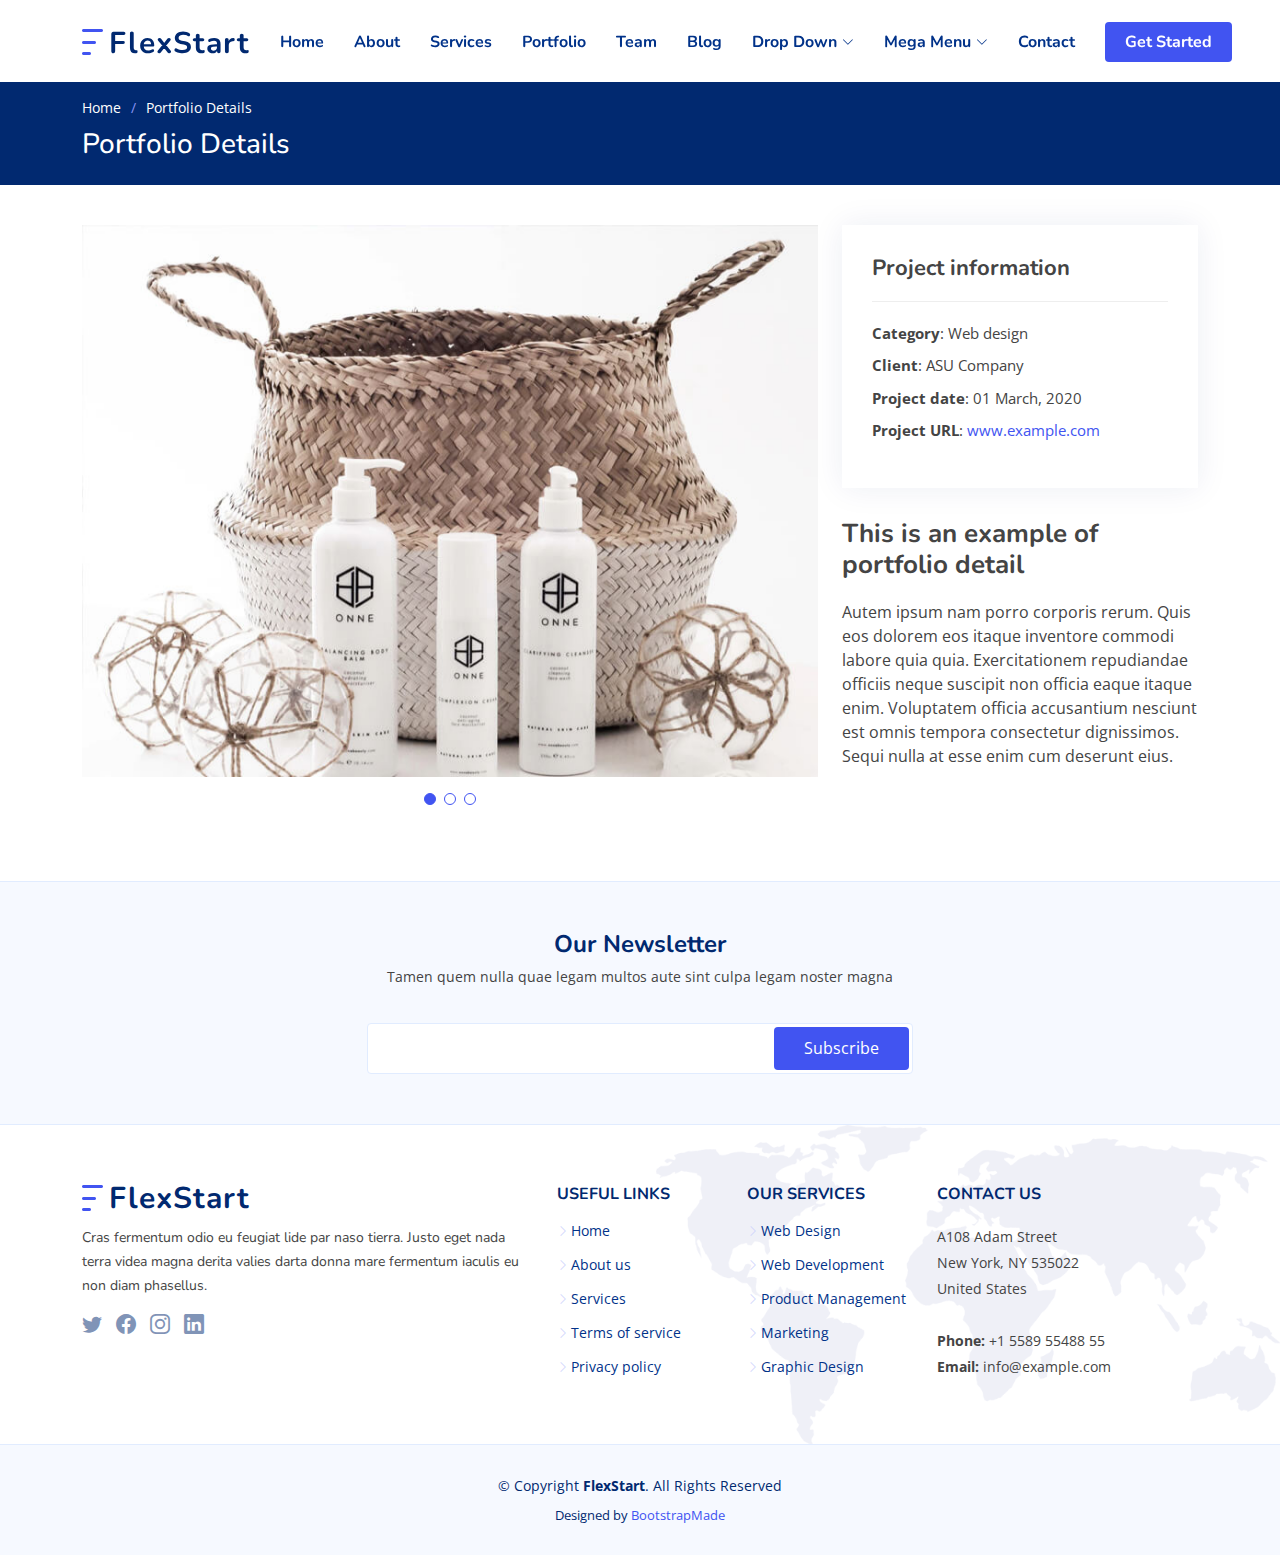
<file: portfolio-details.html>
<!DOCTYPE html>
<html lang="en">

<head>
  <meta charset="utf-8">
  <meta content="width=device-width, initial-scale=1.0" name="viewport">

  <title>Portfolio Details - FlexStart Bootstrap Template</title>
  <meta content="" name="description">
  <meta content="" name="keywords">

  <!-- Favicons -->
  <link href="assets/img/favicon.png" rel="icon">
  <link href="assets/img/apple-touch-icon.png" rel="apple-touch-icon">

  <!-- Google Fonts -->
  <link href="https://fonts.googleapis.com/css?family=Open+Sans:300,300i,400,400i,600,600i,700,700i|Nunito:300,300i,400,400i,600,600i,700,700i|Poppins:300,300i,400,400i,500,500i,600,600i,700,700i" rel="stylesheet">

  <!-- Vendor CSS Files -->
  <link href="assets/vendor/aos/aos.css" rel="stylesheet">
  <link href="assets/vendor/bootstrap/css/bootstrap.min.css" rel="stylesheet">
  <link href="assets/vendor/bootstrap-icons/bootstrap-icons.css" rel="stylesheet">
  <link href="assets/vendor/glightbox/css/glightbox.min.css" rel="stylesheet">
  <link href="assets/vendor/remixicon/remixicon.css" rel="stylesheet">
  <link href="assets/vendor/swiper/swiper-bundle.min.css" rel="stylesheet">

  <!-- Template Main CSS File -->
  <link href="assets/css/style.css" rel="stylesheet">

  <!-- =======================================================
  * Template Name: FlexStart
  * Updated: Jan 09 2024 with Bootstrap v5.3.2
  * Template URL: https://bootstrapmade.com/flexstart-bootstrap-startup-template/
  * Author: BootstrapMade.com
  * License: https://bootstrapmade.com/license/
  ======================================================== -->
</head>

<body>

  <!-- ======= Header ======= -->
  <header id="header" class="header fixed-top">
    <div class="container-fluid container-xl d-flex align-items-center justify-content-between">

      <a href="index.html" class="logo d-flex align-items-center">
        <img src="assets/img/logo.png" alt="">
        <span>FlexStart</span>
      </a>

      <nav id="navbar" class="navbar">
        <ul>
          <li><a class="nav-link scrollto " href="#hero">Home</a></li>
          <li><a class="nav-link scrollto" href="#about">About</a></li>
          <li><a class="nav-link scrollto" href="#services">Services</a></li>
          <li><a class="nav-link scrollto" href="#portfolio">Portfolio</a></li>
          <li><a class="nav-link scrollto" href="#team">Team</a></li>
          <li><a href="blog.html">Blog</a></li>
          <li class="dropdown"><a href="#"><span>Drop Down</span> <i class="bi bi-chevron-down"></i></a>
            <ul>
              <li><a href="#">Drop Down 1</a></li>
              <li class="dropdown"><a href="#"><span>Deep Drop Down</span> <i class="bi bi-chevron-right"></i></a>
                <ul>
                  <li><a href="#">Deep Drop Down 1</a></li>
                  <li><a href="#">Deep Drop Down 2</a></li>
                  <li><a href="#">Deep Drop Down 3</a></li>
                  <li><a href="#">Deep Drop Down 4</a></li>
                  <li><a href="#">Deep Drop Down 5</a></li>
                </ul>
              </li>
              <li><a href="#">Drop Down 2</a></li>
              <li><a href="#">Drop Down 3</a></li>
              <li><a href="#">Drop Down 4</a></li>
            </ul>
          </li>

          <li class="dropdown megamenu"><a href="#"><span>Mega Menu</span> <i class="bi bi-chevron-down"></i></a>
            <ul>
              <li>
                <a href="#">Column 1 link 1</a>
                <a href="#">Column 1 link 2</a>
                <a href="#">Column 1 link 3</a>
              </li>
              <li>
                <a href="#">Column 2 link 1</a>
                <a href="#">Column 2 link 2</a>
                <a href="#">Column 3 link 3</a>
              </li>
              <li>
                <a href="#">Column 3 link 1</a>
                <a href="#">Column 3 link 2</a>
                <a href="#">Column 3 link 3</a>
              </li>
              <li>
                <a href="#">Column 4 link 1</a>
                <a href="#">Column 4 link 2</a>
                <a href="#">Column 4 link 3</a>
              </li>
            </ul>
          </li>

          <li><a class="nav-link scrollto" href="#contact">Contact</a></li>
          <li><a class="getstarted scrollto" href="#about">Get Started</a></li>
        </ul>
        <i class="bi bi-list mobile-nav-toggle"></i>
      </nav><!-- .navbar -->

    </div>
  </header><!-- End Header -->

  <main id="main">

    <!-- ======= Breadcrumbs ======= -->
    <section class="breadcrumbs">
      <div class="container">

        <ol>
          <li><a href="index.html">Home</a></li>
          <li>Portfolio Details</li>
        </ol>
        <h2>Portfolio Details</h2>

      </div>
    </section><!-- End Breadcrumbs -->

    <!-- ======= Portfolio Details Section ======= -->
    <section id="portfolio-details" class="portfolio-details">
      <div class="container">

        <div class="row gy-4">

          <div class="col-lg-8">
            <div class="portfolio-details-slider swiper">
              <div class="swiper-wrapper align-items-center">

                <div class="swiper-slide">
                  <img src="assets/img/portfolio/portfolio-1.jpg" alt="">
                </div>

                <div class="swiper-slide">
                  <img src="assets/img/portfolio/portfolio-2.jpg" alt="">
                </div>

                <div class="swiper-slide">
                  <img src="assets/img/portfolio/portfolio-3.jpg" alt="">
                </div>

              </div>
              <div class="swiper-pagination"></div>
            </div>
          </div>

          <div class="col-lg-4">
            <div class="portfolio-info">
              <h3>Project information</h3>
              <ul>
                <li><strong>Category</strong>: Web design</li>
                <li><strong>Client</strong>: ASU Company</li>
                <li><strong>Project date</strong>: 01 March, 2020</li>
                <li><strong>Project URL</strong>: <a href="#">www.example.com</a></li>
              </ul>
            </div>
            <div class="portfolio-description">
              <h2>This is an example of portfolio detail</h2>
              <p>
                Autem ipsum nam porro corporis rerum. Quis eos dolorem eos itaque inventore commodi labore quia quia. Exercitationem repudiandae officiis neque suscipit non officia eaque itaque enim. Voluptatem officia accusantium nesciunt est omnis tempora consectetur dignissimos. Sequi nulla at esse enim cum deserunt eius.
              </p>
            </div>
          </div>

        </div>

      </div>
    </section><!-- End Portfolio Details Section -->

  </main><!-- End #main -->

  <!-- ======= Footer ======= -->
  <footer id="footer" class="footer">

    <div class="footer-newsletter">
      <div class="container">
        <div class="row justify-content-center">
          <div class="col-lg-12 text-center">
            <h4>Our Newsletter</h4>
            <p>Tamen quem nulla quae legam multos aute sint culpa legam noster magna</p>
          </div>
          <div class="col-lg-6">
            <form action="" method="post">
              <input type="email" name="email"><input type="submit" value="Subscribe">
            </form>
          </div>
        </div>
      </div>
    </div>

    <div class="footer-top">
      <div class="container">
        <div class="row gy-4">
          <div class="col-lg-5 col-md-12 footer-info">
            <a href="index.html" class="logo d-flex align-items-center">
              <img src="assets/img/logo.png" alt="">
              <span>FlexStart</span>
            </a>
            <p>Cras fermentum odio eu feugiat lide par naso tierra. Justo eget nada terra videa magna derita valies darta donna mare fermentum iaculis eu non diam phasellus.</p>
            <div class="social-links mt-3">
              <a href="#" class="twitter"><i class="bi bi-twitter"></i></a>
              <a href="#" class="facebook"><i class="bi bi-facebook"></i></a>
              <a href="#" class="instagram"><i class="bi bi-instagram"></i></a>
              <a href="#" class="linkedin"><i class="bi bi-linkedin"></i></a>
            </div>
          </div>

          <div class="col-lg-2 col-6 footer-links">
            <h4>Useful Links</h4>
            <ul>
              <li><i class="bi bi-chevron-right"></i> <a href="#">Home</a></li>
              <li><i class="bi bi-chevron-right"></i> <a href="#">About us</a></li>
              <li><i class="bi bi-chevron-right"></i> <a href="#">Services</a></li>
              <li><i class="bi bi-chevron-right"></i> <a href="#">Terms of service</a></li>
              <li><i class="bi bi-chevron-right"></i> <a href="#">Privacy policy</a></li>
            </ul>
          </div>

          <div class="col-lg-2 col-6 footer-links">
            <h4>Our Services</h4>
            <ul>
              <li><i class="bi bi-chevron-right"></i> <a href="#">Web Design</a></li>
              <li><i class="bi bi-chevron-right"></i> <a href="#">Web Development</a></li>
              <li><i class="bi bi-chevron-right"></i> <a href="#">Product Management</a></li>
              <li><i class="bi bi-chevron-right"></i> <a href="#">Marketing</a></li>
              <li><i class="bi bi-chevron-right"></i> <a href="#">Graphic Design</a></li>
            </ul>
          </div>

          <div class="col-lg-3 col-md-12 footer-contact text-center text-md-start">
            <h4>Contact Us</h4>
            <p>
              A108 Adam Street <br>
              New York, NY 535022<br>
              United States <br><br>
              <strong>Phone:</strong> +1 5589 55488 55<br>
              <strong>Email:</strong> info@example.com<br>
            </p>

          </div>

        </div>
      </div>
    </div>

    <div class="container">
      <div class="copyright">
        &copy; Copyright <strong><span>FlexStart</span></strong>. All Rights Reserved
      </div>
      <div class="credits">
        <!-- All the links in the footer should remain intact. -->
        <!-- You can delete the links only if you purchased the pro version. -->
        <!-- Licensing information: https://bootstrapmade.com/license/ -->
        <!-- Purchase the pro version with working PHP/AJAX contact form: https://bootstrapmade.com/flexstart-bootstrap-startup-template/ -->
        Designed by <a href="https://bootstrapmade.com/">BootstrapMade</a>
      </div>
    </div>
  </footer><!-- End Footer -->

  <a href="#" class="back-to-top d-flex align-items-center justify-content-center"><i class="bi bi-arrow-up-short"></i></a>

  <!-- Vendor JS Files -->
  <script src="assets/vendor/purecounter/purecounter_vanilla.js"></script>
  <script src="assets/vendor/aos/aos.js"></script>
  <script src="assets/vendor/bootstrap/js/bootstrap.bundle.min.js"></script>
  <script src="assets/vendor/glightbox/js/glightbox.min.js"></script>
  <script src="assets/vendor/isotope-layout/isotope.pkgd.min.js"></script>
  <script src="assets/vendor/swiper/swiper-bundle.min.js"></script>
  <script src="assets/vendor/php-email-form/validate.js"></script>

  <!-- Template Main JS File -->
  <script src="assets/js/main.js"></script>

</body>

</html>
</file>
<file: assets/css/style.css>
/**
* Template Name: FlexStart
* Updated: Jan 09 2024 with Bootstrap v5.3.2
* Template URL: https://bootstrapmade.com/flexstart-bootstrap-startup-template/
* Author: BootstrapMade.com
* License: https://bootstrapmade.com/license/
*/

/*--------------------------------------------------------------
# General
--------------------------------------------------------------*/
:root {
  scroll-behavior: smooth;
}

body {
  font-family: "Open Sans", sans-serif;
  color: #444444;
}

a {
  color: #4154f1;
  text-decoration: none;
}

a:hover {
  color: #717ff5;
  text-decoration: none;
}

h1,
h2,
h3,
h4,
h5,
h6 {
  font-family: "Nunito", sans-serif;
}

/*--------------------------------------------------------------
# Sections
--------------------------------------------------------------*/
section {
  padding: 60px 0;
  overflow: hidden;
}

.section-header {
  text-align: center;
  padding-bottom: 40px;
}

.section-header h2 {
  font-size: 13px;
  letter-spacing: 1px;
  font-weight: 700;
  margin: 0;
  color: #4154f1;
  text-transform: uppercase;
}

.section-header p {
  margin: 10px 0 0 0;
  padding: 0;
  font-size: 38px;
  line-height: 42px;
  font-weight: 700;
  color: #012970;
}

@media (max-width: 768px) {
  .section-header p {
    font-size: 28px;
    line-height: 32px;
  }
}

/*--------------------------------------------------------------
# Breadcrumbs
--------------------------------------------------------------*/
.breadcrumbs {
  padding: 15px 0;
  background: #012970;
  min-height: 40px;
  margin-top: 82px;
  color: #fff;
}

@media (max-width: 992px) {
  .breadcrumbs {
    margin-top: 57px;
  }
}

.breadcrumbs h2 {
  font-size: 28px;
  font-weight: 500;
}

.breadcrumbs ol {
  display: flex;
  flex-wrap: wrap;
  list-style: none;
  padding: 0 0 10px 0;
  margin: 0;
  font-size: 14px;
}

.breadcrumbs ol a {
  color: #fff;
  transition: 0.3s;
}

.breadcrumbs ol a:hover {
  text-decoration: underline;
}

.breadcrumbs ol li+li {
  padding-left: 10px;
}

.breadcrumbs ol li+li::before {
  display: inline-block;
  padding-right: 10px;
  color: #8894f6;
  content: "/";
}

/*--------------------------------------------------------------
# Back to top button
--------------------------------------------------------------*/
.back-to-top {
  position: fixed;
  visibility: hidden;
  opacity: 0;
  right: 15px;
  bottom: 15px;
  z-index: 99999;
  background: #4154f1;
  width: 40px;
  height: 40px;
  border-radius: 4px;
  transition: all 0.4s;
}

.back-to-top i {
  font-size: 24px;
  color: #fff;
  line-height: 0;
}

.back-to-top:hover {
  background: #6776f4;
  color: #fff;
}

.back-to-top.active {
  visibility: visible;
  opacity: 1;
}

/*--------------------------------------------------------------
# Disable aos animation delay on mobile devices
--------------------------------------------------------------*/
@media screen and (max-width: 768px) {
  [data-aos-delay] {
    transition-delay: 0 !important;
  }
}

/*--------------------------------------------------------------
# Header
--------------------------------------------------------------*/
.header {
  transition: all 0.5s;
  z-index: 997;
  padding: 20px 0;
}

.header.header-scrolled {
  background: #fff;
  padding: 15px 0;
  box-shadow: 0px 2px 20px rgba(1, 41, 112, 0.1);
}

.header .logo {
  line-height: 0;
}

.header .logo img {
  max-height: 40px;
  margin-right: 6px;
}

.header .logo span {
  font-size: 30px;
  font-weight: 700;
  letter-spacing: 1px;
  color: #012970;
  font-family: "Nunito", sans-serif;
  margin-top: 3px;
}

/*--------------------------------------------------------------
# Navigation Menu
--------------------------------------------------------------*/
/**
* Desktop Navigation 
*/
.navbar {
  padding: 0;
}

.navbar ul {
  margin: 0;
  padding: 0;
  display: flex;
  list-style: none;
  align-items: center;
}

.navbar li {
  position: relative;
}

.navbar a,
.navbar a:focus {
  display: flex;
  align-items: center;
  justify-content: space-between;
  padding: 10px 0 10px 30px;
  font-family: "Nunito", sans-serif;
  font-size: 16px;
  font-weight: 700;
  color: #013289;
  white-space: nowrap;
  transition: 0.3s;
}

.navbar a i,
.navbar a:focus i {
  font-size: 12px;
  line-height: 0;
  margin-left: 5px;
}

.navbar a:hover,
.navbar .active,
.navbar .active:focus,
.navbar li:hover>a {
  color: #4154f1;
}

.navbar .getstarted,
.navbar .getstarted:focus {
  background: #4154f1;
  padding: 8px 20px;
  margin-left: 30px;
  border-radius: 4px;
  color: #fff;
}

.navbar .getstarted:hover,
.navbar .getstarted:focus:hover {
  color: #fff;
  background: #5969f3;
}

.navbar .dropdown ul {
  display: block;
  position: absolute;
  left: 14px;
  top: calc(100% + 30px);
  margin: 0;
  padding: 10px 0;
  z-index: 99;
  opacity: 0;
  visibility: hidden;
  background: #fff;
  box-shadow: 0px 0px 30px rgba(127, 137, 161, 0.25);
  transition: 0.3s;
  border-radius: 4px;
}

.navbar .dropdown ul li {
  min-width: 200px;
}

.navbar .dropdown ul a {
  padding: 10px 20px;
  font-size: 15px;
  text-transform: none;
  font-weight: 600;
}

.navbar .dropdown ul a i {
  font-size: 12px;
}

.navbar .dropdown ul a:hover,
.navbar .dropdown ul .active:hover,
.navbar .dropdown ul li:hover>a {
  color: #4154f1;
}

.navbar .dropdown:hover>ul {
  opacity: 1;
  top: 100%;
  visibility: visible;
}

.navbar .megamenu {
  position: static;
}

.navbar .megamenu ul {
  margin-top: 5px;
  right: 0;
  padding: 10px;
  display: flex;
}

.navbar .megamenu ul li {
  flex: 1;
}

.navbar .megamenu ul li a,
.navbar .megamenu ul li:hover>a {
  color: #013289;
}

.navbar .megamenu ul li a:hover,
.navbar .megamenu ul li .active,
.navbar .megamenu ul li .active:hover {
  color: #4154f1;
}

.navbar .dropdown .dropdown ul {
  top: 0;
  left: calc(100% - 30px);
  visibility: hidden;
}

.navbar .dropdown .dropdown:hover>ul {
  opacity: 1;
  top: 0;
  left: 100%;
  visibility: visible;
}

@media (max-width: 1366px) {
  .navbar .dropdown .dropdown ul {
    left: -90%;
  }

  .navbar .dropdown .dropdown:hover>ul {
    left: -100%;
  }
}

/**
* Mobile Navigation 
*/
.mobile-nav-toggle {
  color: #012970;
  font-size: 28px;
  cursor: pointer;
  display: none;
  line-height: 0;
  transition: 0.5s;
}

.mobile-nav-toggle.bi-x {
  color: #fff;
}

@media (max-width: 1200px) {
  .mobile-nav-toggle {
    display: block;
  }

  .navbar ul {
    display: none;
  }
}

.navbar-mobile {
  position: fixed;
  overflow: hidden;
  top: 0;
  right: 0;
  left: 0;
  bottom: 0;
  background: rgba(1, 22, 61, 0.9);
  transition: 0.3s;
}

.navbar-mobile .mobile-nav-toggle {
  position: absolute;
  top: 15px;
  right: 15px;
}

.navbar-mobile ul {
  display: block;
  position: absolute;
  top: 55px;
  right: 15px;
  bottom: 15px;
  left: 15px;
  padding: 10px 0;
  border-radius: 10px;
  background-color: #fff;
  overflow-y: auto;
  transition: 0.3s;
}

.navbar-mobile a,
.navbar-mobile a:focus {
  padding: 10px 20px;
  font-size: 15px;
  color: #012970;
}

.navbar-mobile a:hover,
.navbar-mobile .active,
.navbar-mobile li:hover>a {
  color: #4154f1;
}

.navbar-mobile .getstarted,
.navbar-mobile .getstarted:focus {
  margin: 15px;
}

.navbar-mobile .dropdown ul {
  position: static;
  display: none;
  margin: 10px 20px;
  padding: 10px 0;
  z-index: 99;
  opacity: 1;
  visibility: visible;
  background: #fff;
  box-shadow: 0px 0px 30px rgba(127, 137, 161, 0.25);
}

.navbar-mobile .dropdown ul li {
  min-width: 200px;
}

.navbar-mobile .dropdown ul a {
  padding: 10px 20px;
}

.navbar-mobile .dropdown ul a i {
  font-size: 12px;
}

.navbar-mobile .dropdown ul a:hover,
.navbar-mobile .dropdown ul .active:hover,
.navbar-mobile .dropdown ul li:hover>a {
  color: #4154f1;
}

.navbar-mobile .dropdown>.dropdown-active {
  display: block;
}

/*--------------------------------------------------------------
# Hero Section
--------------------------------------------------------------*/
.hero {
  width: 100%;
  height: 100vh;
  background: url(../img/hero-bg.png) top center no-repeat;
  background-size: cover;
}

.hero h1 {
  margin: 0;
  font-size: 48px;
  font-weight: 700;
  color: #012970;
}

.hero h2 {
  color: #444444;
  margin: 15px 0 0 0;
  font-size: 26px;
}

.hero .btn-get-started {
  margin-top: 30px;
  line-height: 0;
  padding: 15px 40px;
  border-radius: 4px;
  transition: 0.5s;
  color: #fff;
  background: #4154f1;
  box-shadow: 0px 5px 30px rgba(65, 84, 241, 0.4);
}

.hero .btn-get-started span {
  font-family: "Nunito", sans-serif;
  font-weight: 600;
  font-size: 16px;
  letter-spacing: 1px;
}

.hero .btn-get-started i {
  margin-left: 5px;
  font-size: 18px;
  transition: 0.3s;
}

.hero .btn-get-started:hover i {
  transform: translateX(5px);
}

.hero .hero-img {
  text-align: right;
}

@media (min-width: 1024px) {
  .hero {
    background-attachment: fixed;
  }
}

@media (max-width: 991px) {
  .hero {
    height: auto;
    padding: 120px 0 60px 0;
  }

  .hero .hero-img {
    text-align: center;
    margin-top: 80px;
  }

  .hero .hero-img img {
    width: 80%;
  }
}

@media (max-width: 768px) {
  .hero {
    text-align: center;
  }

  .hero h1 {
    font-size: 32px;
  }

  .hero h2 {
    font-size: 24px;
  }

  .hero .hero-img img {
    width: 100%;
  }
}

/*--------------------------------------------------------------
# Index Page
--------------------------------------------------------------*/
/*--------------------------------------------------------------
# About
--------------------------------------------------------------*/
.about .content {
  background-color: #f6f9ff;
  padding: 40px;
}

.about h3 {
  font-size: 14px;
  font-weight: 700;
  color: #4154f1;
  text-transform: uppercase;
}

.about h2 {
  font-size: 24px;
  font-weight: 700;
  color: #012970;
}

.about p {
  margin: 15px 0 30px 0;
  line-height: 24px;
}

.about .btn-read-more {
  line-height: 0;
  padding: 15px 40px;
  border-radius: 4px;
  transition: 0.5s;
  color: #fff;
  background: #4154f1;
  box-shadow: 0px 5px 25px rgba(65, 84, 241, 0.3);
}

.about .btn-read-more span {
  font-family: "Nunito", sans-serif;
  font-weight: 600;
  font-size: 16px;
  letter-spacing: 1px;
}

.about .btn-read-more i {
  margin-left: 5px;
  font-size: 18px;
  transition: 0.3s;
}

.about .btn-read-more:hover i {
  transform: translateX(5px);
}

/*--------------------------------------------------------------
# Values
--------------------------------------------------------------*/
.values .box {
  padding: 30px;
  box-shadow: 0px 0 5px rgba(1, 41, 112, 0.08);
  text-align: center;
  transition: 0.3s;
  height: 100%;
}

.values .box img {
  padding: 30px 50px;
  transition: 0.5s;
  transform: scale(1.1);
}

.values .box h3 {
  font-size: 24px;
  color: #012970;
  font-weight: 700;
  margin-bottom: 18px;
}

.values .box:hover {
  box-shadow: 0px 0 30px rgba(1, 41, 112, 0.08);
}

.values .box:hover img {
  transform: scale(1);
}

/*--------------------------------------------------------------
# Counts
--------------------------------------------------------------*/
.counts {
  padding: 70px 0 60px;
}

.counts .count-box {
  display: flex;
  align-items: center;
  padding: 30px;
  width: 100%;
  background: #fff;
  box-shadow: 0px 0 30px rgba(1, 41, 112, 0.08);
}

.counts .count-box i {
  font-size: 42px;
  line-height: 0;
  margin-right: 20px;
  color: #4154f1;
}

.counts .count-box span {
  font-size: 36px;
  display: block;
  font-weight: 600;
  color: #0b198f;
}

.counts .count-box p {
  padding: 0;
  margin: 0;
  font-family: "Nunito", sans-serif;
  font-size: 14px;
}

/*--------------------------------------------------------------
# Features
--------------------------------------------------------------*/
.features .feature-box {
  padding: 24px 20px;
  box-shadow: 0px 0 30px rgba(1, 41, 112, 0.08);
  transition: 0.3s;
  height: 100%;
}

.features .feature-box h3 {
  font-size: 18px;
  color: #012970;
  font-weight: 700;
  margin: 0;
}

.features .feature-box i {
  line-height: 0;
  background: #ecf3ff;
  padding: 4px;
  margin-right: 10px;
  font-size: 24px;
  border-radius: 3px;
  transition: 0.3s;
}

.features .feature-box:hover i {
  background: #4154f1;
  color: #fff;
}

.features .feture-tabs {
  margin-top: 120px;
}

.features .feture-tabs h3 {
  color: #012970;
  font-weight: 700;
  font-size: 32px;
  margin-bottom: 10px;
}

@media (max-width: 768px) {
  .features .feture-tabs h3 {
    font-size: 28px;
  }
}

.features .feture-tabs .nav-pills {
  border-bottom: 1px solid #eee;
}

.features .feture-tabs .nav-link {
  background: none;
  text-transform: uppercase;
  font-size: 15px;
  font-weight: 600;
  color: #012970;
  padding: 12px 0;
  margin-right: 25px;
  margin-bottom: -2px;
  border-radius: 0;
}

.features .feture-tabs .nav-link.active {
  color: #4154f1;
  border-bottom: 3px solid #4154f1;
}

.features .feture-tabs .tab-content h4 {
  font-size: 18px;
  margin: 0;
  font-weight: 700;
  color: #012970;
}

.features .feture-tabs .tab-content i {
  font-size: 24px;
  line-height: 0;
  margin-right: 8px;
  color: #4154f1;
}

.features .feature-icons {
  margin-top: 120px;
}

.features .feature-icons h3 {
  color: #012970;
  font-weight: 700;
  font-size: 32px;
  margin-bottom: 20px;
  text-align: center;
}

@media (max-width: 768px) {
  .features .feature-icons h3 {
    font-size: 28px;
  }
}

.features .feature-icons .content .icon-box {
  display: flex;
}

.features .feature-icons .content .icon-box h4 {
  font-size: 20px;
  font-weight: 700;
  margin: 0 0 10px 0;
  color: #012970;
}

.features .feature-icons .content .icon-box i {
  font-size: 44px;
  line-height: 44px;
  color: #0245bc;
  margin-right: 15px;
}

.features .feature-icons .content .icon-box p {
  font-size: 15px;
  color: #848484;
}

/*--------------------------------------------------------------
# Services
--------------------------------------------------------------*/
.services .service-box {
  box-shadow: 0px 0 30px rgba(1, 41, 112, 0.08);
  height: 100%;
  padding: 60px 30px;
  text-align: center;
  transition: 0.3s;
  border-radius: 5px;
}

.services .service-box .icon {
  font-size: 36px;
  padding: 40px 20px;
  border-radius: 4px;
  position: relative;
  margin-bottom: 25px;
  display: inline-block;
  line-height: 0;
  transition: 0.3s;
}

.services .service-box h3 {
  color: #444444;
  font-weight: 700;
}

.services .service-box .read-more {
  display: inline-flex;
  align-items: center;
  justify-content: center;
  font-weight: 600;
  font-size: 16px;
  padding: 8px 20px;
}

.services .service-box .read-more i {
  line-height: 0;
  margin-left: 5px;
  font-size: 18px;
}

.services .service-box.blue {
  border-bottom: 3px solid #2db6fa;
}

.services .service-box.blue .icon {
  color: #2db6fa;
  background: #dbf3fe;
}

.services .service-box.blue .read-more {
  color: #2db6fa;
}

.services .service-box.blue:hover {
  background: #2db6fa;
}

.services .service-box.orange {
  border-bottom: 3px solid #f68c09;
}

.services .service-box.orange .icon {
  color: #f68c09;
  background: #fde3c4;
}

.services .service-box.orange .read-more {
  color: #f68c09;
}

.services .service-box.orange:hover {
  background: #f68c09;
}

.services .service-box.green {
  border-bottom: 3px solid #08da4e;
}

.services .service-box.green .icon {
  color: #08da4e;
  background: #cffddf;
}

.services .service-box.green .read-more {
  color: #08da4e;
}

.services .service-box.green:hover {
  background: #08da4e;
}

.services .service-box.red {
  border-bottom: 3px solid #e9222c;
}

.services .service-box.red .icon {
  color: #e9222c;
  background: #fef7f8;
}

.services .service-box.red .read-more {
  color: #e9222c;
}

.services .service-box.red:hover {
  background: #e9222c;
}

.services .service-box.purple {
  border-bottom: 3px solid #b50edf;
}

.services .service-box.purple .icon {
  color: #b50edf;
  background: #f8e4fd;
}

.services .service-box.purple .read-more {
  color: #b50edf;
}

.services .service-box.purple:hover {
  background: #b50edf;
}

.services .service-box.pink {
  border-bottom: 3px solid #f51f9c;
}

.services .service-box.pink .icon {
  color: #f51f9c;
  background: #feecf7;
}

.services .service-box.pink .read-more {
  color: #f51f9c;
}

.services .service-box.pink:hover {
  background: #f51f9c;
}

.services .service-box:hover h3,
.services .service-box:hover p,
.services .service-box:hover .read-more {
  color: #fff;
}

.services .service-box:hover .icon {
  background: #fff;
}

/*--------------------------------------------------------------
# Pricing
--------------------------------------------------------------*/
.pricing .box {
  padding: 40px 20px;
  background: #fff;
  text-align: center;
  box-shadow: 0px 0 30px rgba(1, 41, 112, 0.08);
  border-radius: 4px;
  position: relative;
  overflow: hidden;
  transition: 0.3s;
}

.pricing .box:hover {
  transform: scale(1.1);
  box-shadow: 0px 0 30px rgba(1, 41, 112, 0.1);
}

.pricing h3 {
  font-weight: 700;
  font-size: 18px;
  margin-bottom: 15px;
}

.pricing .price {
  font-size: 36px;
  color: #444444;
  font-weight: 600;
  font-family: "Poppins", sans-serif;
}

.pricing .price sup {
  font-size: 20px;
  top: -15px;
  left: -3px;
}

.pricing .price span {
  color: #bababa;
  font-size: 16px;
  font-weight: 300;
}

.pricing img {
  padding: 30px 40px;
}

.pricing ul {
  padding: 0;
  list-style: none;
  color: #444444;
  text-align: center;
  line-height: 26px;
  font-size: 16px;
  margin-bottom: 25px;
}

.pricing ul li {
  padding-bottom: 10px;
}

.pricing ul .na {
  color: #ccc;
  text-decoration: line-through;
}

.pricing .btn-buy {
  display: inline-block;
  padding: 8px 40px 10px 40px;
  border-radius: 50px;
  color: #4154f1;
  transition: none;
  font-size: 16px;
  font-weight: 400;
  font-family: "Nunito", sans-serif;
  font-weight: 600;
  transition: 0.3s;
  border: 1px solid #4154f1;
}

.pricing .btn-buy:hover {
  background: #4154f1;
  color: #fff;
}

.pricing .featured {
  width: 200px;
  position: absolute;
  top: 18px;
  right: -68px;
  transform: rotate(45deg);
  z-index: 1;
  font-size: 14px;
  padding: 1px 0 3px 0;
  background: #4154f1;
  color: #fff;
}

/*--------------------------------------------------------------
# F.A.Q
--------------------------------------------------------------*/
.faq .accordion-collapse {
  border: 0;
}

.faq .accordion-button {
  padding: 15px 15px 20px 0;
  font-weight: 600;
  border: 0;
  font-size: 18px;
  color: #444444;
  text-align: left;
}

.faq .accordion-button:focus {
  box-shadow: none;
}

.faq .accordion-button:not(.collapsed) {
  background: none;
  color: #4154f1;
  border-bottom: 0;
}

.faq .accordion-body {
  padding: 0 0 25px 0;
  border: 0;
}

/*--------------------------------------------------------------
# Portfolio
--------------------------------------------------------------*/
.portfolio #portfolio-flters {
  padding: 0;
  margin: 0 auto 25px auto;
  list-style: none;
  text-align: center;
  background: white;
  border-radius: 50px;
  padding: 2px 15px;
}

.portfolio #portfolio-flters li {
  cursor: pointer;
  display: inline-block;
  padding: 8px 20px 10px 20px;
  font-size: 15px;
  font-weight: 600;
  line-height: 1;
  color: #444444;
  margin: 0 4px 8px 4px;
  transition: 0.3s;
  border-radius: 50px;
  border: 1px solid #fff;
}

.portfolio #portfolio-flters li:hover,
.portfolio #portfolio-flters li.filter-active {
  color: #4154f1;
  border-color: #4154f1;
}

.portfolio #portfolio-flters li:last-child {
  margin-right: 0;
}

.portfolio .portfolio-wrap {
  transition: 0.3s;
  position: relative;
  overflow: hidden;
  z-index: 1;
  background: rgba(255, 255, 255, 0.75);
}

.portfolio .portfolio-wrap::before {
  content: "";
  background: rgba(255, 255, 255, 0.75);
  position: absolute;
  left: 30px;
  right: 30px;
  top: 30px;
  bottom: 30px;
  transition: all ease-in-out 0.3s;
  z-index: 2;
  opacity: 0;
}

.portfolio .portfolio-wrap img {
  transition: 1s;
}

.portfolio .portfolio-wrap .portfolio-info {
  opacity: 0;
  position: absolute;
  top: 0;
  left: 0;
  right: 0;
  bottom: 0;
  text-align: center;
  z-index: 3;
  transition: all ease-in-out 0.3s;
  display: flex;
  flex-direction: column;
  justify-content: center;
  align-items: center;
}

.portfolio .portfolio-wrap .portfolio-info::before {
  display: block;
  content: "";
  width: 48px;
  height: 48px;
  position: absolute;
  top: 35px;
  left: 35px;
  border-top: 3px solid rgba(1, 41, 112, 0.2);
  border-left: 3px solid rgba(1, 41, 112, 0.2);
  transition: all 0.5s ease 0s;
  z-index: 9994;
}

.portfolio .portfolio-wrap .portfolio-info::after {
  display: block;
  content: "";
  width: 48px;
  height: 48px;
  position: absolute;
  bottom: 35px;
  right: 35px;
  border-bottom: 3px solid rgba(1, 41, 112, 0.2);
  border-right: 3px solid rgba(1, 41, 112, 0.2);
  transition: all 0.5s ease 0s;
  z-index: 9994;
}

.portfolio .portfolio-wrap .portfolio-info h4 {
  font-size: 20px;
  color: #012970;
  font-weight: 700;
}

.portfolio .portfolio-wrap .portfolio-info p {
  color: #012970;
  font-weight: 600;
  font-size: 14px;
  text-transform: uppercase;
  padding: 0;
  margin: 0;
}

.portfolio .portfolio-wrap .portfolio-links {
  text-align: center;
  z-index: 4;
}

.portfolio .portfolio-wrap .portfolio-links a {
  color: #fff;
  background: #4154f1;
  margin: 10px 2px;
  width: 36px;
  height: 36px;
  display: inline-flex;
  align-items: center;
  justify-content: center;
  border-radius: 50%;
  transition: 0.3s;
}

.portfolio .portfolio-wrap .portfolio-links a i {
  font-size: 24px;
  line-height: 0;
}

.portfolio .portfolio-wrap .portfolio-links a:hover {
  background: #5969f3;
}

.portfolio .portfolio-wrap:hover img {
  transform: scale(1.1);
}

.portfolio .portfolio-wrap:hover::before {
  top: 0;
  left: 0;
  right: 0;
  bottom: 0;
  opacity: 1;
}

.portfolio .portfolio-wrap:hover .portfolio-info {
  opacity: 1;
}

.portfolio .portfolio-wrap:hover .portfolio-info::before {
  top: 15px;
  left: 15px;
}

.portfolio .portfolio-wrap:hover .portfolio-info::after {
  bottom: 15px;
  right: 15px;
}

/*--------------------------------------------------------------
# Portfolio Details
--------------------------------------------------------------*/
.portfolio-details {
  padding-top: 40px;
}

.portfolio-details .portfolio-details-slider img {
  width: 100%;
}

.portfolio-details .portfolio-details-slider .swiper-pagination {
  margin-top: 20px;
  position: relative;
}

.portfolio-details .portfolio-details-slider .swiper-pagination .swiper-pagination-bullet {
  width: 12px;
  height: 12px;
  background-color: #fff;
  opacity: 1;
  border: 1px solid #4154f1;
}

.portfolio-details .portfolio-details-slider .swiper-pagination .swiper-pagination-bullet-active {
  background-color: #4154f1;
}

.portfolio-details .portfolio-info {
  padding: 30px;
  box-shadow: 0px 0 30px rgba(1, 41, 112, 0.08);
}

.portfolio-details .portfolio-info h3 {
  font-size: 22px;
  font-weight: 700;
  margin-bottom: 20px;
  padding-bottom: 20px;
  border-bottom: 1px solid #eee;
}

.portfolio-details .portfolio-info ul {
  list-style: none;
  padding: 0;
  font-size: 15px;
}

.portfolio-details .portfolio-info ul li+li {
  margin-top: 10px;
}

.portfolio-details .portfolio-description {
  padding-top: 30px;
}

.portfolio-details .portfolio-description h2 {
  font-size: 26px;
  font-weight: 700;
  margin-bottom: 20px;
}

.portfolio-details .portfolio-description p {
  padding: 0;
}

/*--------------------------------------------------------------
# Testimonials
--------------------------------------------------------------*/
.testimonials .testimonial-item {
  box-sizing: content-box;
  padding: 30px;
  margin: 40px 30px;
  box-shadow: 0px 0 20px rgba(1, 41, 112, 0.1);
  background: #fff;
  min-height: 320px;
  display: flex;
  flex-direction: column;
  text-align: center;
  transition: 0.3s;
}

.testimonials .testimonial-item .stars {
  margin-bottom: 15px;
}

.testimonials .testimonial-item .stars i {
  color: #ffc107;
  margin: 0 1px;
}

.testimonials .testimonial-item .testimonial-img {
  width: 90px;
  border-radius: 50%;
  border: 4px solid #fff;
  margin: 0 auto;
}

.testimonials .testimonial-item h3 {
  font-size: 18px;
  font-weight: bold;
  margin: 10px 0 5px 0;
  color: #111;
}

.testimonials .testimonial-item h4 {
  font-size: 14px;
  color: #999;
  margin: 0;
}

.testimonials .testimonial-item p {
  font-style: italic;
  margin: 0 auto 15px auto;
}

.testimonials .swiper-pagination {
  margin-top: 20px;
  position: relative;
}

.testimonials .swiper-pagination .swiper-pagination-bullet {
  width: 12px;
  height: 12px;
  background-color: #fff;
  opacity: 1;
  border: 1px solid #4154f1;
}

.testimonials .swiper-pagination .swiper-pagination-bullet-active {
  background-color: #4154f1;
}

.testimonials .swiper-slide {
  opacity: 0.3;
}

@media (max-width: 1199px) {
  .testimonials .swiper-slide-active {
    opacity: 1;
  }

  .testimonials .swiper-pagination {
    margin-top: 0;
  }
}

@media (min-width: 1200px) {
  .testimonials .swiper-slide-next {
    opacity: 1;
    transform: scale(1.12);
  }
}

/*--------------------------------------------------------------
# Team
--------------------------------------------------------------*/
.team {
  background: #fff;
  padding: 60px 0;
}

.team .member {
  overflow: hidden;
  text-align: justify;
  border-radius: 5px;
  background: #fff;
  box-shadow: 0px 0 30px rgba(1, 41, 112, 0.08);
  transition: 0.3s;
}

.team .member .member-img {
  position: relative;
  overflow: hidden;
}

.team .member .member-img:after {
  position: absolute;
  content: "";
  left: 0;
  bottom: 0;
  height: 100%;
  width: 100%;
  background: url(../img/team-shape.svg) no-repeat center bottom;
  background-size: contain;
  z-index: 1;
}

.team .member .social {
  position: absolute;
  right: -100%;
  top: 30px;
  opacity: 0;
  border-radius: 4px;
  transition: 0.5s;
  background: rgba(255, 255, 255, 0.3);
  z-index: 2;
}

.team .member .social a {
  transition: color 0.3s;
  color: rgba(1, 41, 112, 0.5);
  margin: 15px 12px;
  display: block;
  line-height: 0;
  text-align: justify;
}

.team .member .social a:hover {
  color: rgba(1, 41, 112, 0.8);
}

.team .member .social i {
  font-size: 18px;
}

.team .member .member-info {
  padding: 10px 15px 20px 15px;
  text-align: justify;
}

.team .member .member-info h4 {
  font-weight: 700;
  margin-bottom: 5px;
  font-size: 20px;
  color: #012970;
}

.team .member .member-info span {
  display: block;
  font-size: 14px;
  font-weight: 400;
  color: #aaaaaa;
}

.team .member .member-info p {
  font-style: italic;
  font-size: 14px;
  padding-top: 15px;
  line-height: 26px;
  color: #5e5e5e;
  text-align: justify;
}

.team .member:hover {
  transform: scale(1.08);
  box-shadow: 0px 0 30px rgba(1, 41, 112, 0.1);
}

.team .member:hover .social {
  right: 8px;
  opacity: 1;
}

/*--------------------------------------------------------------
# Clients
--------------------------------------------------------------*/
.clients .clients-slider .swiper-slide img {
  opacity: 0.5;
  transition: 0.3s;
}

.clients .clients-slider .swiper-slide img:hover {
  opacity: 1;
}

.clients .clients-slider .swiper-pagination {
  margin-top: 20px;
  position: relative;
}

.clients .clients-slider .swiper-pagination .swiper-pagination-bullet {
  width: 12px;
  height: 12px;
  background-color: #fff;
  opacity: 1;
  border: 1px solid #4154f1;
}

.clients .clients-slider .swiper-pagination .swiper-pagination-bullet-active {
  background-color: #4154f1;
}

/*--------------------------------------------------------------
# Recent Blog Posts
--------------------------------------------------------------*/
.recent-blog-posts .post-box {
  box-shadow: 0px 0 30px rgba(1, 41, 112, 0.08);
  transition: 0.3s;
  height: 100%;
  overflow: hidden;
  padding: 30px;
  border-radius: 8px;
  position: relative;
  display: flex;
  flex-direction: column;
}

.recent-blog-posts .post-box .post-img {
  overflow: hidden;
  margin: -30px -30px 15px -30px;
  position: relative;
}

.recent-blog-posts .post-box .post-img img {
  transition: 0.5s;
}

.recent-blog-posts .post-box .post-date {
  font-size: 16px;
  font-weight: 600;
  color: rgba(1, 41, 112, 0.6);
  display: block;
  margin-bottom: 10px;
}

.recent-blog-posts .post-box .post-title {
  font-size: 24px;
  color: #012970;
  font-weight: 700;
  margin-bottom: 18px;
  position: relative;
  transition: 0.3s;
}

.recent-blog-posts .post-box .readmore {
  display: flex;
  align-items: center;
  font-weight: 600;
  line-height: 1;
  transition: 0.3s;
}

.recent-blog-posts .post-box .readmore i {
  line-height: 0;
  margin-left: 4px;
  font-size: 18px;
}

.recent-blog-posts .post-box:hover .post-title {
  color: #4154f1;
}

.recent-blog-posts .post-box:hover .post-img img {
  transform: rotate(6deg) scale(1.2);
}

/*--------------------------------------------------------------
# Contact
--------------------------------------------------------------*/
.contact .info-box {
  color: #444444;
  background: #fafbff;
  padding: 30px;
  text-align: center;
}

.contact .info-box i {
  font-size: 38px;
  line-height: 0;
  color: #4154f1;
  text-align: center;
}

.contact .info-box h3 {
  font-size: 20px;
  color: #012970;
  font-weight: 700;
  margin: 20px 0 10px 0;
  text-align: center;
}

.contact .info-box p {
  padding: 0;
  line-height: 24px;
  font-size: 14px;
  margin-bottom: 0;
  text-align: center;
}

.contact .php-email-form {
  background: #fafbff;
  padding: 30px;
  height: 100%;
}

.contact .php-email-form .error-message {
  display: none;
  color: #fff;
  background: #ed3c0d;
  text-align: left;
  padding: 15px;
  margin-bottom: 24px;
  font-weight: 600;
}

.contact .php-email-form .sent-message {
  display: none;
  color: #fff;
  background: #18d26e;
  text-align: center;
  padding: 15px;
  margin-bottom: 24px;
  font-weight: 600;
}

.contact .php-email-form .loading {
  display: none;
  background: #fff;
  text-align: center;
  padding: 15px;
  margin-bottom: 24px;
}

.contact .php-email-form .loading:before {
  content: "";
  display: inline-block;
  border-radius: 50%;
  width: 24px;
  height: 24px;
  margin: 0 10px -6px 0;
  border: 3px solid #18d26e;
  border-top-color: #eee;
  animation: animate-loading 1s linear infinite;
}

.contact .php-email-form input,
.contact .php-email-form textarea {
  border-radius: 0;
  box-shadow: none;
  font-size: 14px;
  border-radius: 0;
}

.contact .php-email-form input:focus,
.contact .php-email-form textarea:focus {
  border-color: #4154f1;
}

.contact .php-email-form input[type=text],
.contact .php-email-form input[type=email] {
  padding: 10px 15px;
}

.contact .php-email-form textarea {
  padding: 12px 15px;
}

.contact .php-email-form button[type=submit] {
  background: #4154f1;
  border: 0;
  padding: 10px 30px;
  color: #fff;
  transition: 0.4s;
  border-radius: 4px;
}

.contact .php-email-form button[type=submit]:hover {
  background: #5969f3;
}

@keyframes animate-loading {
  0% {
    transform: rotate(0deg);
  }

  100% {
    transform: rotate(360deg);
  }
}

/*--------------------------------------------------------------
# Blog
--------------------------------------------------------------*/
.blog {
  padding: 40px 0 20px 0;
}

.blog .entry {
  padding: 30px;
  margin-bottom: 60px;
  box-shadow: 0 4px 16px rgba(0, 0, 0, 0.1);
}

.blog .entry .entry-img {
  max-height: 440px;
  margin: -30px -30px 20px -30px;
  overflow: hidden;
}

.blog .entry .entry-title {
  font-size: 28px;
  font-weight: bold;
  padding: 0;
  margin: 0 0 20px 0;
}

.blog .entry .entry-title a {
  color: #012970;
  transition: 0.3s;
}

.blog .entry .entry-title a:hover {
  color: #4154f1;
}

.blog .entry .entry-meta {
  margin-bottom: 15px;
  color: #4084fd;
}

.blog .entry .entry-meta ul {
  display: flex;
  flex-wrap: wrap;
  list-style: none;
  align-items: center;
  padding: 0;
  margin: 0;
}

.blog .entry .entry-meta ul li+li {
  padding-left: 20px;
}

.blog .entry .entry-meta i {
  font-size: 16px;
  margin-right: 8px;
  line-height: 0;
}

.blog .entry .entry-meta a {
  color: #777777;
  font-size: 14px;
  display: inline-block;
  line-height: 1;
}

.blog .entry .entry-content p {
  line-height: 24px;
}

.blog .entry .entry-content .read-more {
  -moz-text-align-last: right;
  text-align-last: right;
}

.blog .entry .entry-content .read-more a {
  display: inline-block;
  background: #4154f1;
  color: #fff;
  padding: 6px 20px;
  transition: 0.3s;
  font-size: 14px;
  border-radius: 4px;
}

.blog .entry .entry-content .read-more a:hover {
  background: #5969f3;
}

.blog .entry .entry-content h3 {
  font-size: 22px;
  margin-top: 30px;
  font-weight: bold;
}

.blog .entry .entry-content blockquote {
  overflow: hidden;
  background-color: #fafafa;
  padding: 60px;
  position: relative;
  text-align: center;
  margin: 20px 0;
}

.blog .entry .entry-content blockquote p {
  color: #444444;
  line-height: 1.6;
  margin-bottom: 0;
  font-style: italic;
  font-weight: 500;
  font-size: 22px;
}

.blog .entry .entry-content blockquote::after {
  content: "";
  position: absolute;
  left: 0;
  top: 0;
  bottom: 0;
  width: 3px;
  background-color: #012970;
  margin-top: 20px;
  margin-bottom: 20px;
}

.blog .entry .entry-footer {
  padding-top: 10px;
  border-top: 1px solid #e6e6e6;
}

.blog .entry .entry-footer i {
  color: #0d64fd;
  display: inline;
}

.blog .entry .entry-footer a {
  color: #013289;
  transition: 0.3s;
}

.blog .entry .entry-footer a:hover {
  color: #4154f1;
}

.blog .entry .entry-footer .cats {
  list-style: none;
  display: inline;
  padding: 0 20px 0 0;
  font-size: 14px;
}

.blog .entry .entry-footer .cats li {
  display: inline-block;
}

.blog .entry .entry-footer .tags {
  list-style: none;
  display: inline;
  padding: 0;
  font-size: 14px;
}

.blog .entry .entry-footer .tags li {
  display: inline-block;
}

.blog .entry .entry-footer .tags li+li::before {
  padding-right: 6px;
  color: #6c757d;
  content: ",";
}

.blog .entry .entry-footer .share {
  font-size: 16px;
}

.blog .entry .entry-footer .share i {
  padding-left: 5px;
}

.blog .entry-single {
  margin-bottom: 30px;
}

.blog .blog-author {
  padding: 20px;
  margin-bottom: 30px;
  box-shadow: 0 4px 16px rgba(0, 0, 0, 0.1);
}

.blog .blog-author img {
  width: 120px;
  margin-right: 20px;
}

.blog .blog-author h4 {
  font-weight: 600;
  font-size: 22px;
  margin-bottom: 0px;
  padding: 0;
  color: #012970;
}

.blog .blog-author .social-links {
  margin: 0 10px 10px 0;
}

.blog .blog-author .social-links a {
  color: rgba(1, 41, 112, 0.5);
  margin-right: 5px;
}

.blog .blog-author p {
  font-style: italic;
  color: #b7b7b7;
}

.blog .blog-comments {
  margin-bottom: 30px;
}

.blog .blog-comments .comments-count {
  font-weight: bold;
}

.blog .blog-comments .comment {
  margin-top: 30px;
  position: relative;
}

.blog .blog-comments .comment .comment-img {
  margin-right: 14px;
}

.blog .blog-comments .comment .comment-img img {
  width: 60px;
}

.blog .blog-comments .comment h5 {
  font-size: 16px;
  margin-bottom: 2px;
}

.blog .blog-comments .comment h5 a {
  font-weight: bold;
  color: #444444;
  transition: 0.3s;
}

.blog .blog-comments .comment h5 a:hover {
  color: #4154f1;
}

.blog .blog-comments .comment h5 .reply {
  padding-left: 10px;
  color: #012970;
}

.blog .blog-comments .comment h5 .reply i {
  font-size: 20px;
}

.blog .blog-comments .comment time {
  display: block;
  font-size: 14px;
  color: #013ca3;
  margin-bottom: 5px;
}

.blog .blog-comments .comment.comment-reply {
  padding-left: 40px;
}

.blog .blog-comments .reply-form {
  margin-top: 30px;
  padding: 30px;
  box-shadow: 0 4px 16px rgba(0, 0, 0, 0.1);
}

.blog .blog-comments .reply-form h4 {
  font-weight: bold;
  font-size: 22px;
}

.blog .blog-comments .reply-form p {
  font-size: 14px;
}

.blog .blog-comments .reply-form input {
  border-radius: 4px;
  padding: 10px 10px;
  font-size: 14px;
}

.blog .blog-comments .reply-form input:focus {
  box-shadow: none;
  border-color: #a0aaf8;
}

.blog .blog-comments .reply-form textarea {
  border-radius: 4px;
  padding: 10px 10px;
  font-size: 14px;
}

.blog .blog-comments .reply-form textarea:focus {
  box-shadow: none;
  border-color: #a0aaf8;
}

.blog .blog-comments .reply-form .form-group {
  margin-bottom: 25px;
}

.blog .blog-comments .reply-form .btn-primary {
  border-radius: 4px;
  padding: 10px 20px;
  border: 0;
  background-color: #012970;
}

.blog .blog-comments .reply-form .btn-primary:hover {
  background-color: #013289;
}

.blog .blog-pagination {
  color: #024ed5;
}

.blog .blog-pagination ul {
  display: flex;
  padding: 0;
  margin: 0;
  list-style: none;
}

.blog .blog-pagination li {
  margin: 0 5px;
  transition: 0.3s;
}

.blog .blog-pagination li a {
  color: #012970;
  padding: 7px 16px;
  display: flex;
  align-items: center;
  justify-content: center;
}

.blog .blog-pagination li.active,
.blog .blog-pagination li:hover {
  background: #4154f1;
}

.blog .blog-pagination li.active a,
.blog .blog-pagination li:hover a {
  color: #fff;
}

.blog .sidebar {
  padding: 30px;
  margin: 0 0 60px 20px;
  box-shadow: 0 4px 16px rgba(0, 0, 0, 0.1);
}

.blog .sidebar .sidebar-title {
  font-size: 20px;
  font-weight: 700;
  padding: 0 0 0 0;
  margin: 0 0 15px 0;
  color: #012970;
  position: relative;
}

.blog .sidebar .sidebar-item {
  margin-bottom: 30px;
}

.blog .sidebar .search-form form {
  background: #fff;
  border: 1px solid #ddd;
  padding: 3px 10px;
  position: relative;
}

.blog .sidebar .search-form form input[type=text] {
  border: 0;
  padding: 4px;
  border-radius: 4px;
  width: calc(100% - 40px);
}

.blog .sidebar .search-form form button {
  position: absolute;
  top: 0;
  right: 0;
  bottom: 0;
  border: 0;
  background: none;
  font-size: 16px;
  padding: 0 15px;
  margin: -1px;
  background: #4154f1;
  color: #fff;
  transition: 0.3s;
  border-radius: 0 4px 4px 0;
  line-height: 0;
}

.blog .sidebar .search-form form button i {
  line-height: 0;
}

.blog .sidebar .search-form form button:hover {
  background: #5465f2;
}

.blog .sidebar .categories ul {
  list-style: none;
  padding: 0;
}

.blog .sidebar .categories ul li+li {
  padding-top: 10px;
}

.blog .sidebar .categories ul a {
  color: #012970;
  transition: 0.3s;
}

.blog .sidebar .categories ul a:hover {
  color: #4154f1;
}

.blog .sidebar .categories ul a span {
  padding-left: 5px;
  color: #aaaaaa;
  font-size: 14px;
}

.blog .sidebar .recent-posts .post-item+.post-item {
  margin-top: 15px;
}

.blog .sidebar .recent-posts img {
  width: 80px;
  float: left;
}

.blog .sidebar .recent-posts h4 {
  font-size: 15px;
  margin-left: 95px;
  font-weight: bold;
}

.blog .sidebar .recent-posts h4 a {
  color: #012970;
  transition: 0.3s;
}

.blog .sidebar .recent-posts h4 a:hover {
  color: #4154f1;
}

.blog .sidebar .recent-posts time {
  display: block;
  margin-left: 95px;
  font-style: italic;
  font-size: 14px;
  color: #aaaaaa;
}

.blog .sidebar .tags {
  margin-bottom: -10px;
}

.blog .sidebar .tags ul {
  list-style: none;
  padding: 0;
}

.blog .sidebar .tags ul li {
  display: inline-block;
}

.blog .sidebar .tags ul a {
  color: #0257ee;
  font-size: 14px;
  padding: 6px 14px;
  margin: 0 6px 8px 0;
  border: 1px solid #d7e6ff;
  display: inline-block;
  transition: 0.3s;
}

.blog .sidebar .tags ul a:hover {
  color: #fff;
  border: 1px solid #4154f1;
  background: #4154f1;
}

.blog .sidebar .tags ul a span {
  padding-left: 5px;
  color: #a5c5fe;
  font-size: 14px;
}

/*--------------------------------------------------------------
# Footer
--------------------------------------------------------------*/
.footer {
  background: #f6f9ff;
  padding: 0 0 30px 0;
  font-size: 14px;
}

.footer .footer-newsletter {
  padding: 50px 0;
  background: #f6f9ff;
  border-top: 1px solid #e1ecff;
}

.footer .footer-newsletter h4 {
  font-size: 24px;
  margin: 0 0 10px 0;
  padding: 0;
  line-height: 1;
  font-weight: 700;
  color: #012970;
}

.footer .footer-newsletter form {
  margin-top: 20px;
  background: #fff;
  padding: 6px 10px;
  position: relative;
  border-radius: 4px;
  border: 1px solid #e1ecff;
}

.footer .footer-newsletter form input[type=email] {
  border: 0;
  padding: 8px;
  width: calc(100% - 140px);
}

.footer .footer-newsletter form input[type=submit] {
  position: absolute;
  top: 0;
  right: 0;
  bottom: 0;
  border: 0;
  background: none;
  font-size: 16px;
  padding: 0 30px;
  margin: 3px;
  background: #4154f1;
  color: #fff;
  transition: 0.3s;
  border-radius: 4px;
}

.footer .footer-newsletter form input[type=submit]:hover {
  background: #5969f3;
}

.footer .footer-top {
  background: white url(../img/footer-bg.png) no-repeat right top;
  background-size: contain;
  border-top: 1px solid #e1ecff;
  border-bottom: 1px solid #e1ecff;
  padding: 60px 0 30px 0;
}

@media (max-width: 992px) {
  .footer .footer-top {
    background-position: center bottom;
  }
}

.footer .footer-top .footer-info {
  margin-bottom: 30px;
}

.footer .footer-top .footer-info .logo {
  line-height: 0;
  margin-bottom: 15px;
}

.footer .footer-top .footer-info .logo img {
  max-height: 40px;
  margin-right: 6px;
}

.footer .footer-top .footer-info .logo span {
  font-size: 30px;
  font-weight: 700;
  letter-spacing: 1px;
  color: #012970;
  font-family: "Nunito", sans-serif;
  margin-top: 3px;
}

.footer .footer-top .footer-info p {
  font-size: 14px;
  line-height: 24px;
  margin-bottom: 0;
  font-family: "Nunito", sans-serif;
}

.footer .footer-top .social-links a {
  font-size: 20px;
  display: inline-block;
  color: rgba(1, 41, 112, 0.5);
  line-height: 0;
  margin-right: 10px;
  transition: 0.3s;
}

.footer .footer-top .social-links a:hover {
  color: #012970;
}

.footer .footer-top h4 {
  font-size: 16px;
  font-weight: bold;
  color: #012970;
  text-transform: uppercase;
  position: relative;
  padding-bottom: 12px;
}

.footer .footer-top .footer-links {
  margin-bottom: 30px;
}

.footer .footer-top .footer-links ul {
  list-style: none;
  padding: 0;
  margin: 0;
}

.footer .footer-top .footer-links ul i {
  padding-right: 2px;
  color: #d0d4fc;
  font-size: 12px;
  line-height: 0;
}

.footer .footer-top .footer-links ul li {
  padding: 10px 0;
  display: flex;
  align-items: center;
}

.footer .footer-top .footer-links ul li:first-child {
  padding-top: 0;
}

.footer .footer-top .footer-links ul a {
  color: #013289;
  transition: 0.3s;
  display: inline-block;
  line-height: 1;
}

.footer .footer-top .footer-links ul a:hover {
  color: #4154f1;
}

.footer .footer-top .footer-contact p {
  line-height: 26px;
}

.footer .copyright {
  text-align: center;
  padding-top: 30px;
  color: #012970;
}

.footer .credits {
  padding-top: 10px;
  text-align: center;
  font-size: 13px;
  color: #012970;
}
</file>
